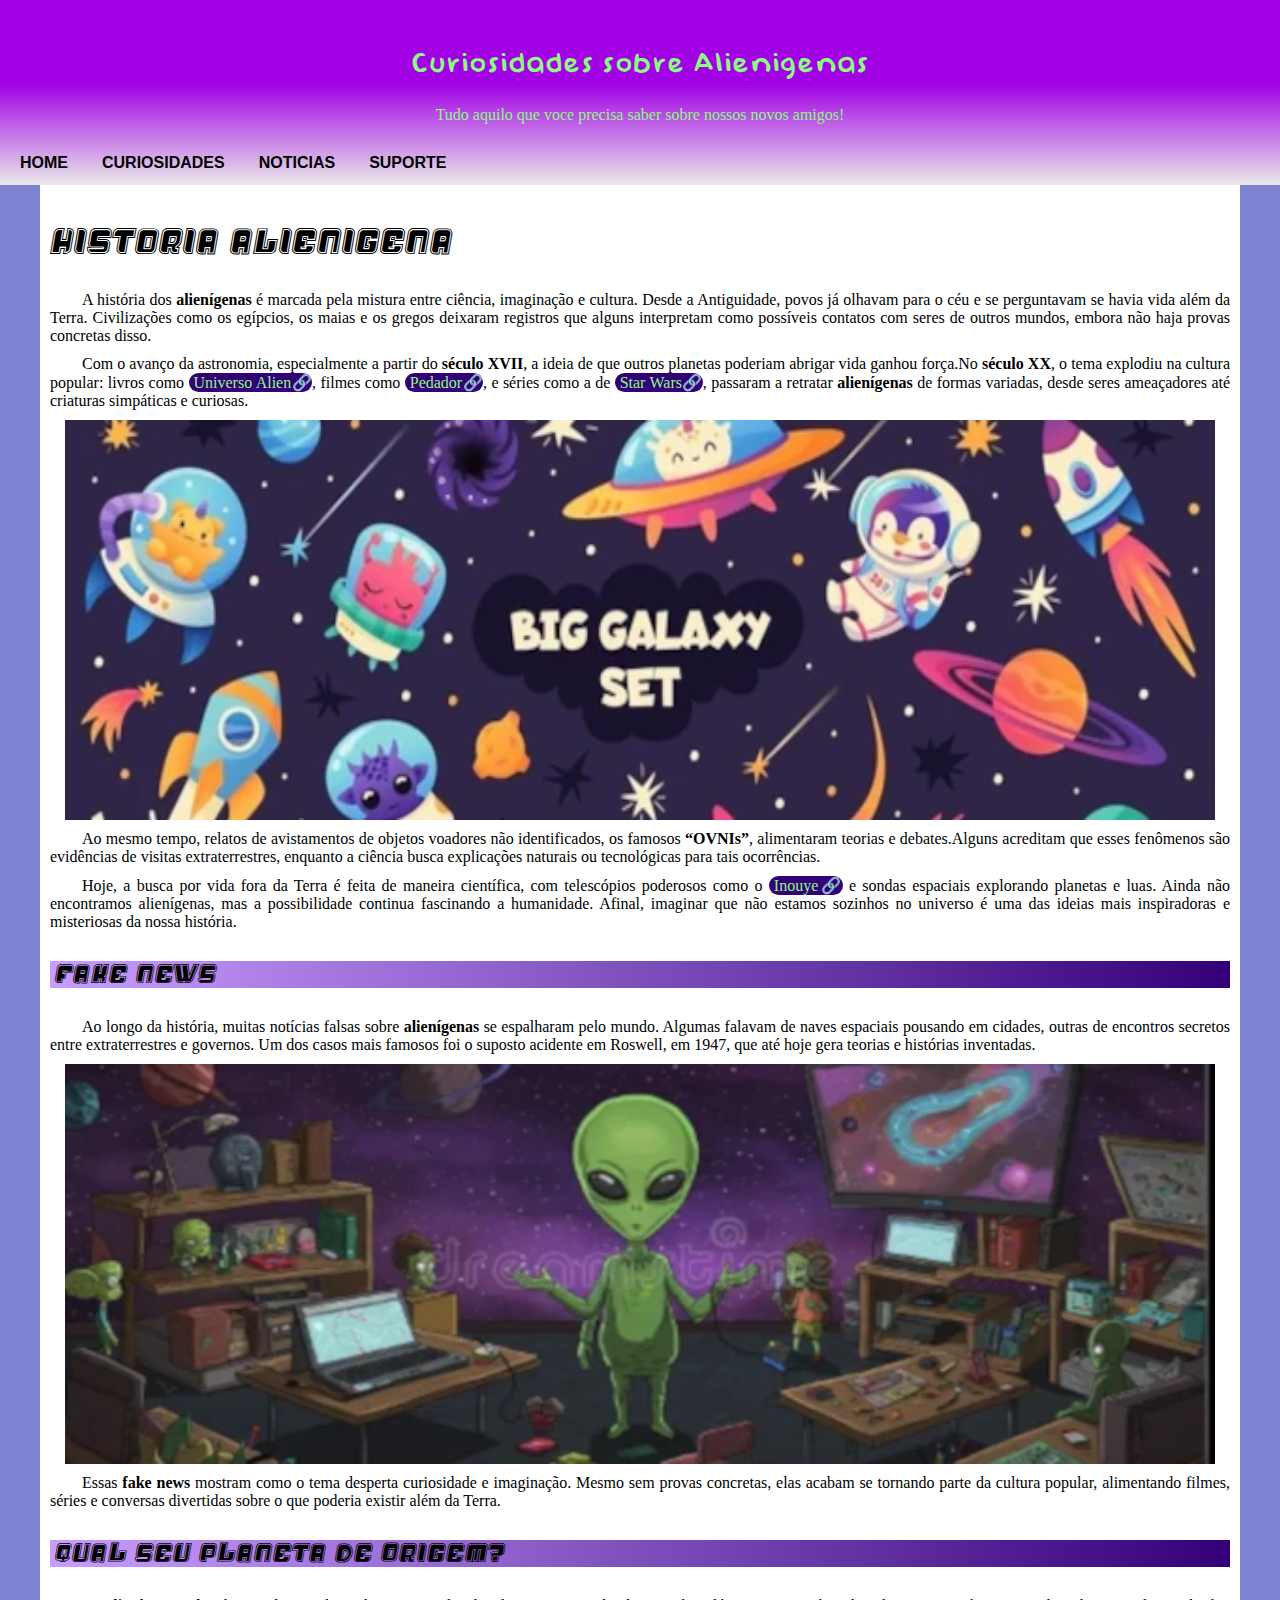
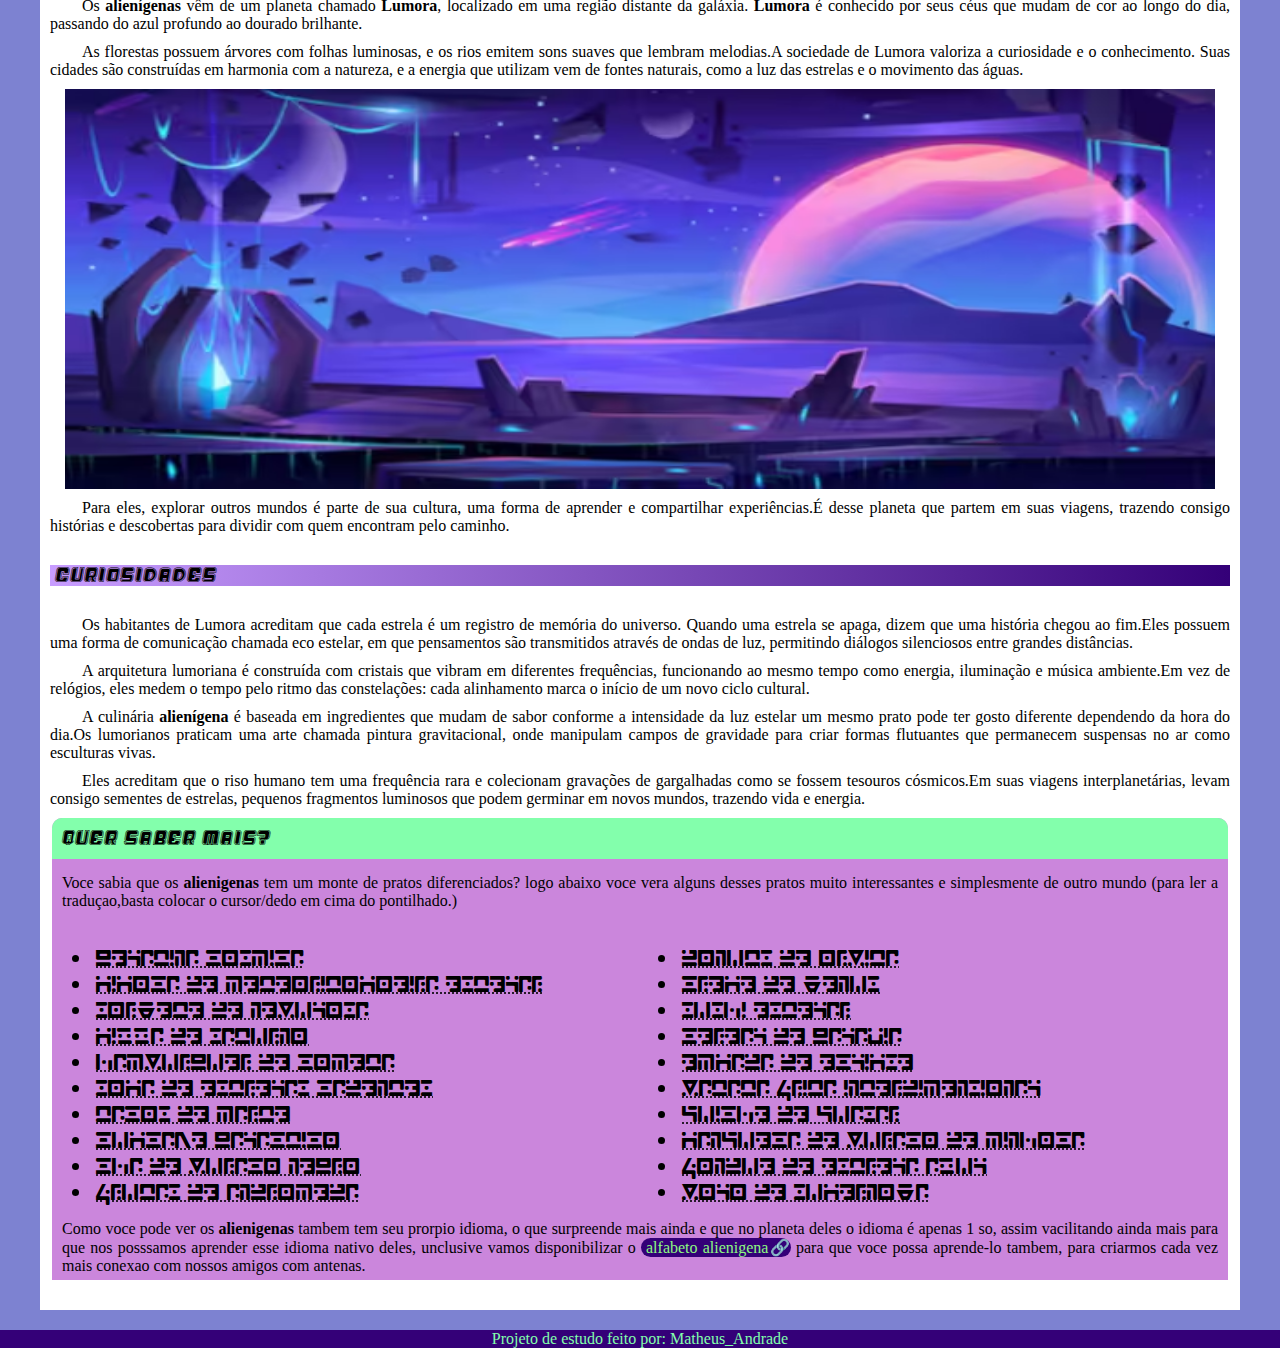
<file: exercicios/desafio-do-alien/index.html>
<!DOCTYPE html>
<html lang="pt-br">
<head>
    <meta charset="UTF-8">
    <meta name="viewport" content="width=device-width, initial-scale=1.0">
    <title> Curiosidades alienigenas</title>
    <link rel="shortcut icon" href="imagens/favicon-32x32.png" type="image/x-icon">
    <link rel="stylesheet" href="estilo/style.css"></head>
<body>
    <header>
        <h1>Curiosidades sobre Alienigenas</h1>
        <p>Tudo aquilo que voce precisa saber sobre nossos novos amigos!</p>
        <nav>
            <a href="#">HOME</a>
            <a href="#">CURIOSIDADES</a>
            <a href="#">NOTICIAS</a>
            <a href="#">SUPORTE</a>
        </nav>
    </header>
    <main>   
        <h1>HISTORIA ALIENIGENA</h1>

        <p>A história dos <strong>alienígenas</strong> é marcada pela mistura entre ciência, imaginação e cultura. Desde a Antiguidade, povos já olhavam para o céu e se perguntavam se havia vida além da Terra. Civilizações como os egípcios, os maias e os gregos deixaram registros que alguns interpretam como possíveis contatos com seres de outros mundos, embora não haja provas concretas disso.</p>

        <p>Com o avanço da astronomia, especialmente a partir do<strong> século XVII</strong>, a ideia de que outros planetas poderiam abrigar vida ganhou força.No <strong>século XX</strong>, o tema explodiu na cultura popular: livros como <a href="https://www.amazon.com.br/Universo-Alien-Extraterrestres-Existem-Cad%C3%AA/dp/8531613949/ref=sr_1_7?adgrpid=1139095878963842&dib=eyJ2IjoiMSJ9.[base64].3_il88wsY9p5DWRwAU-UOaRn3mgSOuHRnXW3K2TpqBY&dib_tag=se&hvadid=71193659646708&hvbmt=be&hvdev=c&hvlocphy=147843&hvnetw=o&hvqmt=e&hvtargid=kwd-71194221455947%3Aloc-20&hydadcr=5760_13231179&keywords=livro+alien%C3%ADgena&mcid=cd5cef64fca531b0bac187c5a7c7a584&msclkid=6b8391c43f341dddd72ff84aaa5216c8&qid=1770952041&sr=8-7" target="_blank">Universo Alien</a>, filmes como <a href="https://estacaonerd.com/predador-terras-selvagens-relembre-os-filmes-da-franquia/" target="_blank">Pedador</a>, e séries como a de <a href="https://driftdigital.com.br/noticias/tudo-sobre/star-wars.phtml">Star Wars</a>, passaram a retratar <strong>alienígenas</strong> de formas variadas, desde seres ameaçadores até criaturas simpáticas e curiosas.</p>

        <picture>
            <source media="(max-width: 600px)" srcset="imagens/biggalaxy-pequeno.webp">

            <img id="biggalaxy" src="imagens/biggalaxy-normal.webp" alt="big galaxy">
        </picture>

        <p>Ao mesmo tempo, relatos de avistamentos de objetos voadores não identificados, os famosos <strong>“OVNIs”</strong>, alimentaram teorias e debates.Alguns acreditam que esses fenômenos são evidências de visitas extraterrestres, enquanto a ciência busca explicações naturais ou tecnológicas para tais ocorrências.</p>

        <p>Hoje, a busca por vida fora da Terra é feita de maneira científica, com telescópios poderosos como o <a href="https://revistagalileu.globo.com/ciencia/espaco/noticia/2025/08/telescopio-mais-potente-do-mundo-faz-imagem-da-coroa-do-sol-mais-definida-ate-hoje.ghtml" target="_blank">Inouye</a> e sondas espaciais explorando planetas e luas. Ainda não encontramos alienígenas, mas a possibilidade continua fascinando a humanidade. Afinal, imaginar que não estamos sozinhos no universo é uma das ideias mais inspiradoras e misteriosas da nossa história.</p>

        <h2>FAKE NEWS</h2>

        <p>Ao longo da história, muitas notícias falsas sobre<strong> alienígenas</strong> se espalharam pelo mundo. Algumas falavam de naves espaciais pousando em cidades, outras de encontros secretos entre extraterrestres e governos. Um dos casos mais famosos foi o suposto acidente em Roswell, em 1947, que até hoje gera teorias e histórias inventadas.</p>

        <picture>
            <source media="(max-width: 600px)" srcset="imagens/falso-pequena.webp">

            <img src="imagens/falso-normal.webp" alt="fake">
        </picture>

        <p>Essas <strong>fake news</strong> mostram como o tema desperta curiosidade e imaginação. Mesmo sem provas concretas, elas acabam se tornando parte da cultura popular, alimentando filmes, séries e conversas divertidas sobre o que poderia existir além da Terra.</p>

        <h2>QUAL SEU PLANETA DE ORIGEM?</h2>

        <p>Os <strong>alienígenas</strong> vêm de um planeta chamado <strong>Lumora</strong>, localizado em uma região distante da galáxia. <strong>Lumora</strong> é conhecido por seus céus que mudam de cor ao longo do dia, passando do azul profundo ao dourado brilhante.</p>

        <p>As florestas possuem árvores com folhas luminosas, e os rios emitem sons suaves que lembram melodias.A sociedade de Lumora valoriza a curiosidade e o conhecimento. Suas cidades são construídas em harmonia com a natureza, e a energia que utilizam vem de fontes naturais, como a luz das estrelas e o movimento das águas. </p>

        <picture>
            <source media="(max-width: 600px)" srcset="imagens/planeta-pequeno.avif">
            
            <img src="imagens/planeta-normal.avif" alt="planeta lumora">
        </picture>

        <p>Para eles, explorar outros mundos é parte de sua cultura, uma forma de aprender e compartilhar experiências.É desse planeta que partem em suas viagens, trazendo consigo histórias e descobertas para dividir com quem encontram pelo caminho.</p>

        <h3>CURIOSIDADES</h3>
            <p>Os habitantes de Lumora acreditam que cada estrela é um registro de memória do universo. Quando uma estrela se apaga, dizem que uma história chegou ao fim.Eles possuem uma forma de comunicação chamada eco estelar, em que pensamentos são transmitidos através de ondas de luz, permitindo diálogos silenciosos entre grandes distâncias.</p>

            <p>A arquitetura lumoriana é construída com cristais que vibram em diferentes frequências, funcionando ao mesmo tempo como energia, iluminação e música ambiente.Em vez de relógios, eles medem o tempo pelo ritmo das constelações: cada alinhamento marca o início de um novo ciclo cultural.</p>

            <p>A culinária <strong>alienígena</strong> é baseada em ingredientes que mudam de sabor conforme a intensidade da luz estelar um mesmo prato pode ter gosto diferente dependendo da hora do dia.Os lumorianos praticam uma arte chamada pintura gravitacional, onde manipulam campos de gravidade para criar formas flutuantes que permanecem suspensas no ar como esculturas vivas.</p>

            <p>Eles acreditam que o riso humano tem uma frequência rara e colecionam gravações de gargalhadas como se fossem tesouros cósmicos.Em suas viagens interplanetárias, levam consigo sementes de estrelas, pequenos fragmentos luminosos que podem germinar em novos mundos, trazendo vida e energia.</p>
    <aside>
        <section>
            <h3>QUER SABER MAIS?</h3>
                <p>Voce sabia que os <strong>alienigenas</strong> tem um monte de pratos diferenciados? logo abaixo voce vera alguns desses pratos muito interessantes e simplesmente de outro mundo (para ler a traduçao,basta colocar o cursor/dedo em cima do pontilhado.)</p>
            <ul>
                <li><abbr title="Gelatina cosmica">Gelatina Cosmica</abbr></li>
                <li><abbr title="Pipoca de Meteoritopoeira estelar">Pipoca de Meteoritopoeira estelar</abbr></li>
                <li><abbr title="Sorvete de Nebulosa">Sorvete de Nebulosa</abbr></li>
                <li><abbr title="Pizza de Saturno">Pizza de Saturno</abbr></li>
                <li><abbr title="Hambúrguer de Cometa">Hamburguer de Cometa</abbr></li>
                <li><abbr title="Sopa de Estrelas Cadentes">Sopa de Estrelas Cadentes</abbr> </li>
                <li><abbr title="Tacos de Marte">Tacos de Marte</abbr></li>
                <li><abbr title="Cupcake Galáctico">Cupcake Galactico</abbr></li>
                <li><abbr title="Chá de Buraco Negro">Cha de Buraco Negro</abbr></li>
                <li><abbr title="Frutas de Andrômeda">Frutas de Andromeda</abbr></li>
                <li><abbr title="Donuts de Órbita">Donuts de Orbita</abbr></li>
                <li><abbr title="Crepe de Vênus">Crepe de Venus</abbr></li>
                <li><abbr title="Sushi Estelar">Sushi Estelar</abbr></li>
                <li><abbr title="Cereal de Galáxia">Cereal de Galaxia</abbr></li>
                <li><abbr title="Empada de Eclipse">Empada de Eclipse</abbr></li>
                <li><abbr title="Batata Frita Interdimensional">Batata Frita Interdimensional</abbr></li>
                <li><abbr title="Quiche de Quasar">Quiche de Quasar</abbr></li>
                <li><abbr title="Panqueca de Buraco de Minhoca">Panqueca de Buraco de Minhoca</abbr></li>
                <li><abbr title="Fondue de Estrela Azul">Fondue de Estrela Azul</abbr></li>
                <li><abbr title="Bolo de Supernova">Bolo de Supernova</abbr></li>
            </ul>
            <p>Como voce pode ver os <strong>alienigenas</strong> tambem tem seu prorpio idioma, o que surpreende mais ainda e que no planeta deles o idioma é apenas 1 so, assim vacilitando ainda mais para que nos posssamos aprender esse idioma nativo deles, unclusive vamos disponibilizar o <a href="https://www.dafont.com/pt/stray.font" target="_blank">alfabeto alienigena</a> para que voce possa aprende-lo tambem, para criarmos cada vez mais conexao com nossos amigos com antenas.</p>
        </section>
    </aside>
    </main>
    <footer>
        <p>Projeto de estudo feito por: Matheus_Andrade</p>
    </footer>
</body>
</html>
</file>
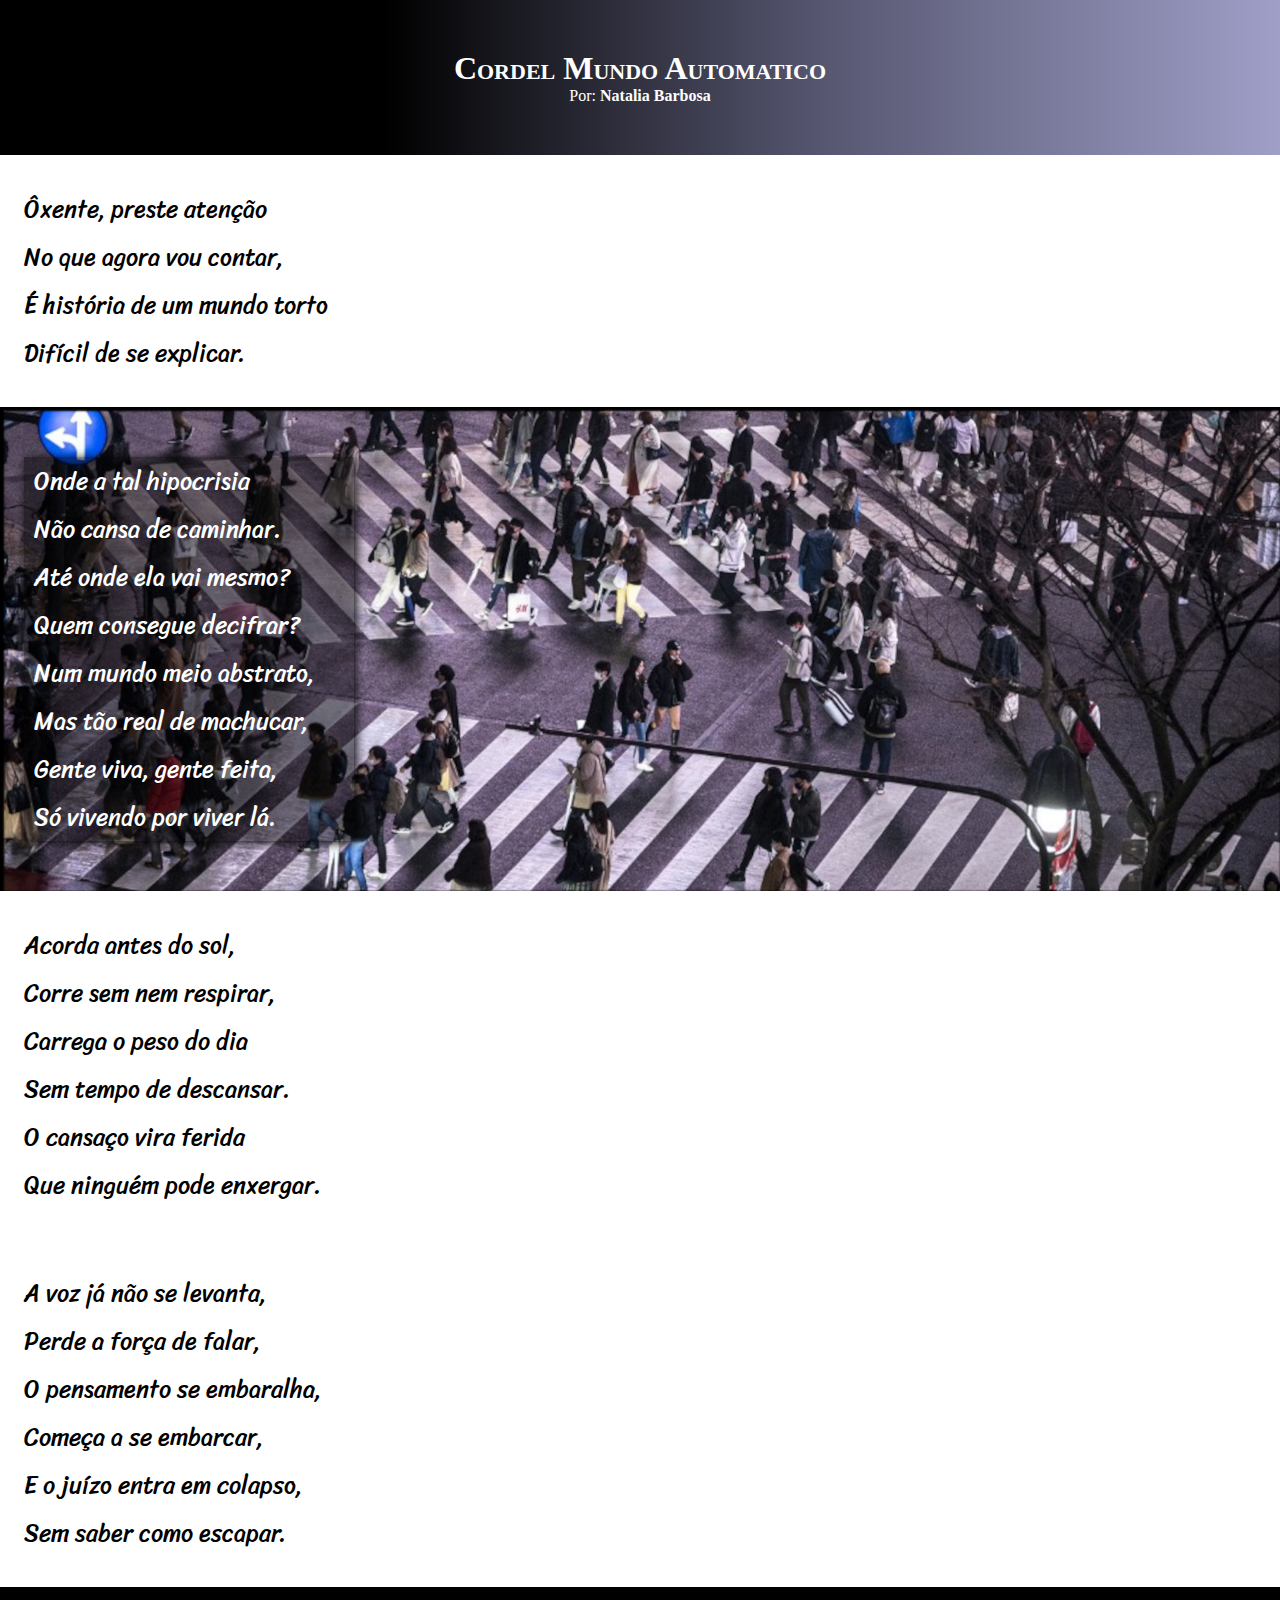
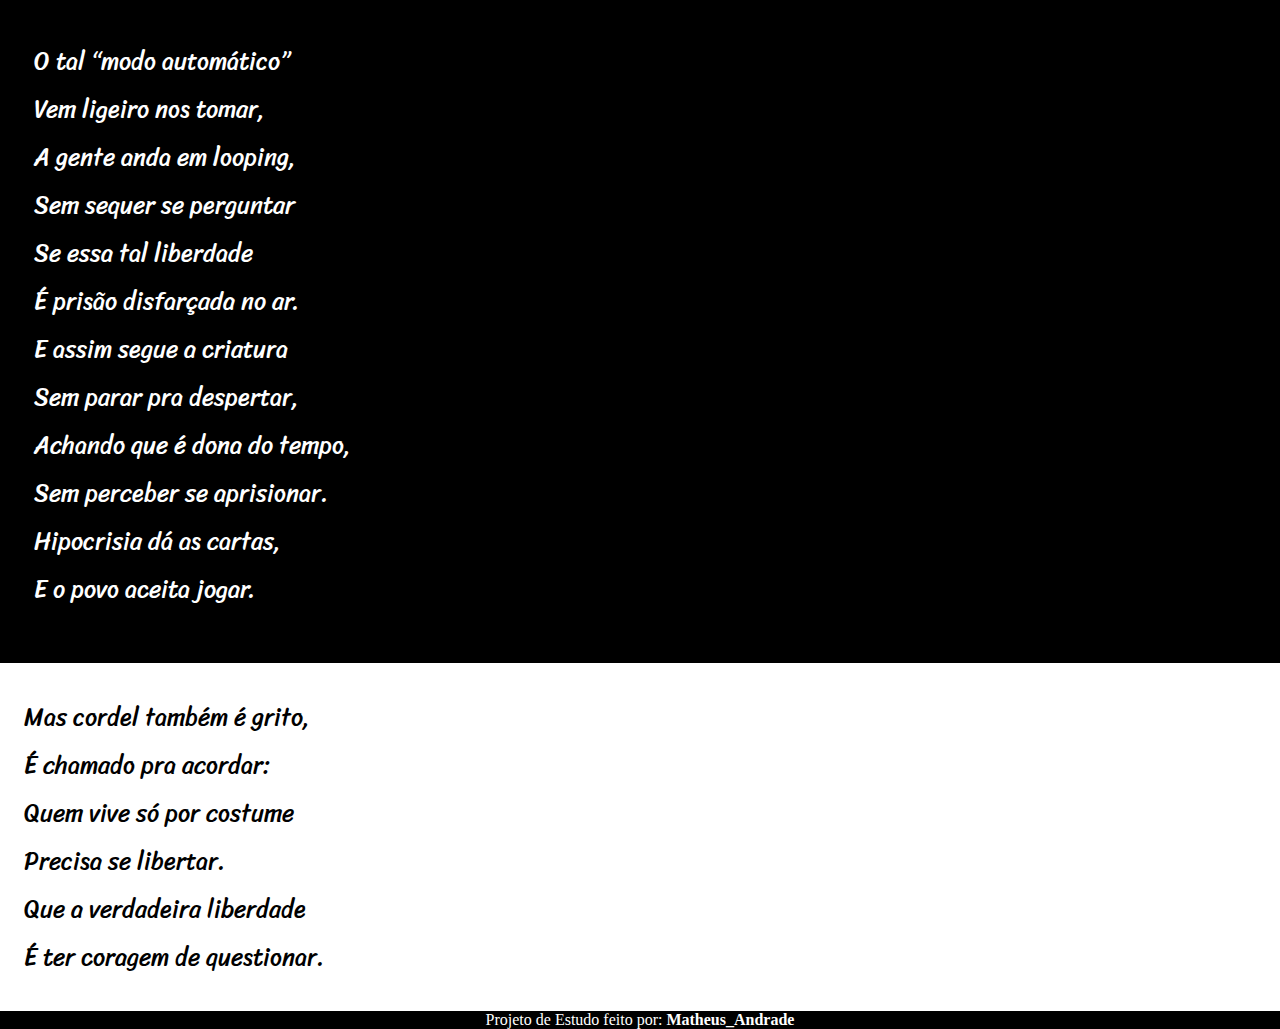
<file: projetos.html-css/desafio-do-cordel-do-mundo-automatico/index.html>
<!DOCTYPE html>
<html lang="pt-br">
<head>
    <meta charset="UTF-8">
    <meta name="viewport" content="width=device-width, initial-scale=1.0">
    <title>Cordel Mundo Automatico</title>
    <link rel="stylesheet" href="Estilo/style.css">
</head>
<body>
    <header>
        <h1>Cordel Mundo Automatico</h1>
        <p>Por:<a href="https://www.instagram.com/nbarbosa7.lima?igsh=MXhmbTBkZGp2bDRobg==" target="_blank"> Natalia Barbosa</a></p>
    </header>
        <section class="normal">
            <p>
                Ôxente, preste atenção <br>
                No que agora vou contar, <br>
                É história de um mundo torto <br>
                Difícil de se explicar. <br>
            </p>
        </section>
        <section class="imagem" id="img01">
            <p>
                Onde a tal hipocrisia <br>
                Não cansa de caminhar. <br>
                Até onde ela vai mesmo? <br>
                Quem consegue decifrar? <br>
                Num mundo meio abstrato, <br>
                Mas tão real de machucar, <br>
                Gente viva, gente feita, <br>
                Só vivendo por viver lá. <br>
            </p>
        </section>
        <section class="normal">
            <p>
                Acorda antes do sol, <br>
                Corre sem nem respirar, <br>
                Carrega o peso do dia <br>
                Sem tempo de descansar. <br>
                O cansaço vira ferida <br>
                Que ninguém pode enxergar.
            </p>
        </section>
        <section class="normal">
            <p>
                A voz já não se levanta, <br>
                Perde a força de falar, <br>
                O pensamento se embaralha, <br>
                Começa a se embarcar, <br>
                E o juízo entra em colapso, <br>
                Sem saber como escapar.
            </p>
        </section>
        <section class="imagem" id="img02">
            <p>
                O tal “modo automático” <br>
                Vem ligeiro nos tomar, <br>
                A gente anda em looping,  <br>
                Sem sequer se perguntar <br>
                Se essa tal liberdade <br>
                É prisão disfarçada no ar. <br>
                E assim segue a criatura <br>
                Sem parar pra despertar, <br>
                Achando que é dona do tempo, <br>
                Sem perceber se aprisionar. <br>
                Hipocrisia dá as cartas, <br>
                E o povo aceita jogar. <br>
            </p>
        </section >
            <section class="normal">
                <p>
                    Mas cordel também é grito, <br>
                    É chamado pra acordar: <br>
                    Quem vive só por costume <br>
                    Precisa se libertar. <br>
                    Que a verdadeira liberdade <br>
                    É ter coragem de questionar. <br>
                </p>
            </section>
            <footer>
                <p>Projeto de Estudo feito por: <strong>Matheus_Andrade</strong></p>
            </footer>
</body>
</html>
</file>
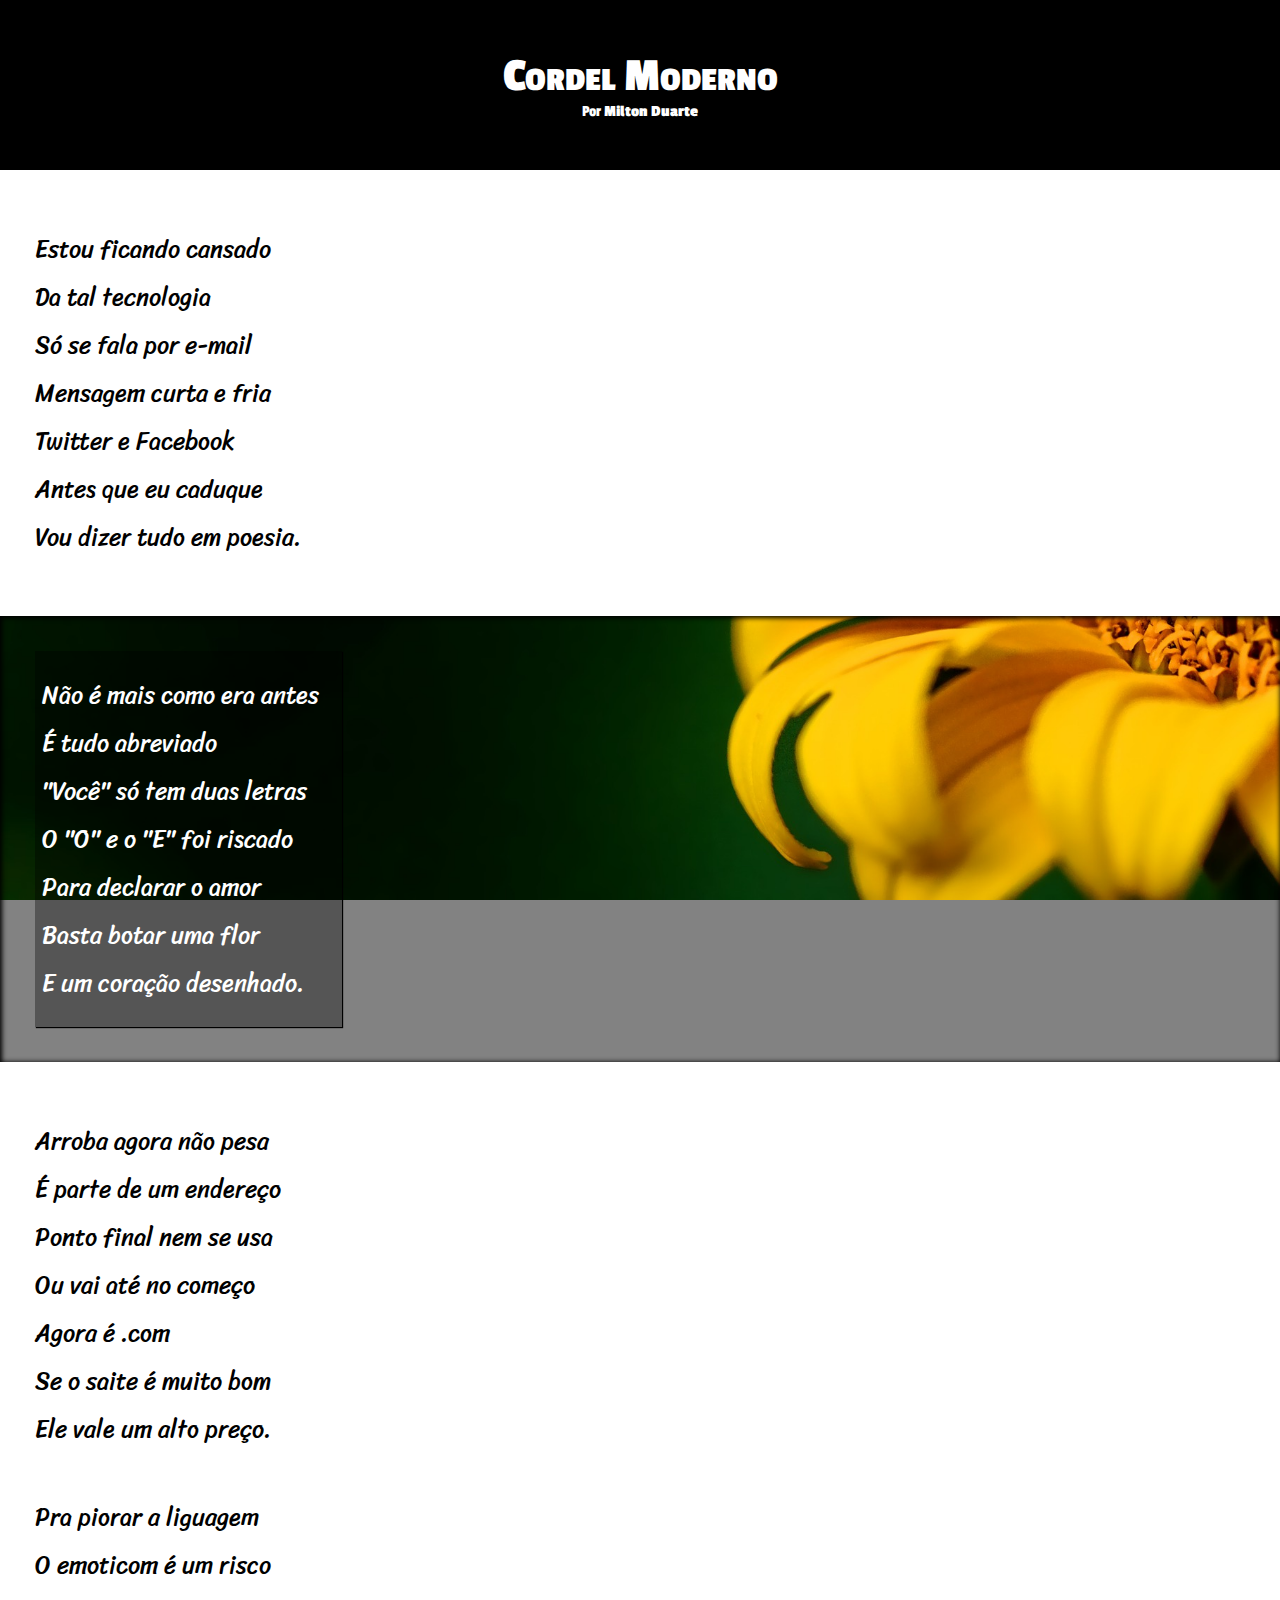
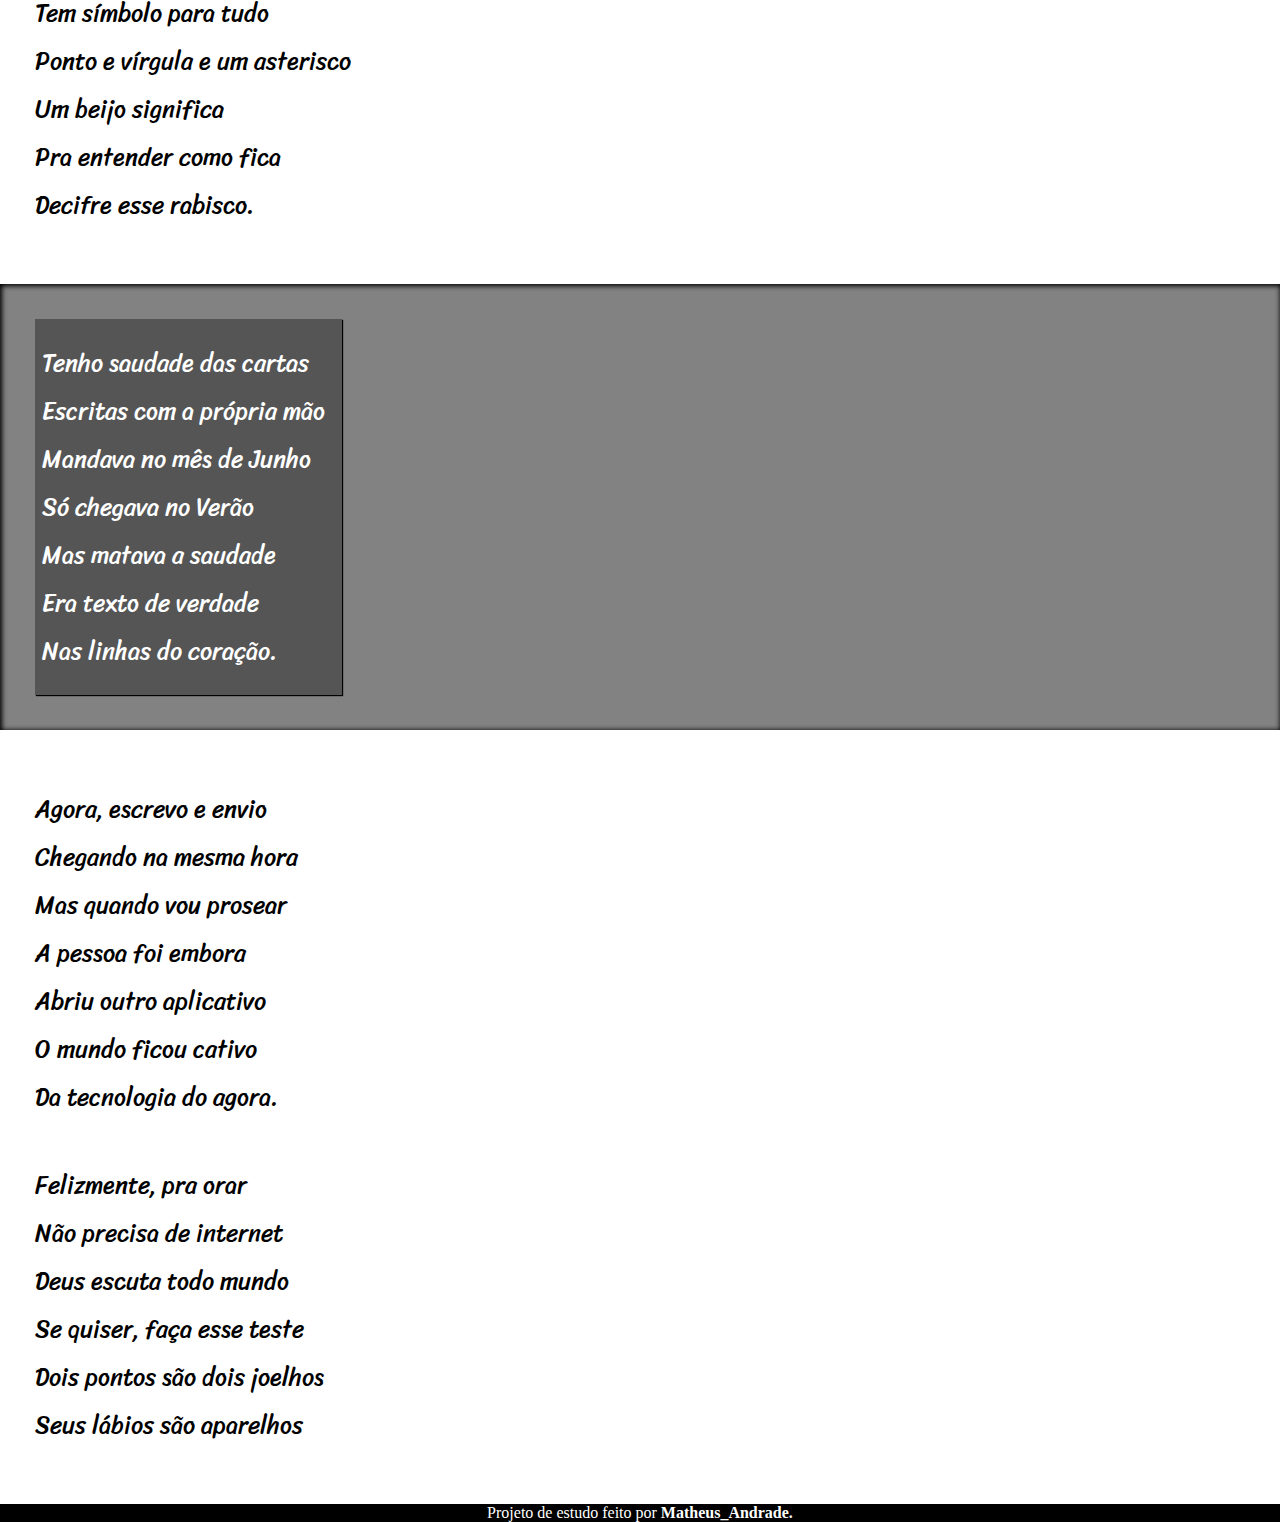
<file: projetos.html-css/desafio-do-cordel/index.html>
<!DOCTYPE html>
<html lang="pt-br">
<head>
    <meta charset="UTF-8">
    <meta name="viewport" content="width=device-width, initial-scale=1.0">
    <title>Cordel Moderno</title>
    <link rel="stylesheet" href="Estilo/style.css">
</head>
<body>
    <header>
        <h1>Cordel Moderno</h1>
        <p>Por <a href="https://www.recantodasletras.com.br/poesias/3186743" target="_blank">Milton Duarte</a></p>
    </header>
    <section class="normal">
        <p>
            Estou ficando cansado <br>
            Da tal tecnologia <br>
            Só se fala por e-mail <br>
            Mensagem curta e fria <br>
            Twitter e Facebook <br>
            Antes que eu caduque <br>
            Vou dizer tudo em poesia. <br>
        </p>
    </section>
    <section class="imagem" id="img01">
            <p>
                Não é mais como era antes <br>
                É tudo abreviado <br>
                "Você" só tem duas letras <br>
                O "O" e o "E" foi riscado <br>
                Para declarar o amor <br>
                Basta botar uma flor <br>
                E um coração desenhado. <br>
            </p>
    </section>
    <section class="normal">
            <p>
                Arroba agora não pesa <br>
                É parte de um endereço <br>
                Ponto final nem se usa <br>
                Ou vai até no começo <br>
                Agora é .com <br>
                Se o saite é muito bom <br>
                Ele vale um alto preço. <br>
            </p>
            <p>
                Pra piorar a liguagem <br>
                O emoticom é um risco <br>
                Tem símbolo para tudo <br>
                Ponto e vírgula e um asterisco <br>
                Um beijo significa <br>
                Pra entender como fica <br>
                Decifre esse rabisco. <br>
            </p>
    </section>
    <section class="imagem" id="img02">
        <p>
            Tenho saudade das cartas <br>
            Escritas com a própria mão <br>
            Mandava no mês de Junho <br>
            Só chegava no Verão <br>
            Mas matava a saudade <br>
            Era texto de verdade <br>
            Nas linhas do coração. <br>
        </p>
    </section>
    <section class="normal">
            <p>
                Agora, escrevo e envio <br>
                Chegando na mesma hora <br>
                Mas quando vou prosear <br>
                A pessoa foi embora <br>
                Abriu outro aplicativo <br>
                O mundo ficou cativo <br>
                Da tecnologia do agora. <br>
            </p>
            <p>
                Felizmente, pra orar <br>
                Não precisa de internet <br>
                Deus escuta todo mundo <br>
                Se quiser, faça esse teste <br>
                Dois pontos são dois joelhos <br>
                Seus lábios são aparelhos <br>
            </p>
    </section>
    <footer>
        <p>Projeto de estudo feito por <strong>Matheus_Andrade.</strong></p>
    </footer>
</body>
</html>
</file>
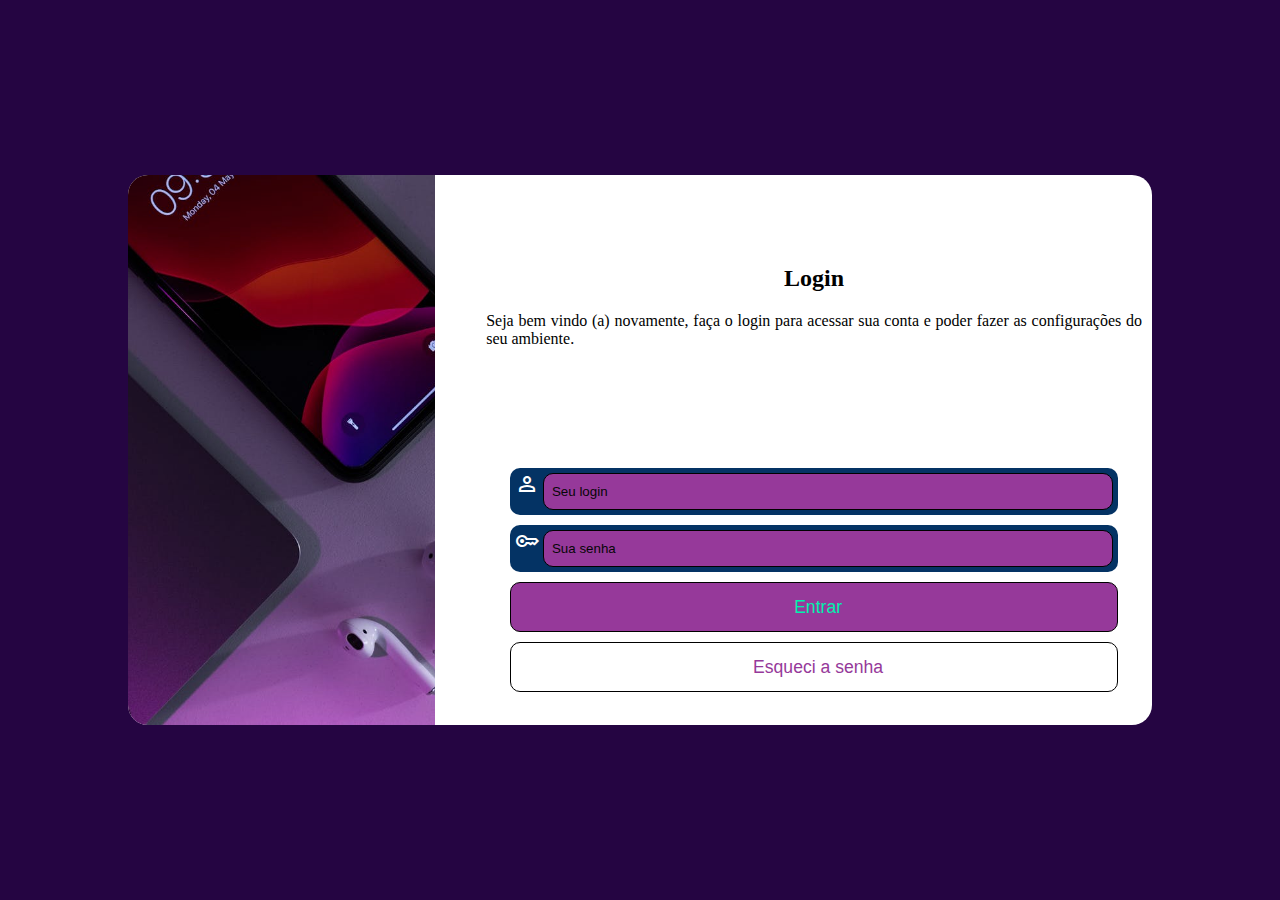
<file: projetos.html-css/desafio-login/index.html>
<!DOCTYPE html>
<html lang="pt-br">
<head>
    <meta charset="UTF-8">
    <meta name="viewport" content="width=device-width, initial-scale=1.0">
    <title>tela de login</title>
    <link rel="stylesheet" href="estilos/mobile.css">
    <link rel="stylesheet" href="estilos/media-queries.css">
    <link href="https://fonts.googleapis.com/css2?family=Material+Symbols+Outlined" rel="stylesheet" />
</head>
<body>
    <main>
        <div id="foto">

        </div>
        <section id="apresentaçao">
            <h2>Login</h2>
            <p>Seja bem vindo (a) novamente, faça o login para acessar sua conta e poder fazer as configurações do seu ambiente.</p>
        </section>
        <section id="formulario">
            <div id="form01">
                <form action="cadastro.js" method="post" autocomplete="on">
                    <label for="login"><span class="material-symbols-outlined">person</span></label>
                    <input type="text" name="" id="login" placeholder="Seu login" minlength="5" maxlength="30" autocomplete="username" required> <br>
            </div>
                <div id="form02">
                    <label for="senha"><span class="material-symbols-outlined">key</span></label>
                    <input type="password" name="" id="senha" placeholder="Sua senha" minlength="5" maxlength="12" autocomplete="current-password" required>
                </div>
                <div id="form03">
                    <input class="log" type="submit" value="Entrar">
                    <input id="recuperaçao" class="log" type="submit" value="Esqueci a senha"> 
                </div>
            </form>
        </section>
    </main>
</body>
</html>
</file>
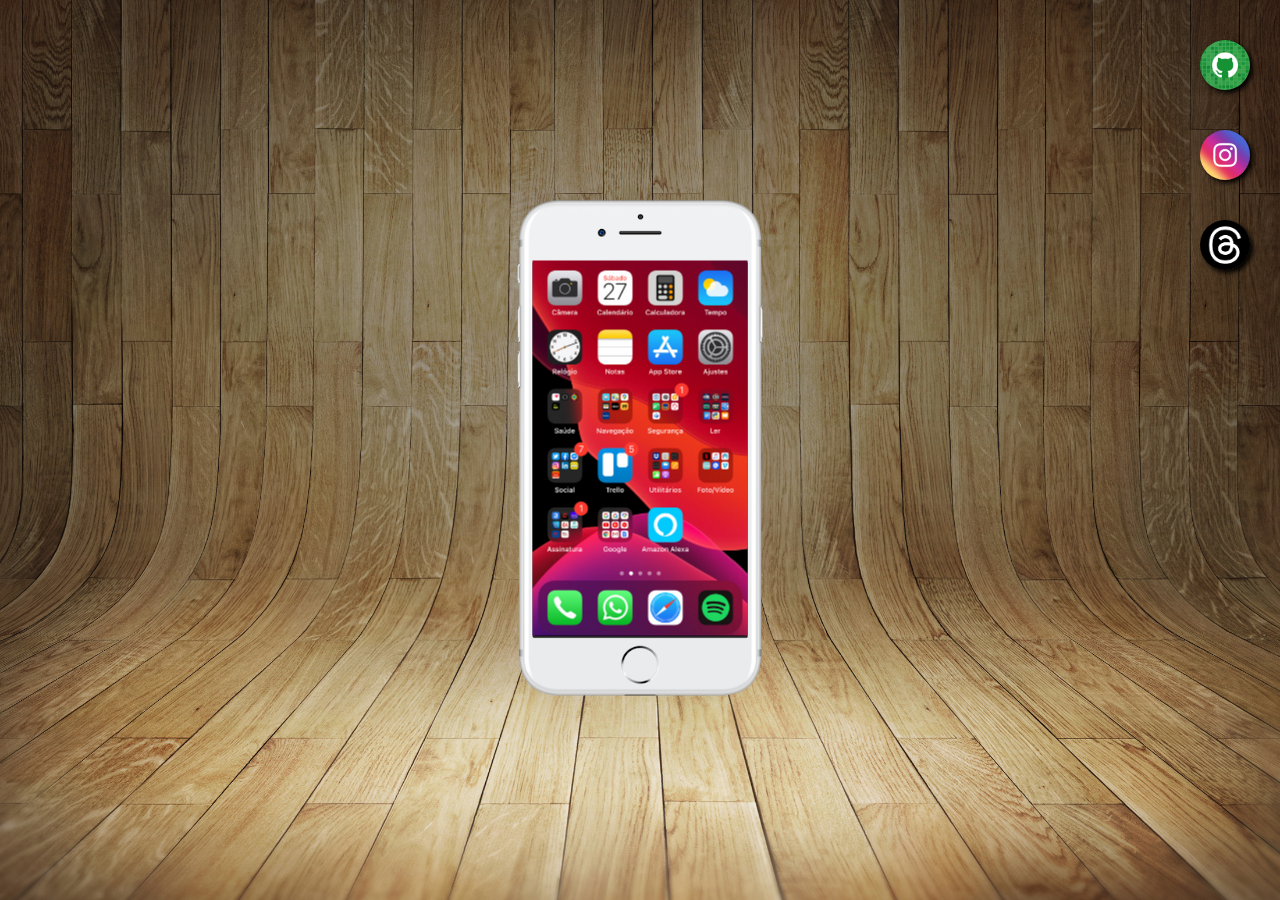
<file: projetos.html-css/desafio-social/index.html>
<!DOCTYPE html>
<html lang="pt-br">
<head>
    <meta charset="UTF-8">
    <meta name="viewport" content="width=device-width, initial-scale=1.0">
    <title>desafio social</title>
    <link rel="shortcut icon" href="favicon.ico" type="image/x-icon">
    <link rel="stylesheet" href="estilo/style.css">
</head>
<body>
    <main>
        <nav>
            <a href="github.html" target="ligar"><img class="logo" src="imagens/logo-github.jpg" alt="github"></a>
            <a href="instagram.html" target="ligar"><img class="logo" src="imagens/logo-instagram.jpg" alt="instagram"></a>
            <a href="threads.html" target="ligar"><img class="logo" src="imagens/logo-threads.webp" alt="threads"></a>
        </nav>
        <section id="telefone">
            <img src="imagens/frame-iphone.png" alt="iphone">
        </section>
        <section id="tela">
            <iframe src="home.html" sandbox="sandbox" name="ligar" frameborder="0"></iframe>
        </section>
    </main>
</body>
</html>
</file>
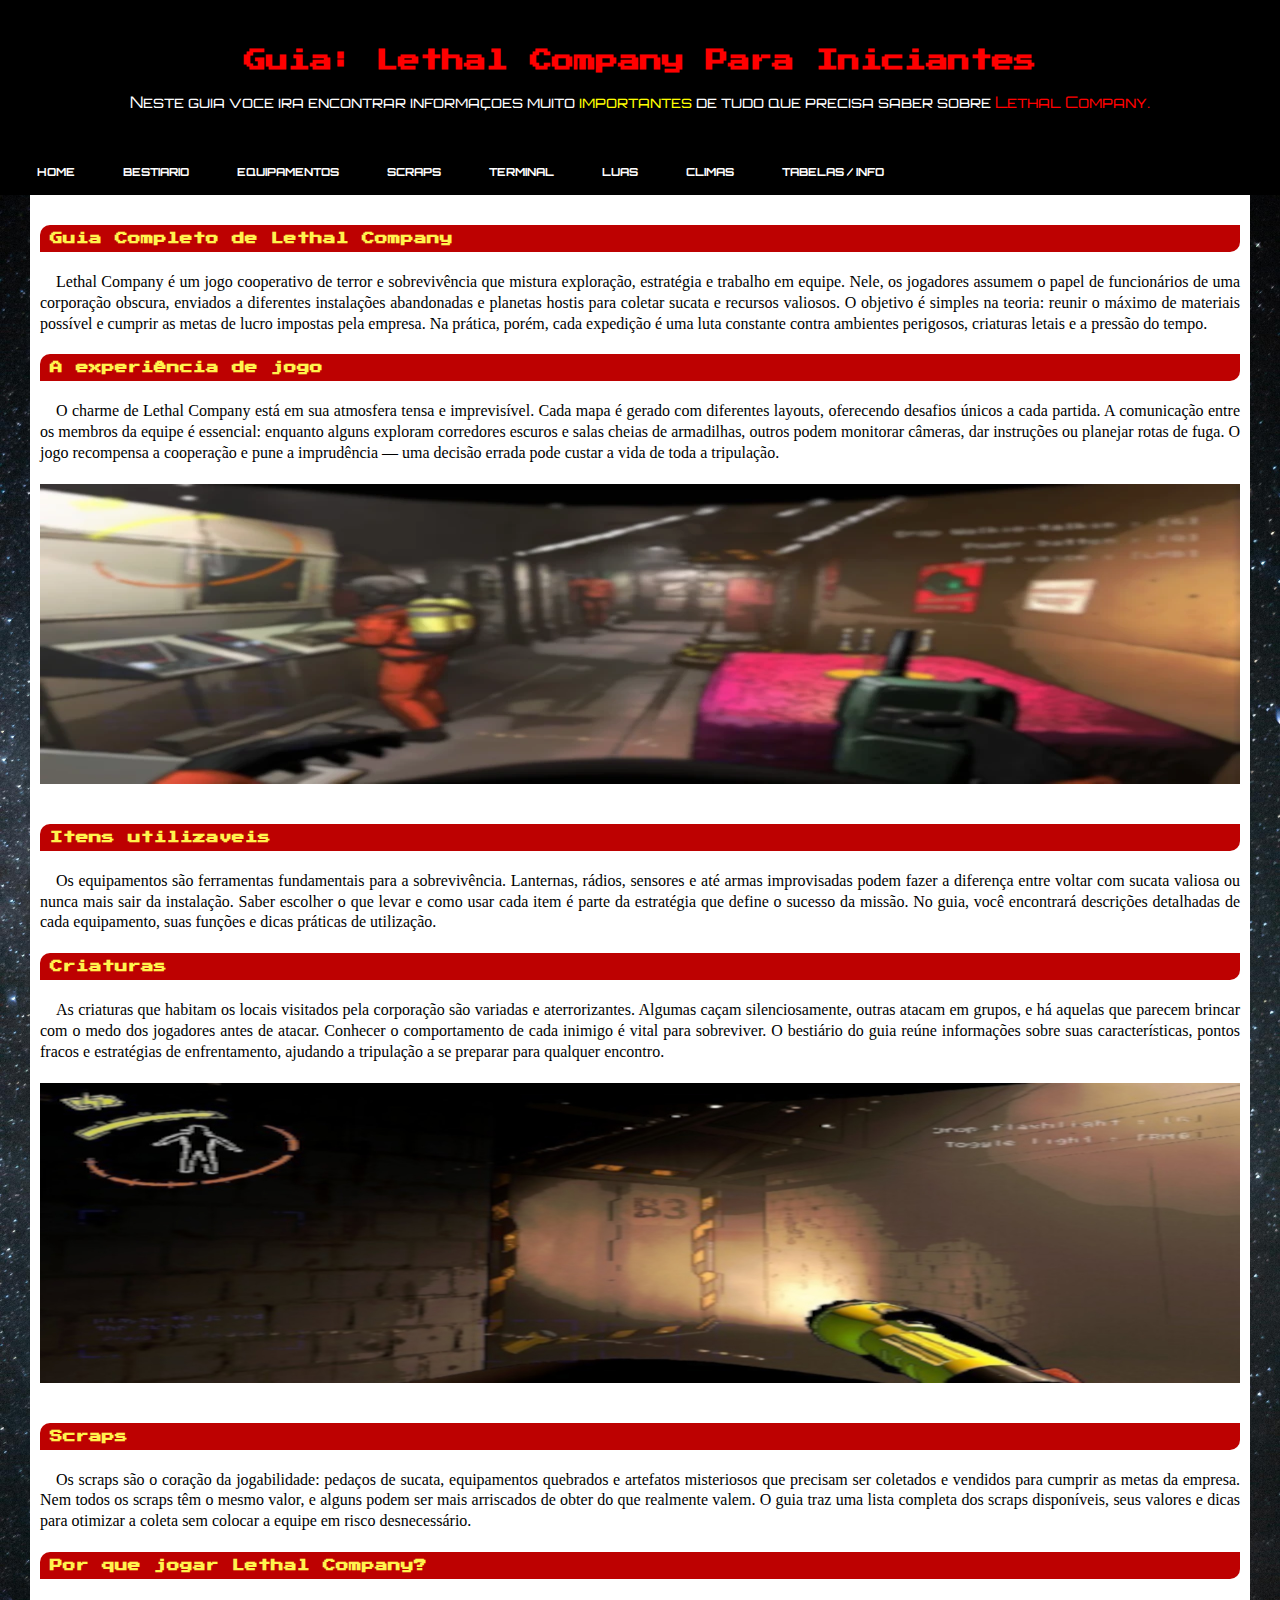
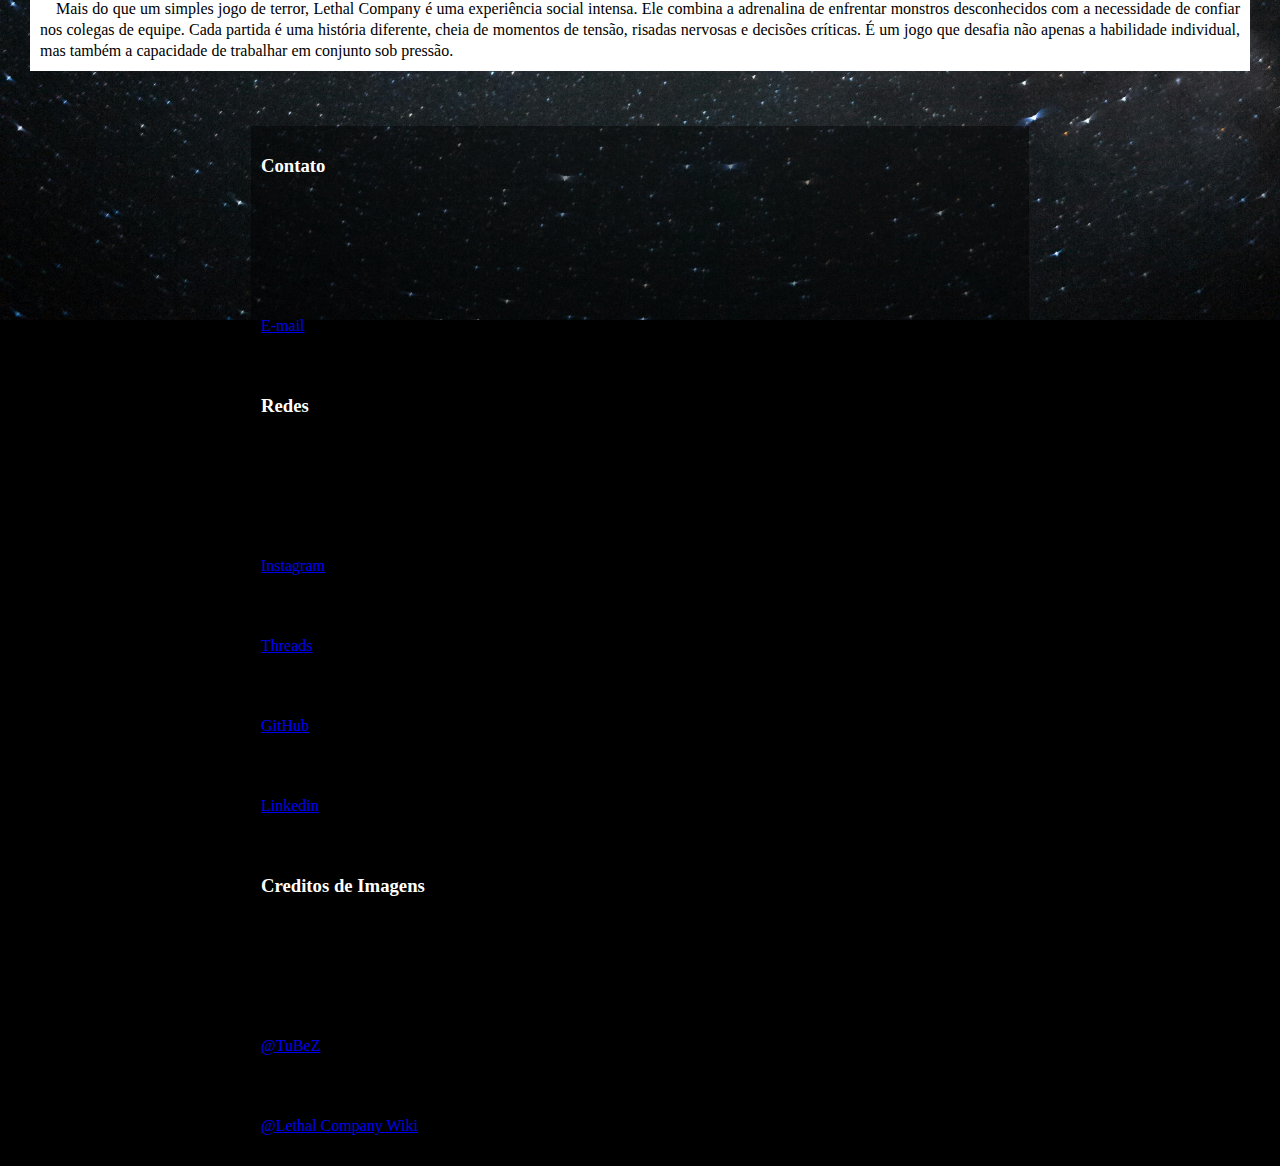
<file: projetos.html-css/guia-lethal-company/index.html>
<!DOCTYPE html>
<html lang="pt-br">
<head>
    <meta charset="UTF-8">
    <meta name="viewport"  content="width=device-width, initial-scale=1.0">
    <title>Guia Lethal Compant: Informaçoes sobre Scraps, Monstros, Equiepamentos, Luas, Climas etc...</title>
    <link rel="stylesheet" href="estilo/style.css">
    <link rel="shortcut icon" href="imagens/imagens-home/favicon-original.png" type="image/x-icon">
</head>
<body>
    <header>
        <h1>Guia: Lethal Company Para Iniciantes</h1>
        <p>Neste guia voce ira encontrar informaçoes muito <mark class="marc01">importantes</mark> de tudo que precisa saber sobre <mark class="marc02">Lethal Company.</mark></p>
        <nav>
            <a href="index.html" target="_self">HOME</a>
            <a href="bestiario.html" target="_self">BESTIARIO</a>
            <a href="equipamentos.html" target="_self">EQUIPAMENTOS</a>
            <a href="scraps.html" target="_self">SCRAPS</a>
            <a href="terminal.html">TERMINAL</a>
            <a href="luas.html">LUAS</a>
            <a href="climas.html">CLIMAS</a>
            <a href="tabelasinfo.html">TABELAS / INFO</a>
        </nav>
    </header>
    <main>
        <section>
            <h2>Guia Completo de Lethal Company</h2>
            <p>Lethal Company é um jogo cooperativo de terror e sobrevivência que mistura exploração, estratégia e trabalho em equipe. Nele, os jogadores assumem o papel de funcionários de uma corporação obscura, enviados a diferentes instalações abandonadas e planetas hostis para coletar sucata e recursos valiosos. O objetivo é simples na teoria: reunir o máximo de materiais possível e cumprir as metas de lucro impostas pela empresa. Na prática, porém, cada expedição é uma luta constante contra ambientes perigosos, criaturas letais e a pressão do tempo.</p>
        </section>
        <section>
            <h2>A experiência de jogo</h2>
            <p>O charme de Lethal Company está em sua atmosfera tensa e imprevisível. Cada mapa é gerado com diferentes layouts, oferecendo desafios únicos a cada partida. A comunicação entre os membros da equipe é essencial: enquanto alguns exploram corredores escuros e salas cheias de armadilhas, outros podem monitorar câmeras, dar instruções ou planejar rotas de fuga. O jogo recompensa a cooperação e pune a imprudência — uma decisão errada pode custar a vida de toda a tripulação.</p>
        </section>
            <picture>
                <source media="(max-width: 492px)"srcset="imagens/imagens-home/pequena-home01.webp" type="image/webp">
                
                <img class="photo01" src="imagens/imagens-home/grande-home01.webp" alt="imagem01">
            </picture>

        <section>
            <h2>Itens utilizaveis</h2>

            <p>Os equipamentos são ferramentas fundamentais para a sobrevivência. Lanternas, rádios, sensores e até armas improvisadas podem fazer a diferença entre voltar com sucata valiosa ou nunca mais sair da instalação. Saber escolher o que levar e como usar cada item é parte da estratégia que define o sucesso da missão. No guia, você encontrará descrições detalhadas de cada equipamento, suas funções e dicas práticas de utilização.</p>
        </section>
        <section>
            <h2>Criaturas</h2>
            <p>As criaturas que habitam os locais visitados pela corporação são variadas e aterrorizantes. Algumas caçam silenciosamente, outras atacam em grupos, e há aquelas que parecem brincar com o medo dos jogadores antes de atacar. Conhecer o comportamento de cada inimigo é vital para sobreviver. O bestiário do guia reúne informações sobre suas características, pontos fracos e estratégias de enfrentamento, ajudando a tripulação a se preparar para qualquer encontro.</p>
        </section>
        <picture>
            <source media="(max-width: 492px)" srcset="imagens/imagens-home/pequena-home02.jpg" type="image/webp">

            <img class="photo02" src="imagens/imagens-home/grande-home02.jpg" alt="imagem02">
        </picture>
        <section>
            <h2>Scraps</h2>
            <p>Os scraps são o coração da jogabilidade: pedaços de sucata, equipamentos quebrados e artefatos misteriosos que precisam ser coletados e vendidos para cumprir as metas da empresa. Nem todos os scraps têm o mesmo valor, e alguns podem ser mais arriscados de obter do que realmente valem. O guia traz uma lista completa dos scraps disponíveis, seus valores e dicas para otimizar a coleta sem colocar a equipe em risco desnecessário.</p>
        </section>
        <section>
            <h2>Por que jogar Lethal Company?</h2>
            <p>Mais do que um simples jogo de terror, Lethal Company é uma experiência social intensa. Ele combina a adrenalina de enfrentar monstros desconhecidos com a necessidade de confiar nos colegas de equipe. Cada partida é uma história diferente, cheia de momentos de tensão, risadas nervosas e decisões críticas. É um jogo que desafia não apenas a habilidade individual, mas também a capacidade de trabalhar em conjunto sob pressão.</p>
        </section>
    </main>
    <footer>
        <div class="footer-container">
            <div>
                <h3>Contato</h3> <br>
                <p><a href="#" target="_blank">E-mail</a></p>
            </div>
            <div>
                <h3>Redes</h3> <br>
                <p><a href="https://www.instagram.com/cappuccino_caramelizado?igsh=cjN0Y2w0bndqbzln" target="_blank">Instagram</a> </p>
                <p><a href="https://www.threads.com/@cappuccino_caramelizado" target="_blank">Threads</a></p>
                <p><a href="https://github.com/Matheus-Andrade-Hub" target="_blank">GitHub</a> </p>
                <p><a href="https://www.linkedin.com/in/matheus-andrade-2159b0208?utm_source=share&utm_campaign=share_via&utm_content=profile&utm_medium=android_app" target="_blank">Linkedin</a> </p>
            </div>
            <div>
                <h3>Creditos de Imagens</h3> <br>
                <p><a href="https://steamcommunity.com/sharedfiles/filedetails/?l=spanish&id=3080004446" target="_blank">@TuBeZ</a></p>
                <p><a href="https://lethal-company.fandom.com/wiki/Lethal_Company_Wiki" target="_blank">@Lethal Company Wiki</a></p>
            </div>
        </div>
    </footer>
</body>
</html>
</file>
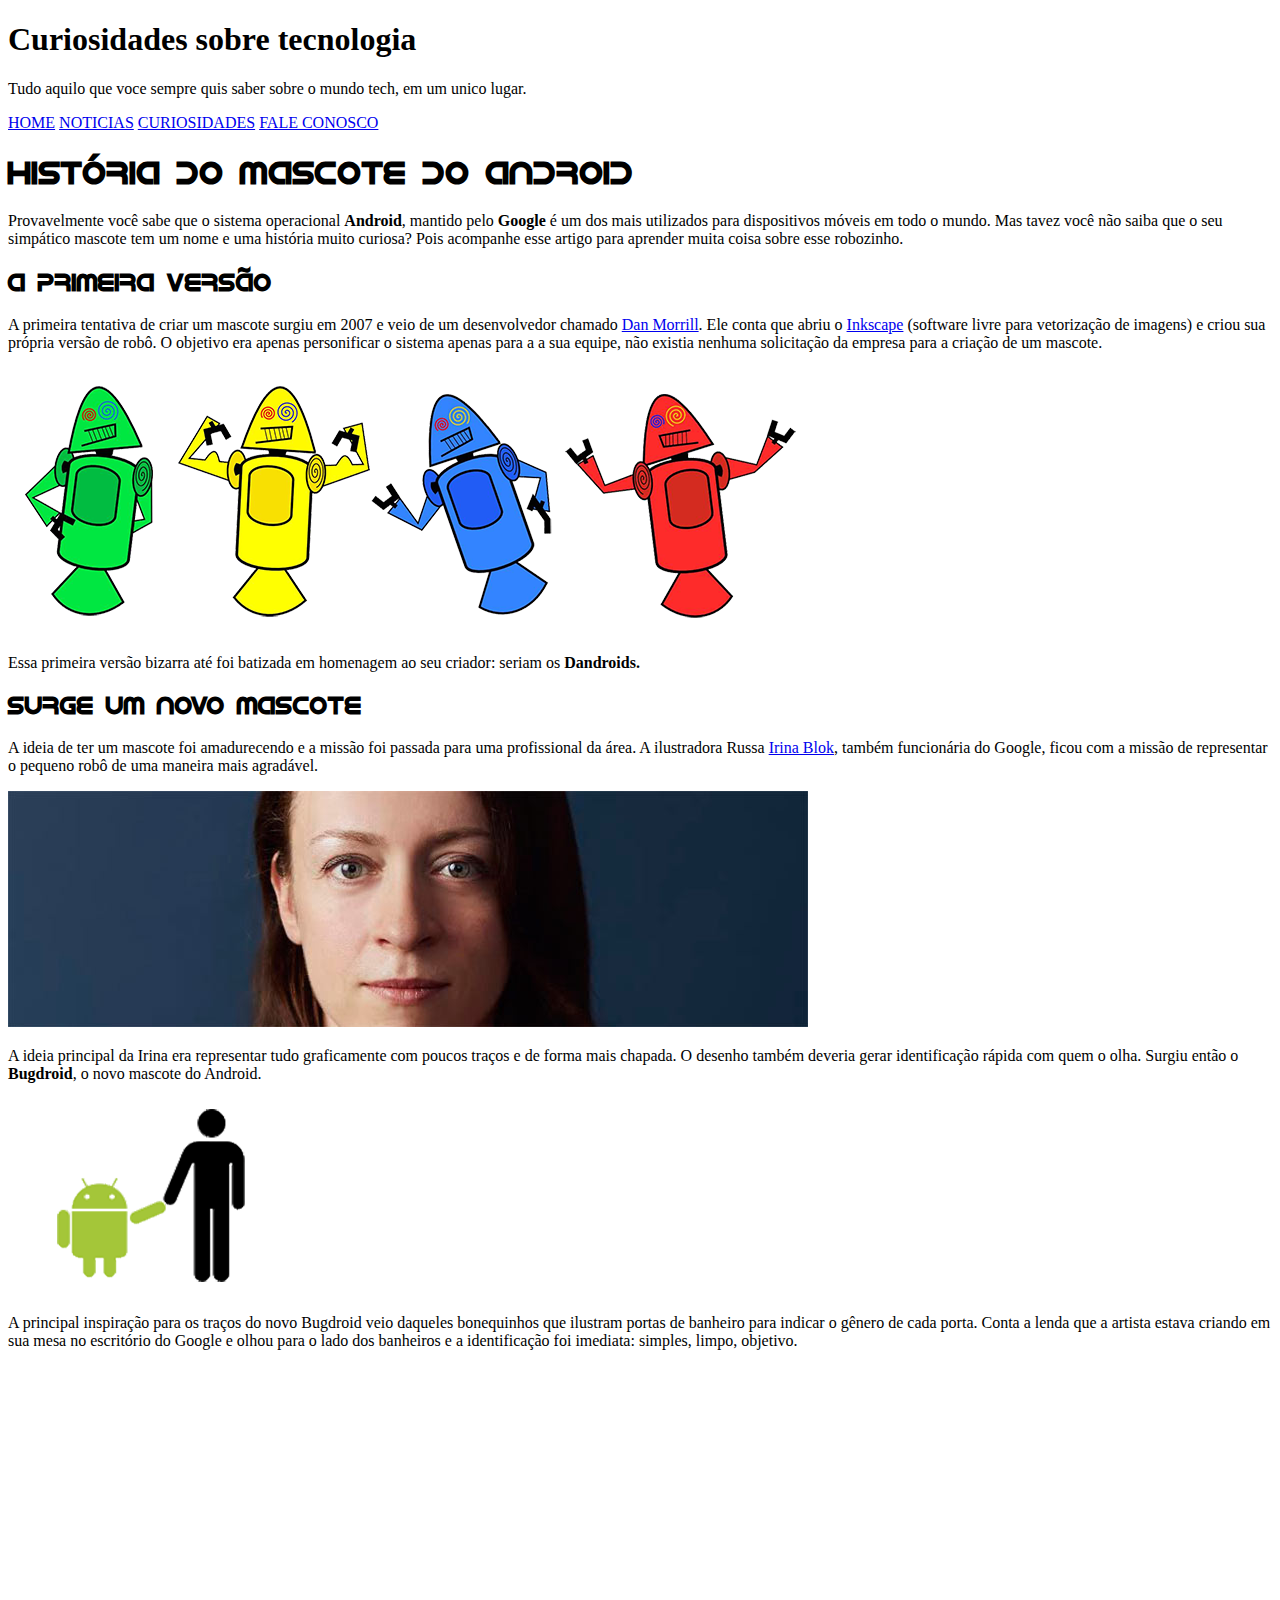
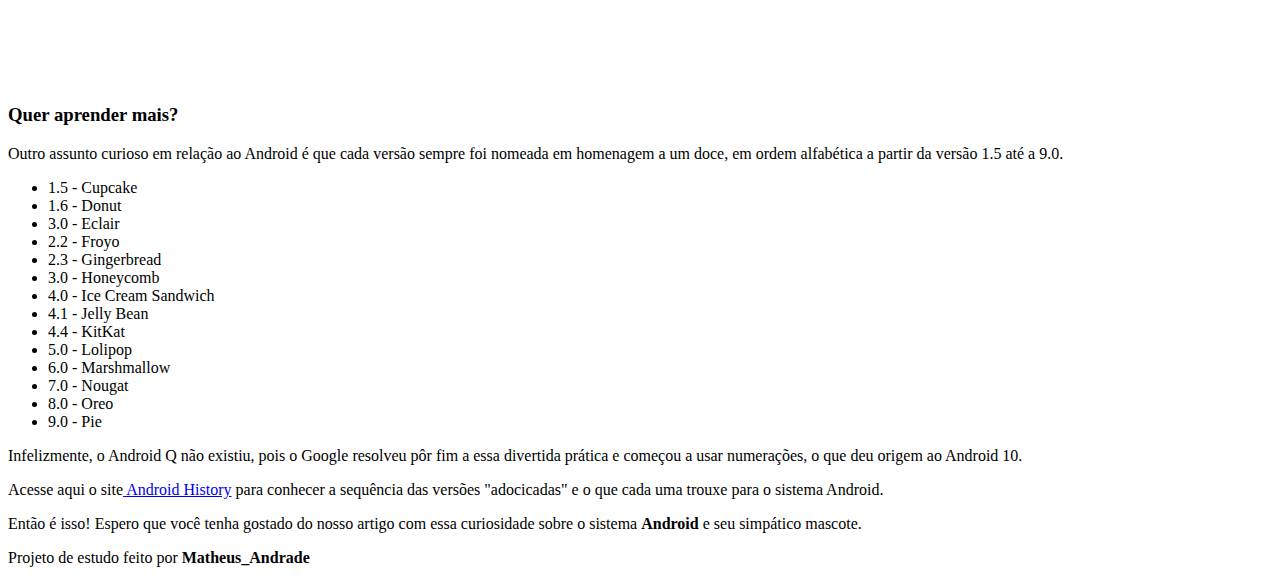
<file: exercicios/desafio-do-android/android.html>
<!DOCTYPE html>
<html lang="pt-br">
<head>
    <meta charset="UTF-8">
    <meta name="viewport" content="width=device-width, initial-scale=1.0">
    <title>como surgiu o mascote do android</title>
    <link rel="shortcut icon" href="imagens/favicon.ico" type="image/x-icon">
    <link rel="stylesheet" href="estilo/style.css">
</head>
<body>
    <header>
        <h1>Curiosidades sobre tecnologia</h1>
        <p>Tudo aquilo que voce sempre quis saber sobre o mundo tech, em um unico lugar.</p>
        <nav>
            <a href="#">HOME</a>
            <a href="#">NOTICIAS</a>
            <a href="#">CURIOSIDADES</a>
            <a href="#">FALE CONOSCO</a>
        </nav>
    </header>
    <main>
        <h1>História do Mascote do Android</h1>

        <p>Provavelmente você sabe que o sistema operacional <strong>Android</strong>, mantido pelo<strong> Google</strong> é um dos mais utilizados para dispositivos móveis em todo o mundo. Mas tavez você não saiba que o seu simpático mascote tem um nome e uma história muito curiosa? Pois acompanhe esse artigo para aprender muita coisa sobre esse robozinho.</p>

        <h2>A primeira versão</h2>

        <p>A primeira tentativa de criar um mascote surgiu em 2007 e veio de um desenvolvedor chamado <a href="https://gd.eurisko.com.br/2013/01/05/os-primeiros-mascotes-originais-do-android/#google_vignette" target="_blank"> Dan Morrill</a>. Ele conta que abriu o <a href="https://inkscape.org/pt-br/" target="_blank">Inkscape</a> (software livre para vetorização de imagens) e criou sua própria versão de robô. O objetivo era apenas personificar o sistema apenas para a a sua equipe, não existia nenhuma solicitação da empresa para a criação de um mascote.</p>

        <picture>
            <source media="(max-width: 600px )" srcset="imagens/dan-droids-pq.png">

            <img src="imagens/dan-droids.png" alt="dandroids">
        </picture>

        <p>Essa primeira versão bizarra até foi batizada em homenagem ao seu criador: seriam os <strong>Dandroids.</strong></p>

        <h2>Surge um novo mascote</h2>

        <p>A ideia de ter um mascote foi amadurecendo e a missão foi passada para uma  profissional da área. A ilustradora Russa <a href="https://www.irinablok.com/" target="_blank">Irina Blok</a>, também funcionária do Google, ficou com a missão de representar o pequeno robô de uma maneira mais agradável.</p>

        <picture>
            <source media="(max-width: 600px)" srcset="imagens/irina-blok-pq.jpg">

            <img src="imagens/irina-blok.jpg" alt="Irina Blok">
        </picture>

        <p>A ideia principal da Irina era representar tudo graficamente com poucos traços e de forma mais chapada. O desenho também deveria gerar identificação rápida com quem o olha. Surgiu então o <strong>Bugdroid</strong>, o novo mascote do Android.</p>

        <picture>
            <source media="(max-width: 600px)" srcset="imagens/bugdroid.png">

            <img id="bugdroid" src="imagens/bugdroid.png" alt="Bugdroid">
        </picture>

        <p>A principal inspiração para os traços do novo Bugdroid veio daqueles bonequinhos que ilustram portas de banheiro para indicar o gênero de cada porta. Conta a lenda que a artista estava criando em sua mesa no escritório do Google e olhou para o lado dos banheiros e a identificação foi imediata: simples, limpo, objetivo.</p>

        <div class="video">
            <iframe width="560" height="315" src="https://www.youtube.com/embed/l2UDgpLz20M?si=8wGBxp9zPixOfxQp" title="YouTube video player" frameborder="0" allow="accelerometer; autoplay; clipboard-write; encrypted-media; gyroscope; picture-in-picture; web-share" referrerpolicy="strict-origin-when-cross-origin" allowfullscreen></iframe>
        </div>
    
        <aside>
            <h3> Quer aprender mais? </h3>
            <p>Outro assunto curioso em relação ao Android é que cada versão sempre foi nomeada em homenagem a um doce, em ordem alfabética a partir da versão 1.5 até a 9.0.</p>

            <ul>
                <li>1.5 - Cupcake</li>
                <li>1.6 - Donut</li>
                <li>3.0 - Eclair</li>
                <li>2.2 - Froyo</li>
                <li>2.3 - Gingerbread</li>
                <li>3.0 - Honeycomb</li>
                <li>4.0 - Ice Cream Sandwich</li>
                <li>4.1 - Jelly Bean</li>
                <li>4.4 - KitKat</li>
                <li>5.0 - Lolipop</li>
                <li>6.0 - Marshmallow</li>
                <li>7.0 - Nougat</li>
                <li>8.0 - Oreo</li>
                <li>9.0 - Pie</li>
            </ul>

            <p>Infelizmente, o Android Q não existiu, pois o Google resolveu pôr fim a essa divertida prática e começou a usar numerações, o que deu origem ao Android 10.</p>
            
            <p>
                <p id="lista">Acesse aqui o site<a href="https://www.androidauthority.com/history-android-os-name-789433/" target="_blank"> Android History</a> para conhecer a sequência das versões "adocicadas" e o que cada uma trouxe para o sistema Android.</p>
        </aside>
            </p>
            <p>Então é isso! Espero que você tenha gostado do nosso artigo com essa curiosidade sobre o sistema <strong>Android</strong> e seu simpático mascote.</p>
            
    </main>
    <footer>
        <p>Projeto de estudo feito por <strong>Matheus_Andrade</strong></p>
    </footer>
</body>
</html>
</file>
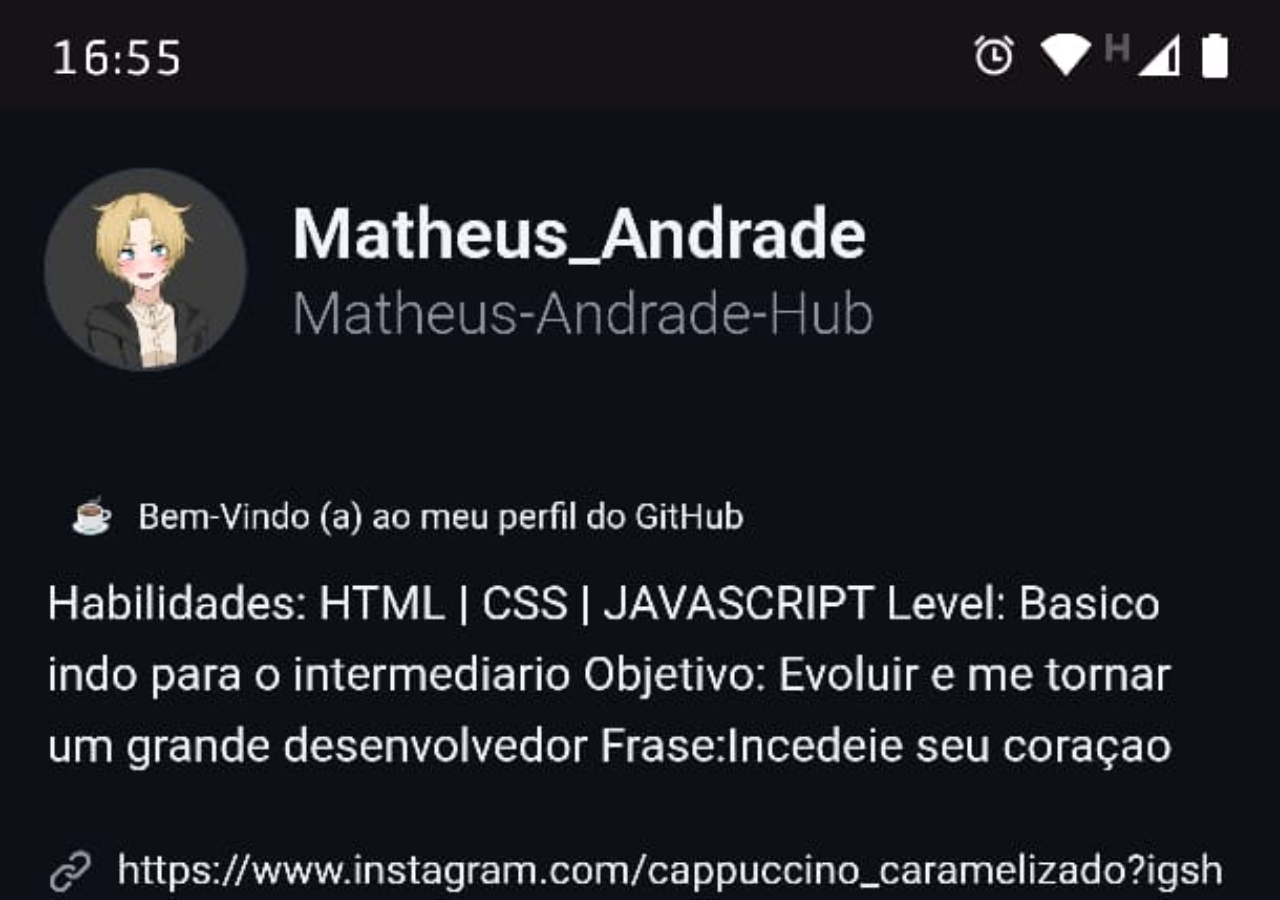
<file: projetos.html-css/desafio-social/github.html>
<!DOCTYPE html>
<html lang="pt-br">
<head>
    <meta charset="UTF-8">
    <meta name="viewport" content="width=device-width, initial-scale=1.0">
    <title></title>
    <style>
        body {
        background-image: url(imagens/tela-github.jpeg);
        background-attachment: fixed;
        background-repeat: no-repeat;
        background-size: cover;
        }
    </style>
</head>
<body>
    
</body>
</html>
</file>
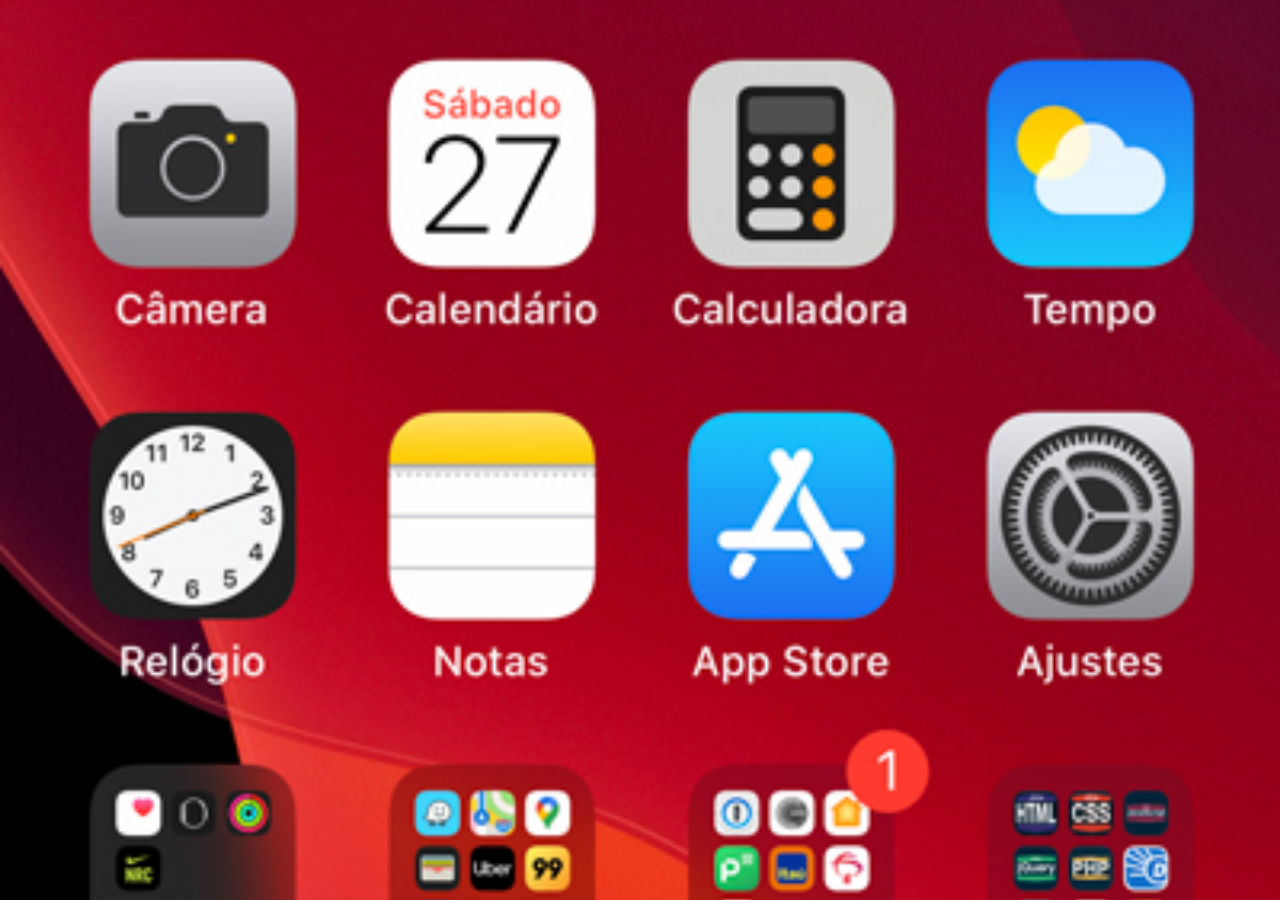
<file: projetos.html-css/desafio-social/home.html>
<!DOCTYPE html>
<html lang="pt-br">
<head>
    <meta charset="UTF-8">
    <meta name="viewport" content="width=device-width, initial-scale=1.0">
    <title></title>
    <style>
        body {
            background-image: url(imagens/tela-home.jpg);
            background-attachment: fixed;
            background-repeat: no-repeat;
            background-size: cover;
        }
    </style>
</head>
<body>
    
</body>
</html>
</file>
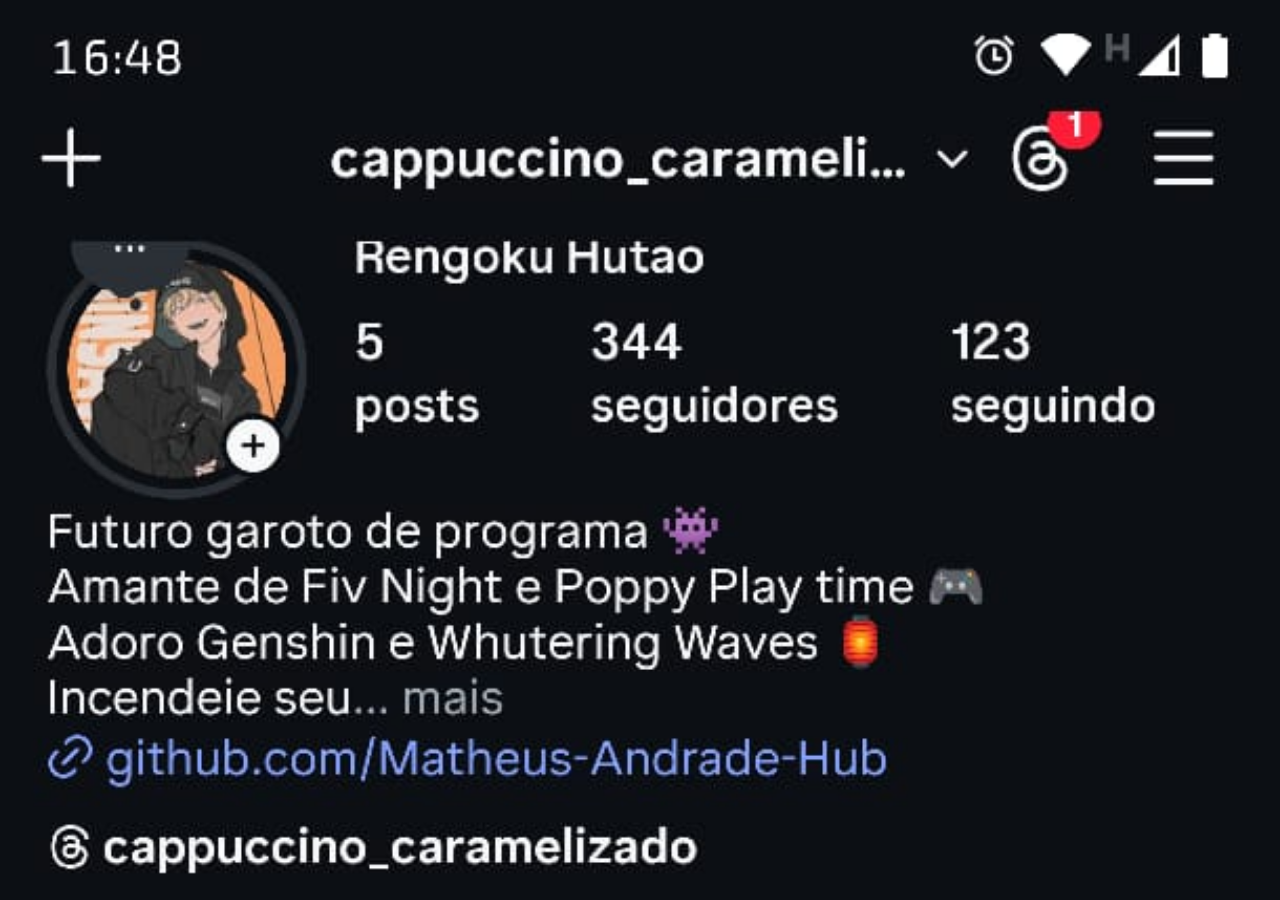
<file: projetos.html-css/desafio-social/instagram.html>
<!DOCTYPE html>
<html lang="pt-br">
<head>
    <meta charset="UTF-8">
    <meta name="viewport" content="width=device-width, initial-scale=1.0">
    <title></title>
    <style>
        body {
        background-image: url(imagens/foto-instagram.jpeg);
        background-attachment: fixed;
        background-repeat: no-repeat;
        background-size: cover;
        }
    </style>
</head>
<body>
    
</body>
</html>
</file>
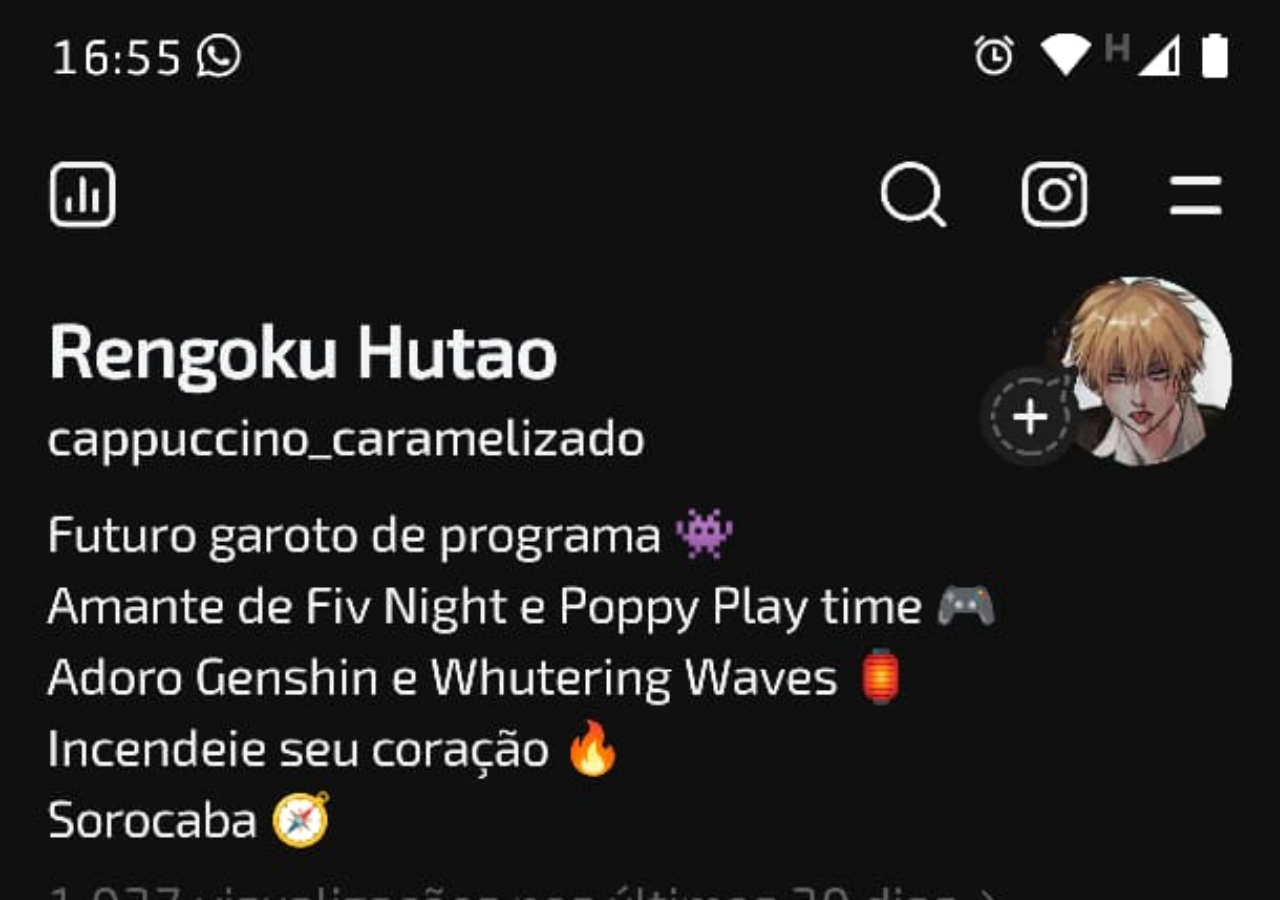
<file: projetos.html-css/desafio-social/threads.html>
<!DOCTYPE html>
<html lang="pt-br">
<head>
    <meta charset="UTF-8">
    <meta name="viewport" content="width=device-width, initial-scale=1.0">
    <title></title>
    <style>
        body {
        background-image: url(imagens/tela-threads.jpeg);
        background-attachment: fixed;
        background-repeat: no-repeat;
        background-size: cover;
        }
    </style>
</head>
<body>
    
</body>
</html>
</file>
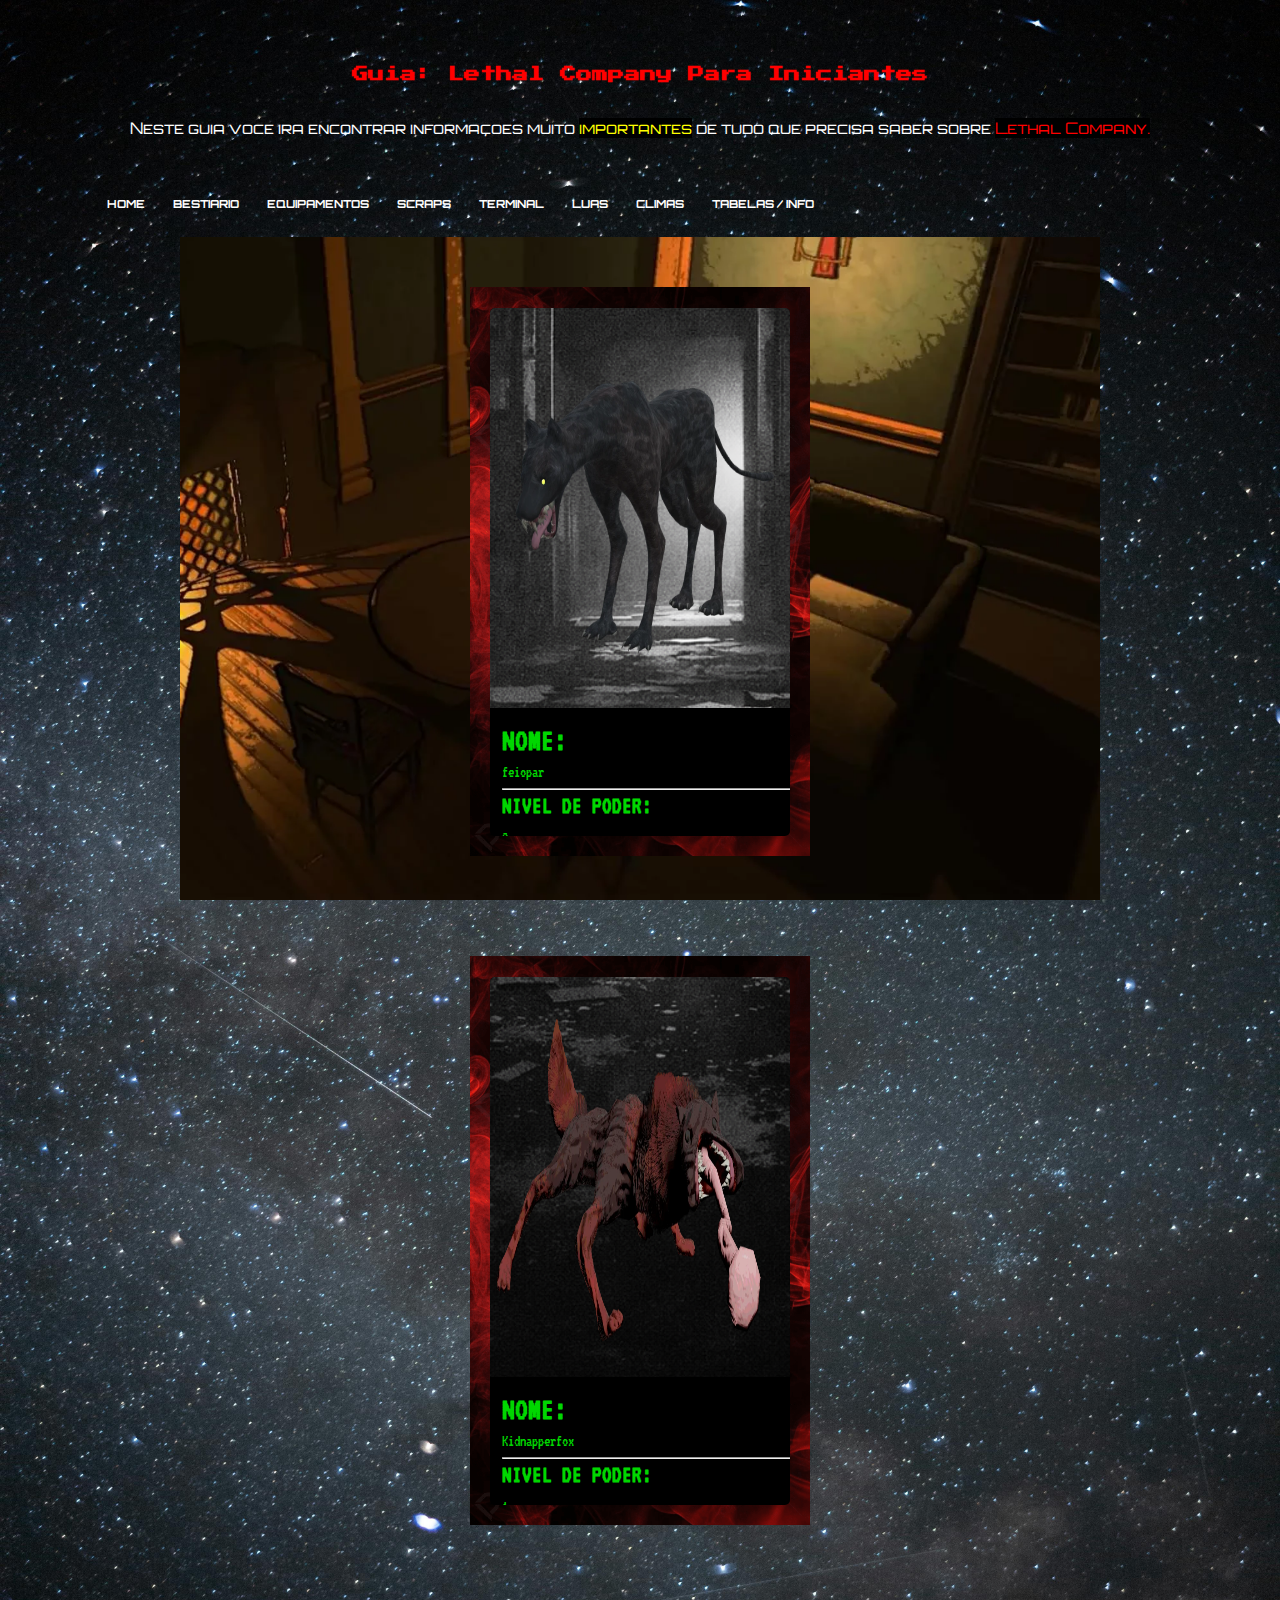
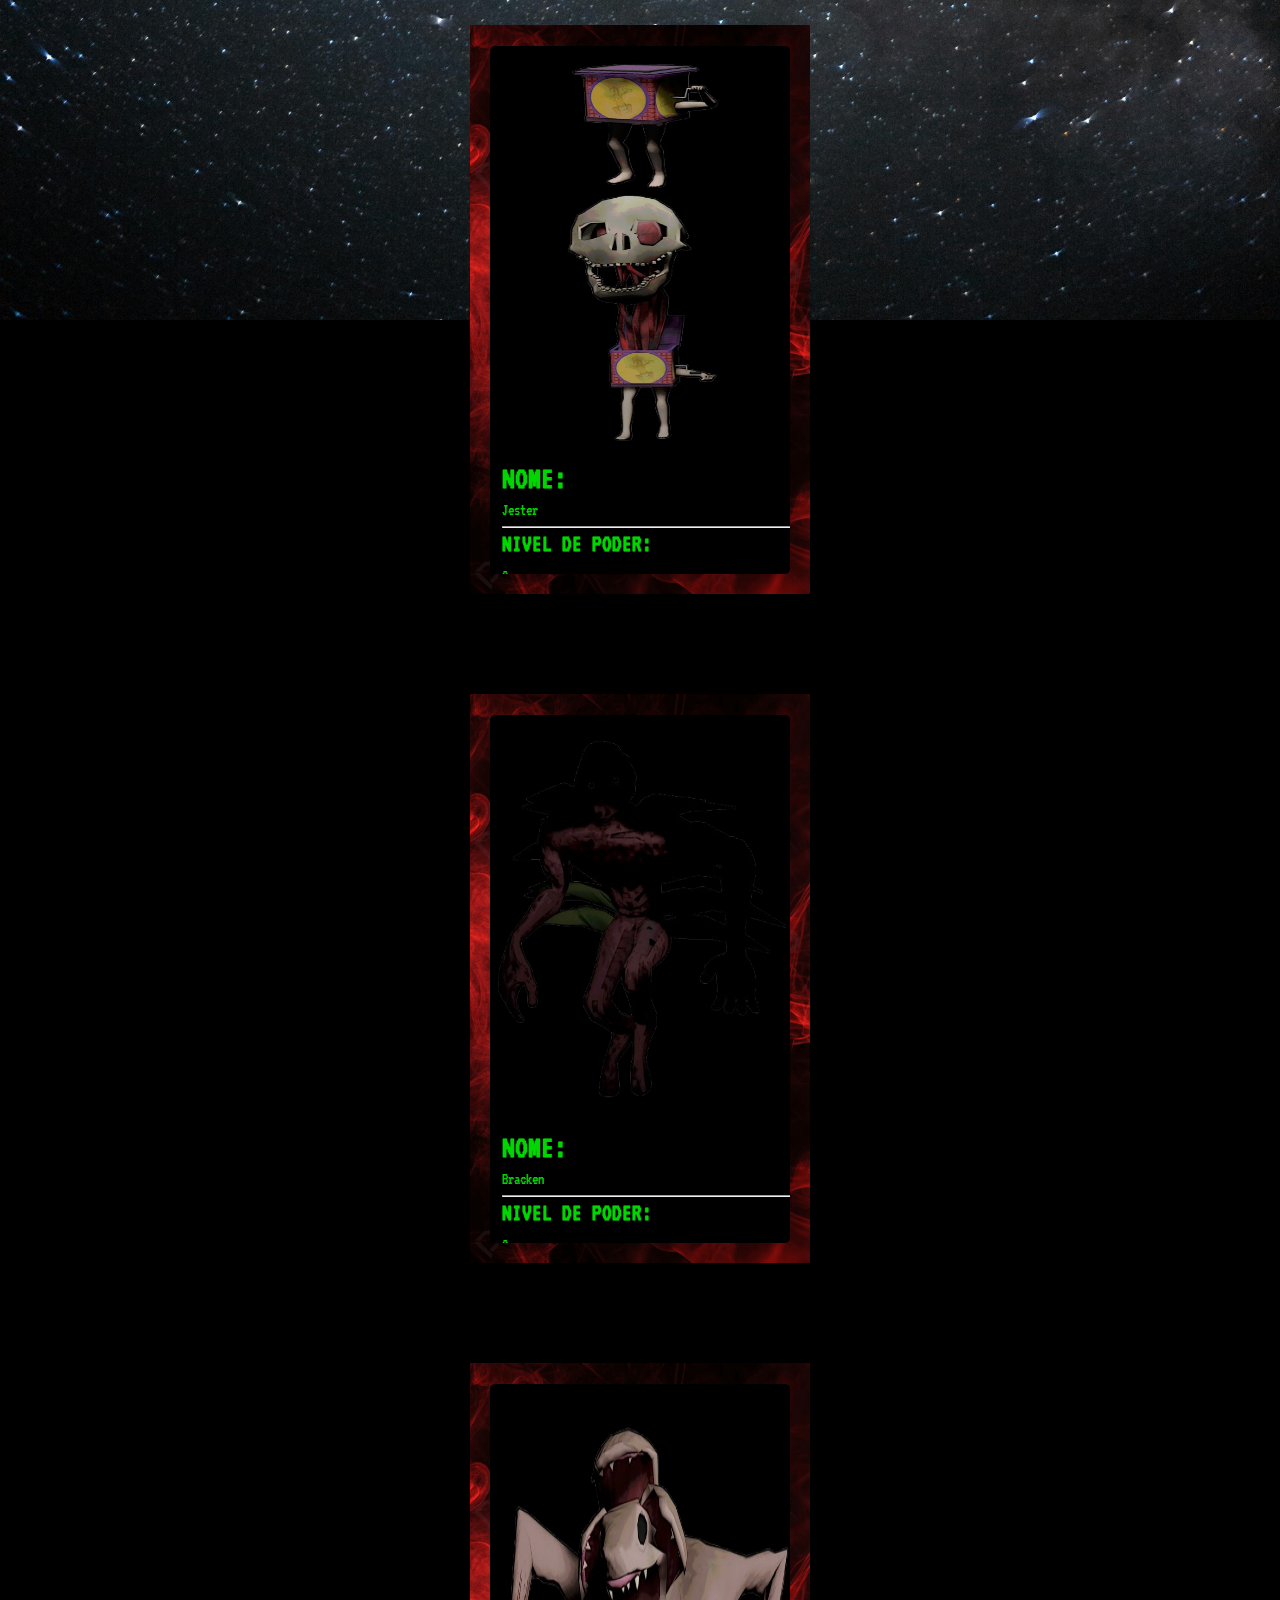
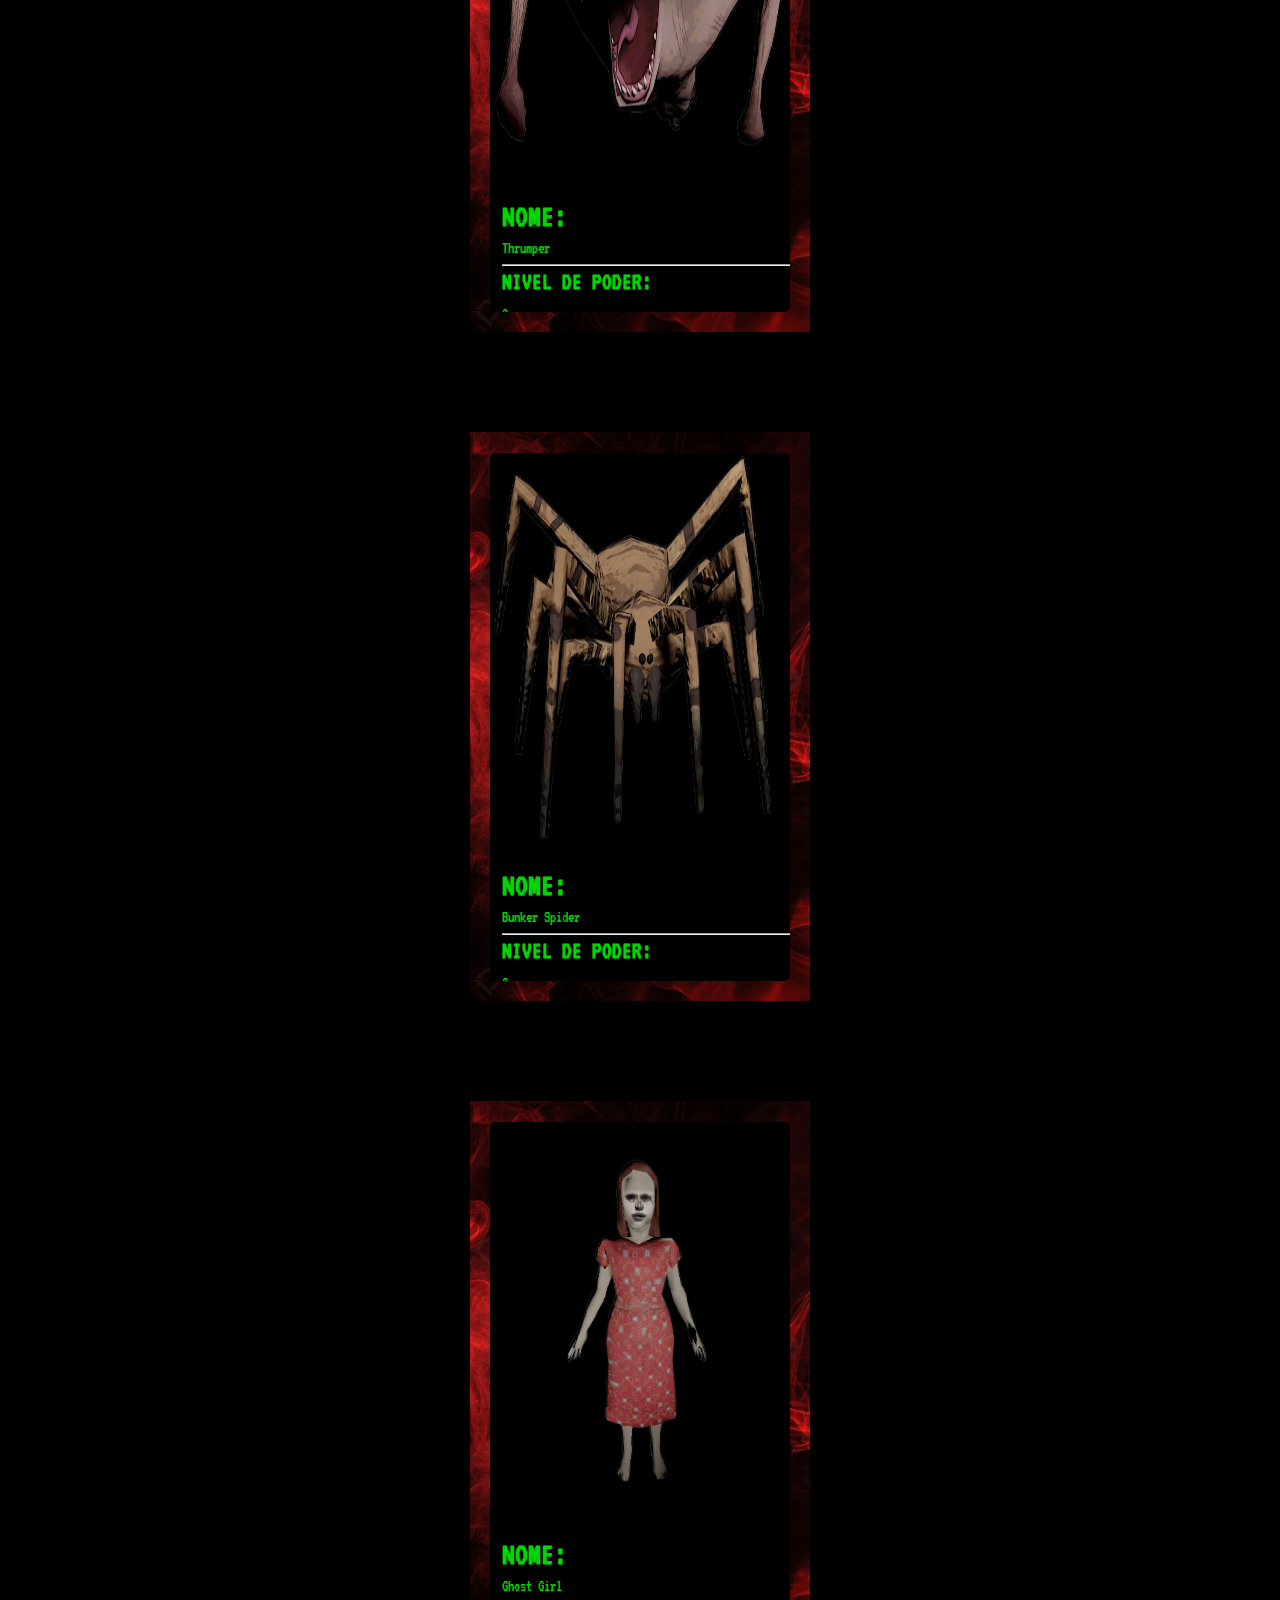
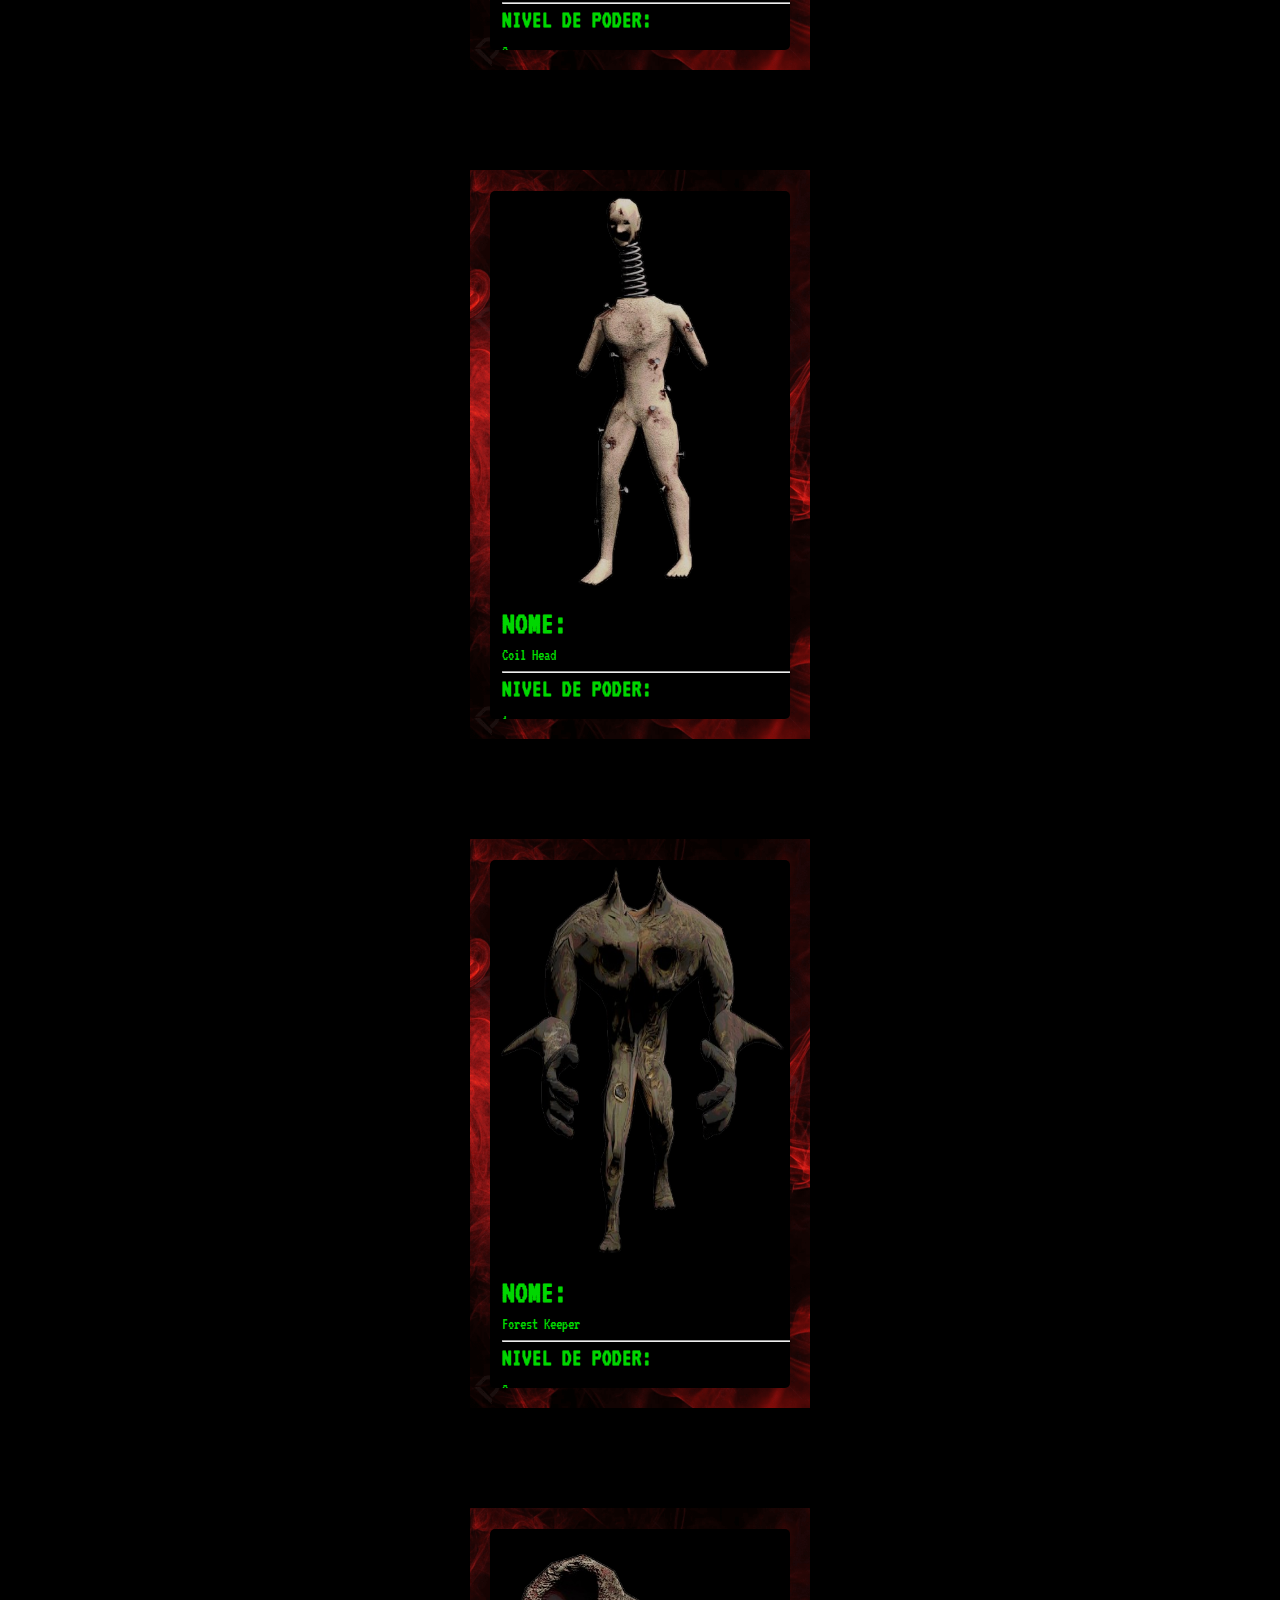
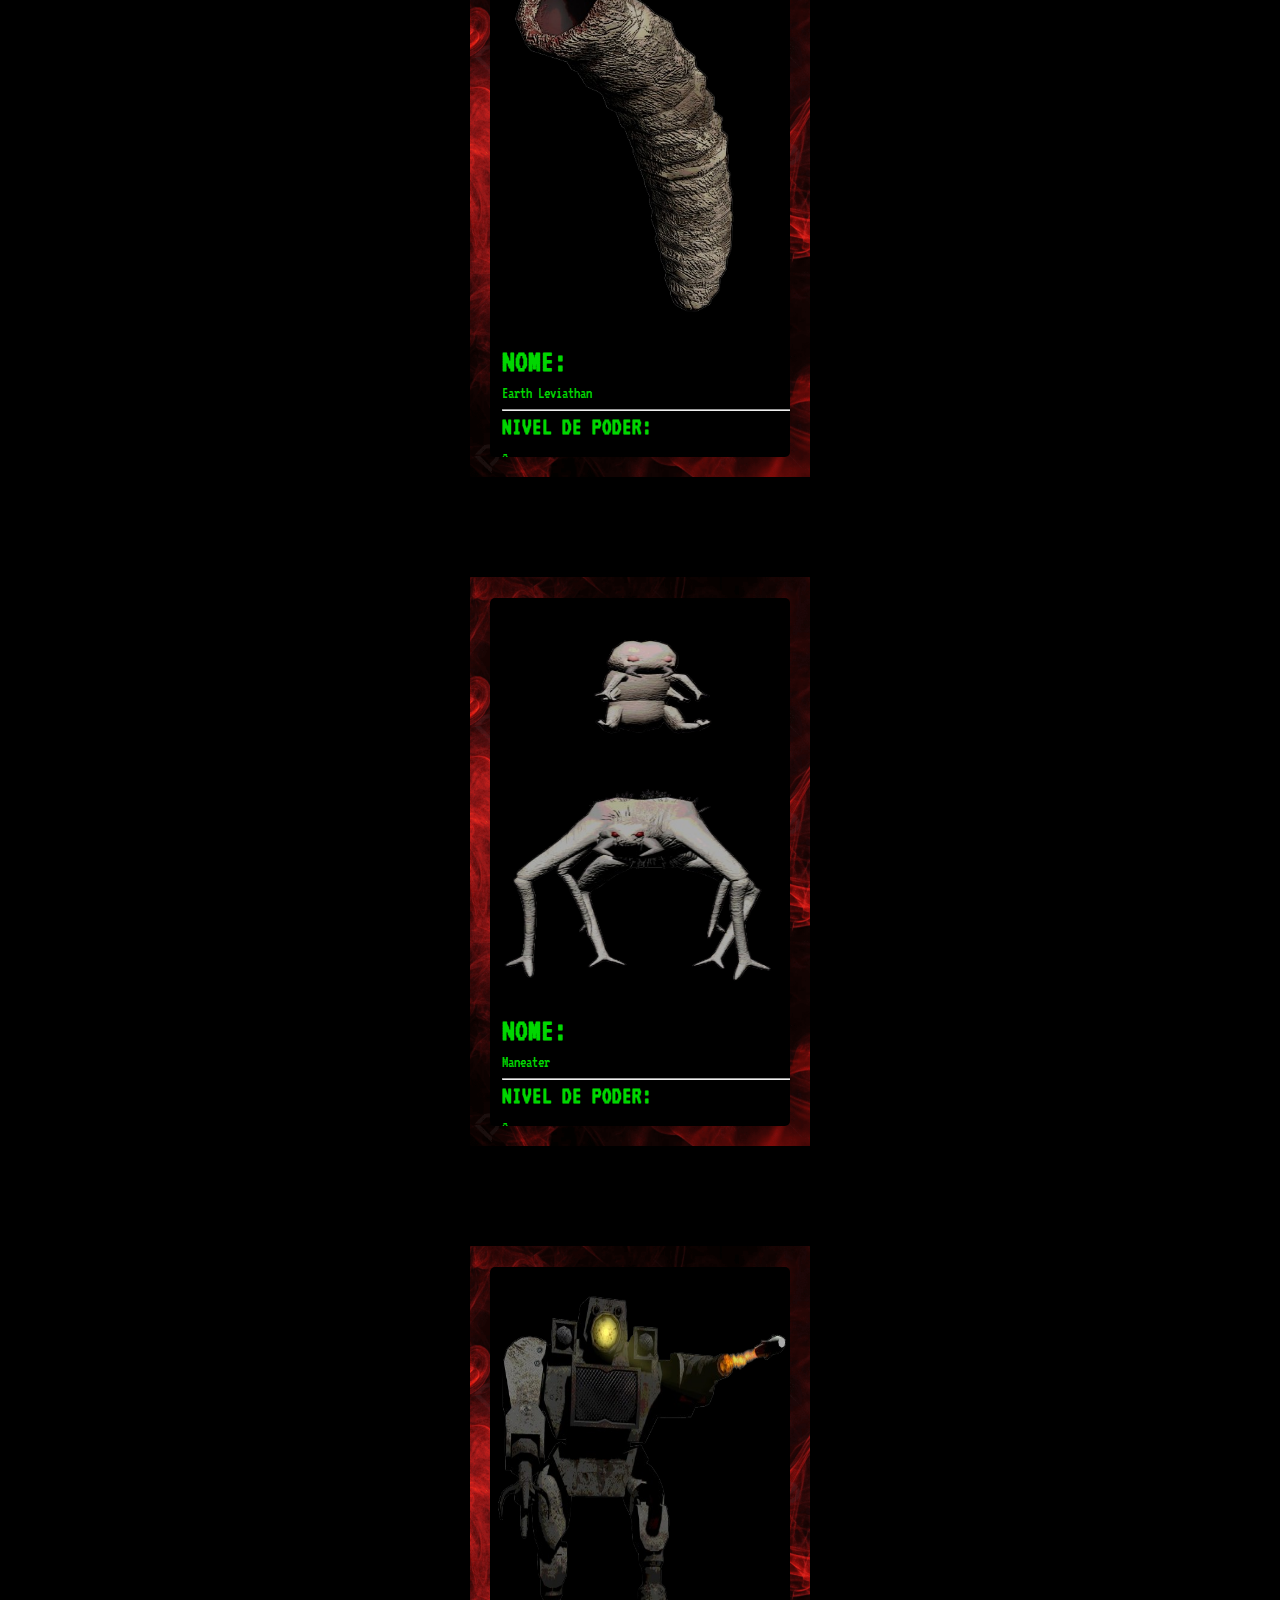
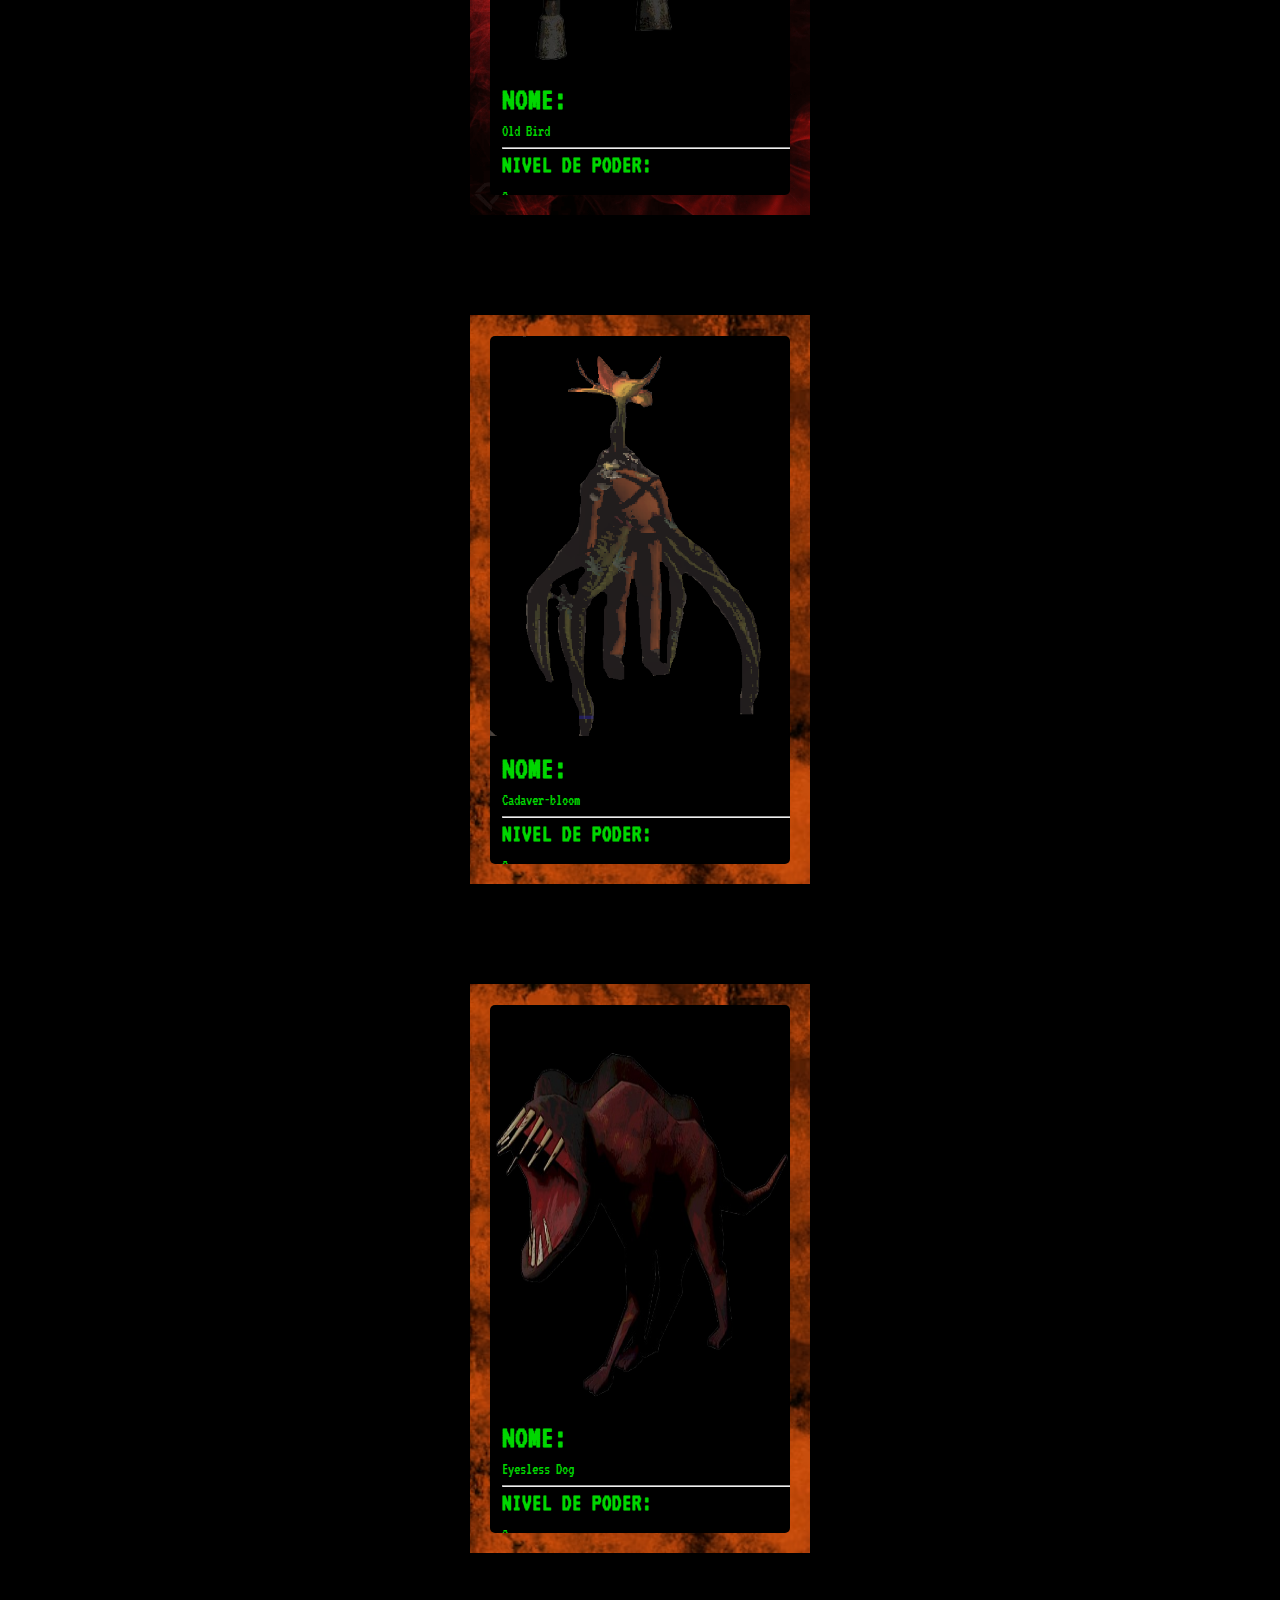
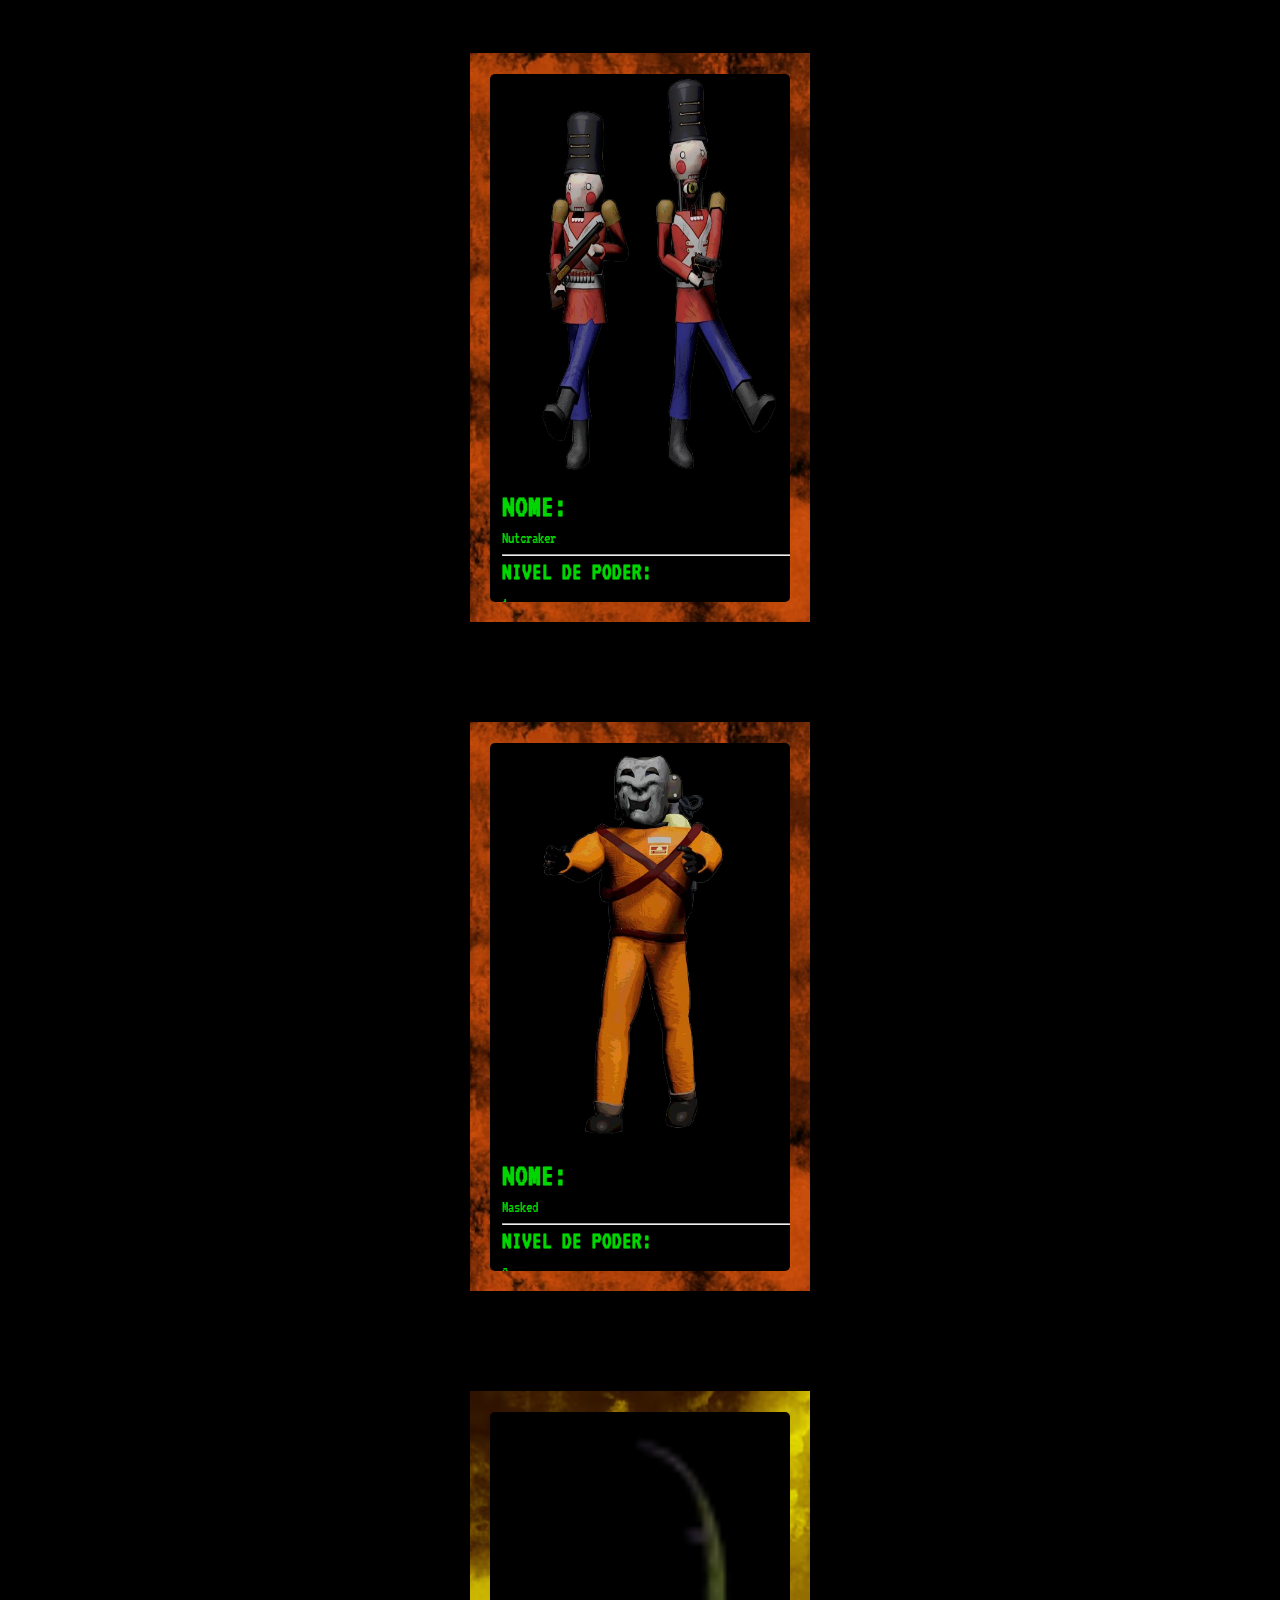
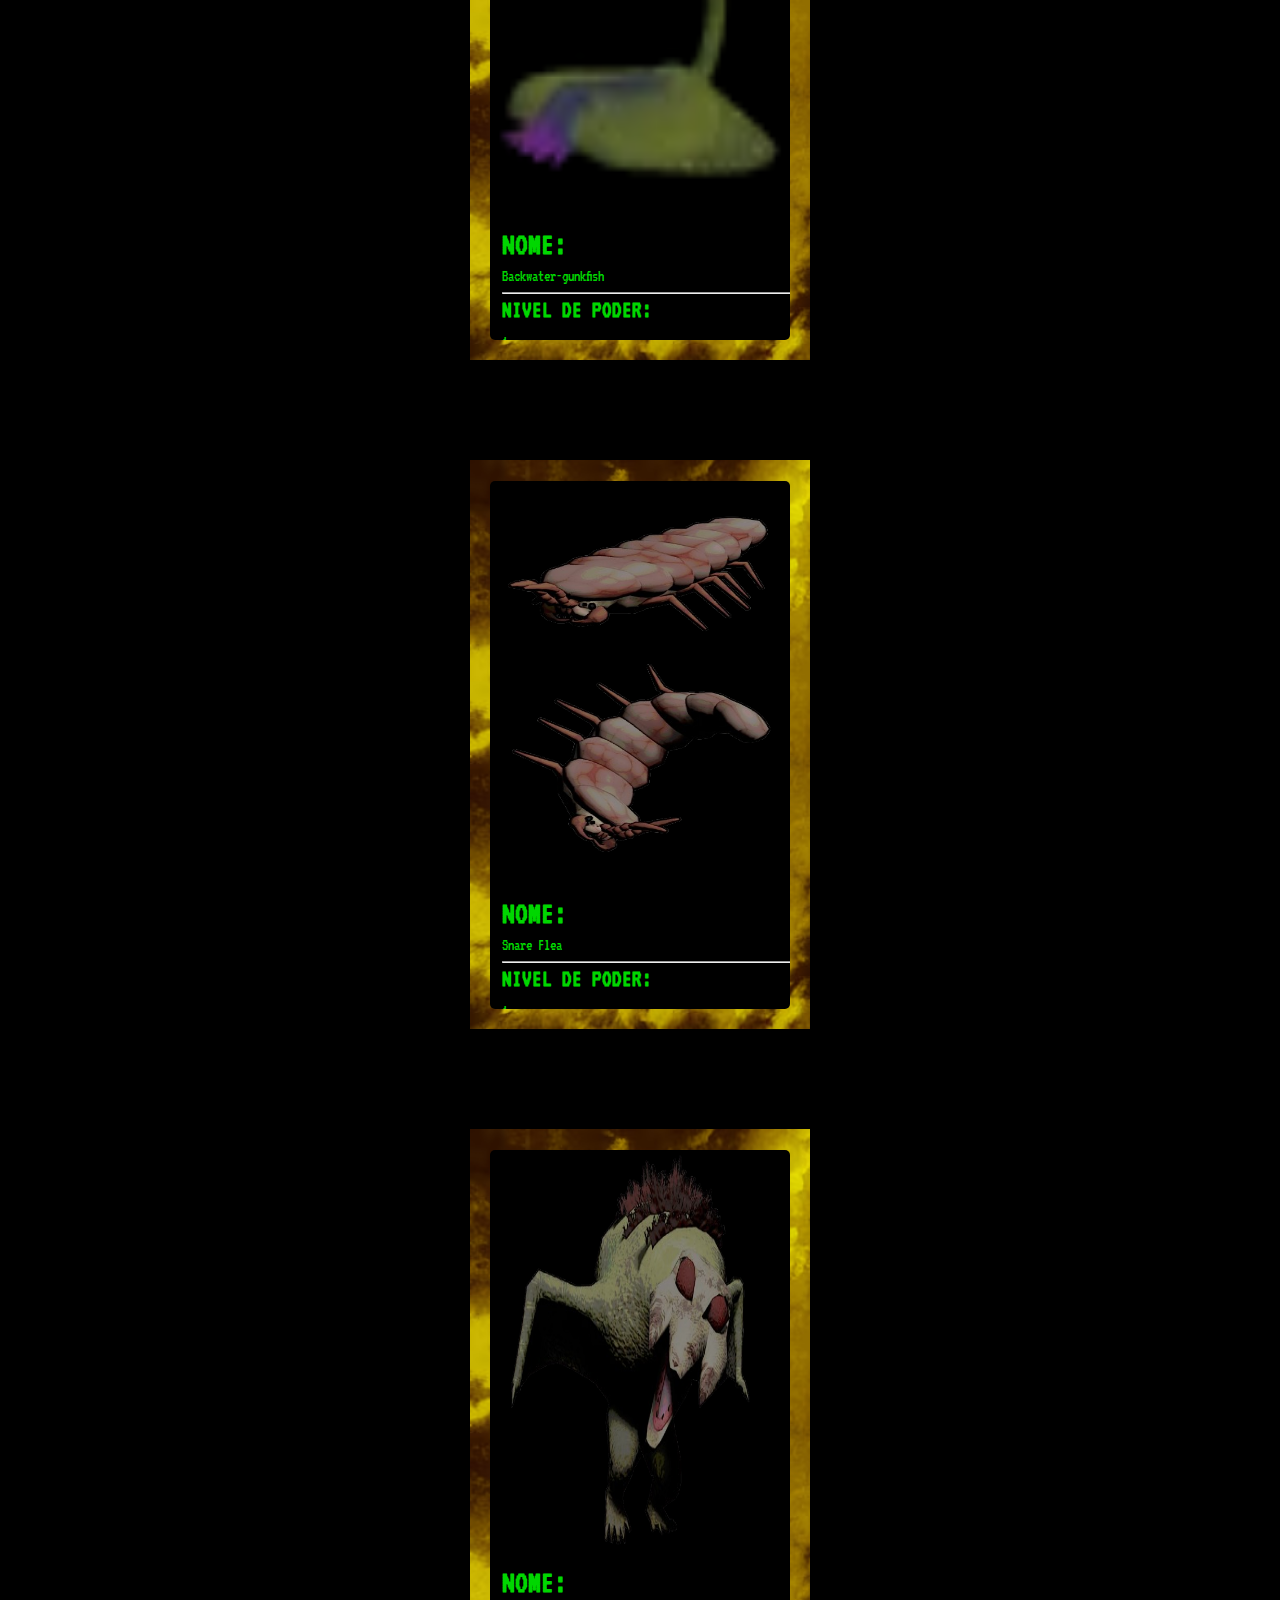
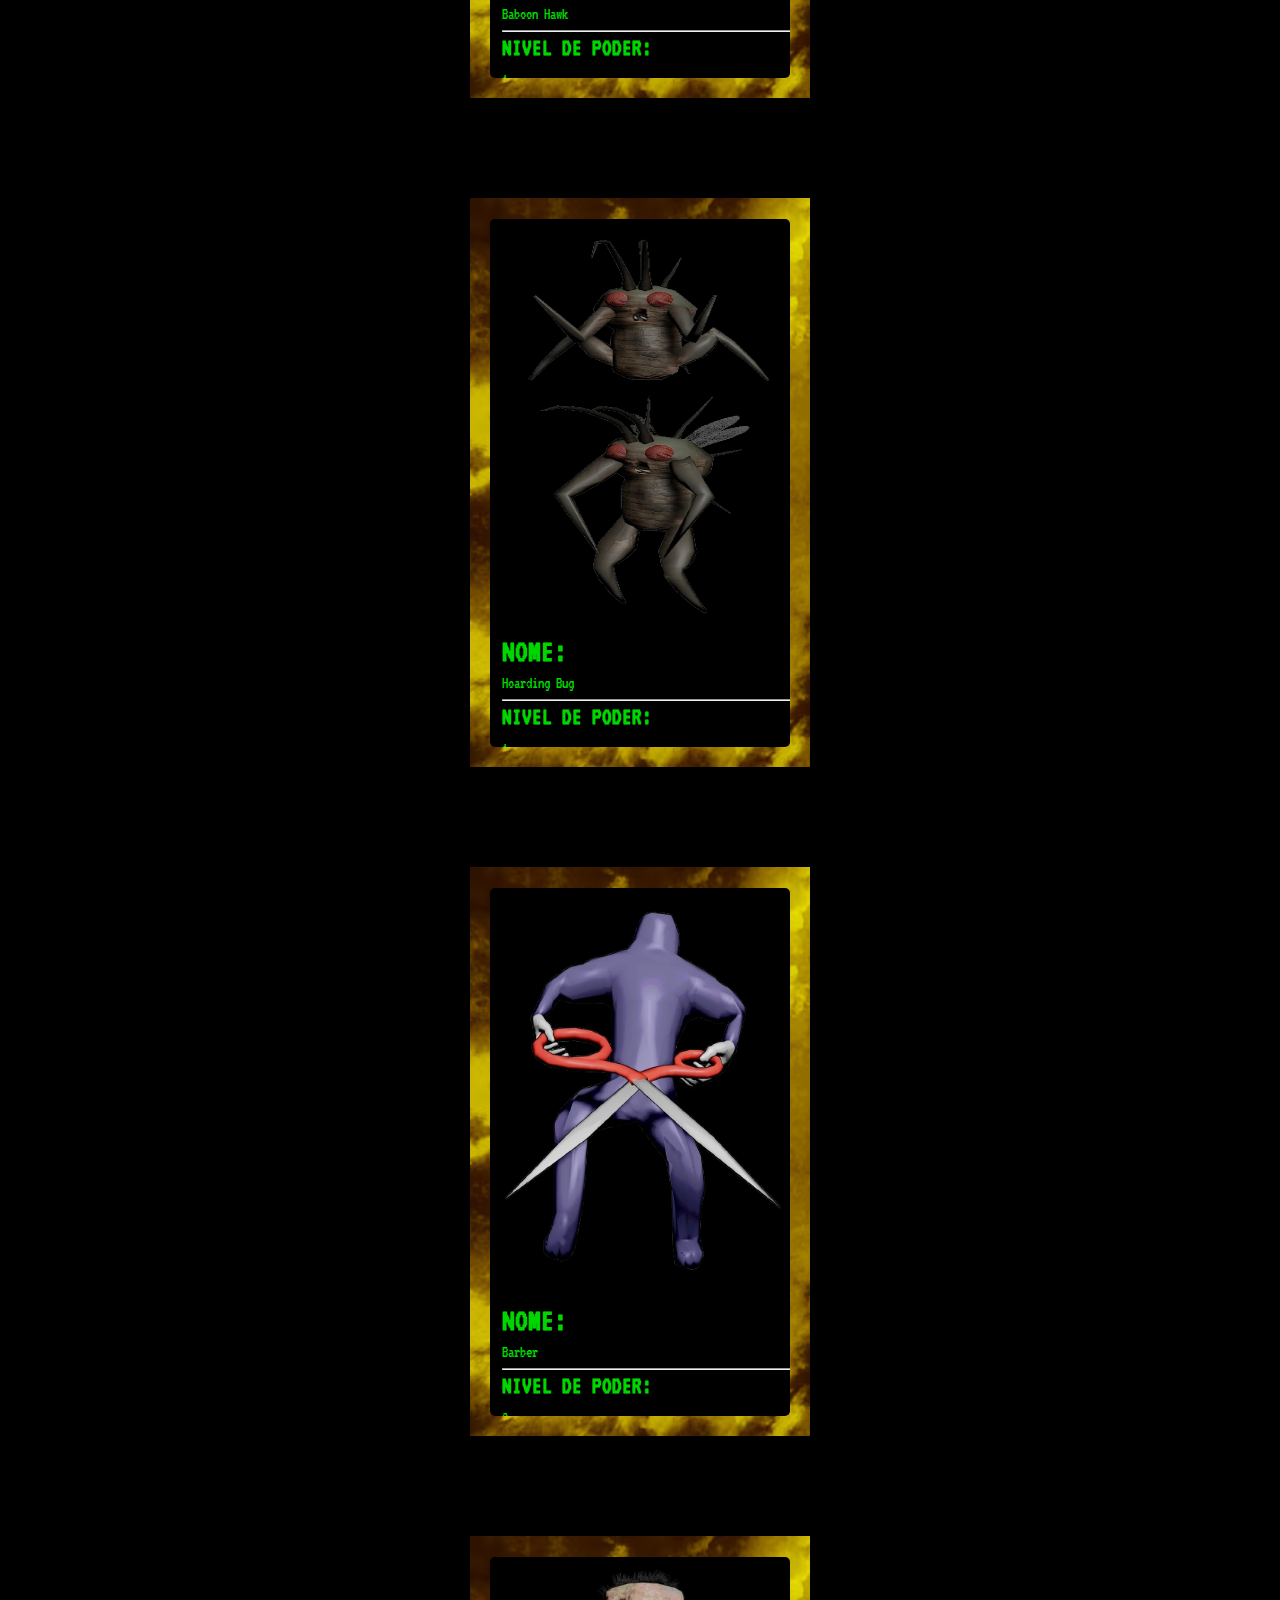
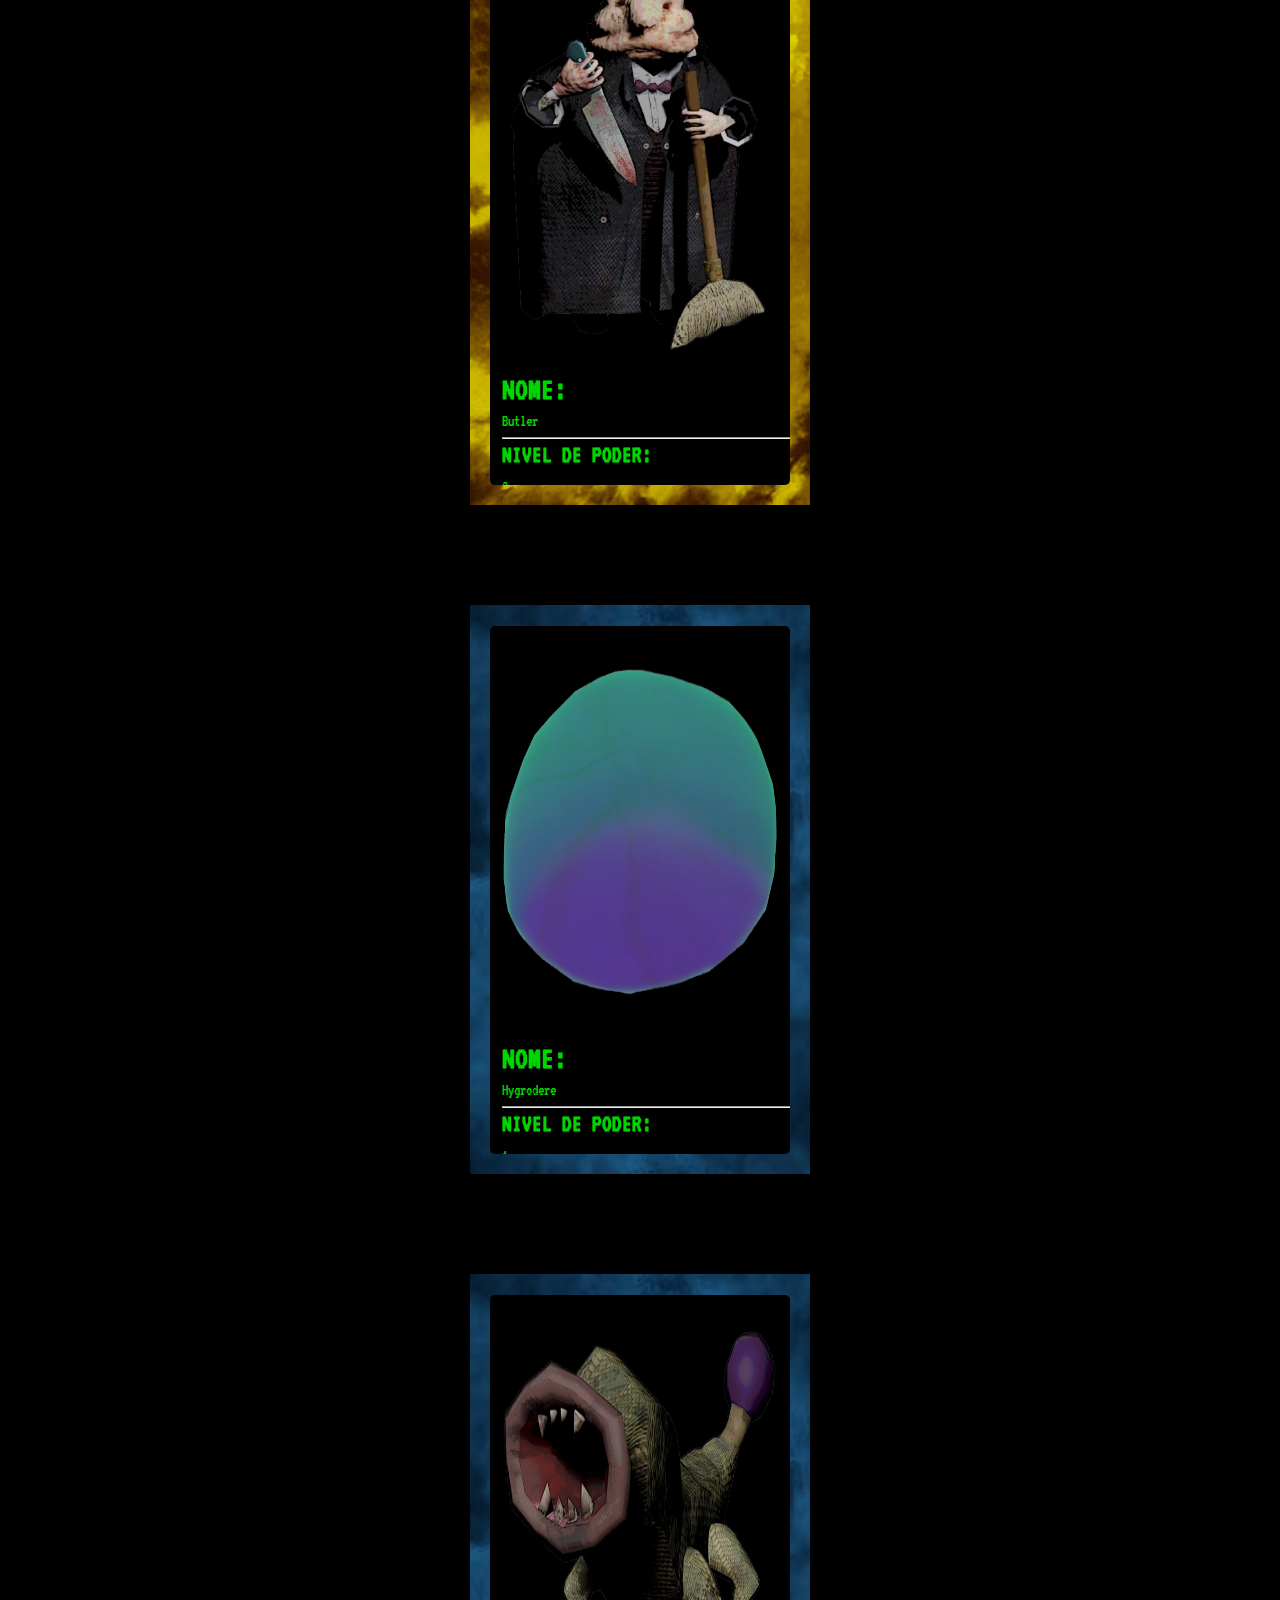
<file: projetos.html-css/guia-lethal-company/bestiario.html>
<!DOCTYPE html>
<html lang="pt-br">
<head>
    <meta charset="UTF-8">
    <meta name="viewport" content="width=device-width, initial-scale=1.0">
    <title>guia lethal company</title>
    <link rel="stylesheet" href="estiloepage02/style.css">
    <link rel="shortcut icon" href="imagens/imagens-home/favicon-original.png" type="image/x-icon">
</head>
<body>
    <header>
        <h1>Guia: Lethal Company Para Iniciantes</h1>
        <p>Neste guia voce ira encontrar informaçoes muito <mark class="marc01">importantes</mark> de tudo que precisa saber sobre <mark class="marc02">Lethal Company.</mark></p>
        <nav>
            <a href="index.html" target="_self">HOME</a>
            <a href="bestiario.html" target="_self">BESTIARIO</a>
            <a href="equipamentos.html" target="_self">EQUIPAMENTOS</a>
            <a href="scraps.html" target="_self">SCRAPS</a>
            <a href="#">TERMINAL</a>
            <a href="#">LUAS</a>
            <a href="#">CLIMAS</a>
            <a href="#">TABELAS / INFO</a>
        </nav>
    </header>
    <main>
    <div class="borda-vermelha">
            <div class="card">
                <img src="imagens/bestiario/feiopar.webp"alt="feiopar">
                <div class="card-container">
                    <h1>NOME:</h1>
                    <p>feiopar</p><hr>
                    <h2>NIVEL DE PODER:</h2>
                    <p>2</p> <hr>
                    <h2>HITS PARA MATAR:</h2>
                    <p>4</p><hr>
                    <h2>DANO PARA TE MATAR:</h2>
                    <p>Instancias perigosas de dano.</p><hr>
                    <h2>TEMPO DE STUN</h2>
                    <p>2.25s</p><hr>
                    <h2>RANKING: S</h2>
                </div>
            </div>
        </div>

        <div class="borda-vermelha">
        <div class="card">
            <img src="imagens/bestiario/kidnapperfox.webp"alt="feiopar">
            <div class="card-container">
                <h1>NOME:</h1>
                <p>Kidnapperfox</p><hr>
                <h2>NIVEL DE PODER:</h2>
                <p>1</p> <hr>
                <h2>HITS PARA MATAR:</h2>
                <p>7</p><hr>
                <h2>DANO PARA TE MATAR:</h2>
                <p>Hitkill</p><hr>
                <h2>TEMPO DE STUN</h2>
                <p>3.38s</p><hr>
                <h2>RANKING: S</h2>
            </div>
        </div>
    </div>

        <div class="borda-vermelha">
            <div class="card">
                <img src="imagens/bestiario/jaster.png"alt="jester">
                <div class="card-container">
                    <h1>NOME:</h1>
                    <p>Jester</p><hr>
                    <h2>NIVEL DE PODER:</h2>
                    <p>3</p> <hr>
                    <h2>HITS PARA MATAR:</h2>
                    <p>Imortal</p><hr>
                    <h2>DANO PARA TE MATAR:</h2>
                    <p>Hitkill</p><hr>
                    <h2>TEMPO DE STUN</h2>
                    <p>4.5s</p><hr>
                    <h2>RANKING: S</h2>
                </div>
            </div>
        </div>

        <div class="borda-vermelha">
            <div class="card">
            <img src="imagens/bestiario/bracken.png"alt="bracken">
            <div class="card-container">
                <h1>NOME:</h1>
                <p>Bracken</p> <hr>
                <h2>NIVEL DE PODER:</h2>
                <p>3</p> <hr>
                <h2>HITS PARA MATAR:</h2>
                <p>5</p><hr>
                <h2>DANO PARA TE MATAR:</h2>
                <p>Hitkill</p><hr>
                <h2>TEMPO DE STUN</h2>
                <p>1.9s</p><hr>
                <h2>RANKING: S</h2>
            </div>
            </div>
        </div>

    <div class="borda-vermelha">
        <div class="card">
                <img src="imagens/bestiario/trump.png"alt="thrumper">
                <div class="card-container">
                    <h1>NOME:</h1>
                    <p>Thrumper</p> <hr>
                    <h2>NIVEL DE PODER:</h2>
                    <p>3</p> <hr>
                    <h2>HITS PARA MATAR:</h2>
                    <p>4</p><hr>
                    <h2>DANO PARA TE MATAR:</h2>
                    <p>3-4</p><hr>
                    <h2>TEMPO DE STUN</h2>
                    <p>7.5s</p><hr>
                    <h2>RANKING: S</h2>
                </div>
            </div>
    </div>

            <div class="borda-vermelha">
        <div class="card">
                <img src="imagens/bestiario/aranha.png"alt="bunker-spider">
                <div class="card-container">
                    <h1>NOME:</h1>
                    <p>Bunker Spider</p> <hr>
                    <h2>NIVEL DE PODER:</h2>
                    <p>3</p> <hr>
                    <h2>HITS PARA MATAR:</h2>
                    <p>5</p><hr>
                    <h2>DANO PARA TE MATAR:</h2>
                    <p>2-3</p><hr>
                    <h2>TEMPO DE STUN</h2>
                    <p>7.5s</p><hr>
                    <h2>RANKING: S</h2>
                </div>
            </div>
    </div>

        <div class="borda-vermelha">
            <div class="card">
                <img src="imagens/bestiario/ghost-girl.png"alt="ghost-girl">
                <div class="card-container">
                    <h1>NOME:</h1>
                    <p> Ghost Girl</p> <hr>
                    <h2>NIVEL DE PODER:</h2>
                    <p>2</p> <hr>
                    <h2>HITS PARA MATAR:</h2>
                    <p>Imortal</p><hr>
                    <h2>DANO PARA TE MATAR:</h2>
                    <p>Hitkill</p><hr>
                    <h2>TEMPO DE STUN</h2>
                    <p>0s</p><hr>
                    <h2>RANKING: S</h2>
                </div>
            </div>
        </div>

        <div class="borda-vermelha">
            <div class="card">
                <img src="imagens/bestiario/manequim.png"alt="coil-head">
                <div class="card-container">
                    <h1>NOME:</h1>
                    <p>Coil Head</p> <hr>
                    <h2>NIVEL DE PODER:</h2>
                    <p>1</p> <hr>
                    <h2>HITS PARA MATAR:</h2>
                    <p>Imortal</p><hr>
                    <h2>DANO PARA TE MATAR:</h2>
                    <p>Hitkill</p><hr>
                    <h2>TEMPO DE STUN</h2>
                    <p>24s</p><hr>
                    <h2>RANKING: S</h2>
                </div>
            </div>
        </div>

        <div class="borda-vermelha">
            <div class="card">
                <img src="imagens/bestiario/gigante.png"alt="forest-keeper">
                <div class="card-container">
                    <h1>NOME:</h1>
                    <p>Forest Keeper</p> <hr>
                    <h2>NIVEL DE PODER:</h2>
                    <p>3</p> <hr>
                    <h2>HITS PARA MATAR:</h2>
                    <p>30</p><hr>
                    <h2>DANO PARA TE MATAR:</h2>
                    <p>Hitkill</p><hr>
                    <h2>TEMPO DE STUN</h2>
                    <p>5s</p><hr>
                    <h2>RANKING: S</h2>
                </div>
            </div>
        </div>

        <div class="borda-vermelha">
            <div class="card">
                <img src="imagens/bestiario/leviatan.png"alt="eart-leviathan">
                <div class="card-container">
                    <h1>NOME:</h1>
                    <p>Earth Leviathan</p> <hr>
                    <h2>NIVEL DE PODER:</h2>
                    <p>2</p> <hr>
                    <h2>HITS PARA MATAR:</h2>
                    <p>Imortal</p><hr>
                    <h2>DANO PARA TE MATAR:</h2>
                    <p>Hitkill</p><hr>
                    <h2>TEMPO DE STUN</h2>
                    <p>0s</p><hr>
                    <h2>RANKING: S</h2>
                </div>
            </div>
        </div>

        <div class="borda-vermelha">
            <div class="card">
                <img src="imagens/bestiario/tomie.png"alt="maneater">
                <div class="card-container">
                    <h1>NOME:</h1>
                    <p>Maneater</p><hr>
                    <h2>NIVEL DE PODER:</h2>
                    <p>2</p> <hr>
                    <h2>HITS PARA MATAR:</h2>
                    <p>bebe: 2-4 / Adulto: 30 hits</p><hr>
                    <h2>DANO PARA TE MATAR:</h2>
                    <p>Hitkill</p><hr>
                    <h2>TEMPO DE STUN</h2>
                    <p>bebe: 2s / adulto: 3-4</p><hr>
                    <h2>RANKING: S</h2>
                </div>
            </div>
        </div>

        <div class="borda-vermelha">
            <div class="card">
                <img src="imagens/bestiario/robo.png"alt="old-bird">
                <div class="card-container">
                    <h1>NOME:</h1>
                    <p>Old Bird</p> <hr>
                    <h2>NIVEL DE PODER:</h2>
                    <p>3</p> <hr>
                    <h2>HITS PARA MATAR:</h2>
                    <p>20 Hits</p><hr>
                    <h2>DANO PARA TE MATAR:</h2>
                    <p>Hitkill - 2 hits</p><hr>
                    <h2>TEMPO DE STUN</h2>
                    <p>3s</p><hr>
                    <h2>RANKING: S</h2>
                </div>
            </div>
        </div>

        <div class="borda-laranja">
            <div class="card">
                <img src="imagens/bestiario/cadaver-bloom.webp"alt="eayesless-dog">
                <div class="card-container">
                    <h1>NOME:</h1>
                    <p>Cadaver-bloom</p> <hr>
                    <h2>NIVEL DE PODER:</h2>
                    <p>3</p> <hr>
                    <h2>HITS PARA MATAR:</h2>
                    <p>4</p><hr>
                    <h2>DANO PARA TE MATAR:</h2>
                    <p>4</p><hr>
                    <h2>TEMPO DE STUN</h2>
                    <p>0.44s</p><hr>
                    <h2>RANKING: A</h2>
                </div>
            </div>
        </div> 

        <div class="borda-laranja">
            <div class="card">
                <img src="imagens/bestiario/snapcat.png"alt="eayesless-dog">
                <div class="card-container">
                    <h1>NOME:</h1>
                    <p>Eyesless Dog</p> <hr>
                    <h2>NIVEL DE PODER:</h2>
                    <p>2</p> <hr>
                    <h2>HITS PARA MATAR:</h2>
                    <p>12</p><hr>
                    <h2>DANO PARA TE MATAR:</h2>
                    <p>Hitkill</p><hr>
                    <h2>TEMPO DE STUN</h2>
                    <p>2-3s</p><hr>
                    <h2>RANKING: A</h2>
                </div>
            </div>
        </div> 

        <div class="borda-laranja">
            <div class="card">
                <img src="imagens/bestiario/nutcracker.png"alt="nutcracker">
                <div class="card-container">
                    <h1>NOME:</h1>
                    <p>Nutcraker</p> <hr>
                    <h2>NIVEL DE PODER:</h2>
                    <p>1</p> <hr>
                    <h2>HITS PARA MATAR:</h2>
                    <p>5</p><hr>
                    <h2>DANO PARA TE MATAR:</h2>
                    <p>Hitkill</p><hr>
                    <h2>TEMPO DE STUN</h2>
                    <p>3.8s</p><hr>
                    <h2>RANKING: A</h2>
                </div>
            </div>
        </div>

        <div class="borda-laranja">
            <div class="card">
                <img src="imagens/bestiario/mimico.png"alt="masked">
                <div class="card-container">
                    <h1>NOME:</h1>
                    <p>Masked</p> <hr>
                    <h2>NIVEL DE PODER:</h2>
                    <p>2</p> <hr>
                    <h2>HITS PARA MATAR:</h2>
                    <p>4</p><hr>
                    <h2>DANO PARA TE MATAR:</h2>
                    <p>Hitkill</p><hr>
                    <h2>TEMPO DE STUN</h2>
                    <p>5.6s</p><hr>
                    <h2>RANKING: A</h2>
                </div>
            </div>
        </div>

        <div class="borda-amarela">
        <div class="card">
            <img src="imagens/bestiario/backwater-gunkfish.webp"alt="backwater-gunkfish">
            <div class="card-container">
                <h1>NOME:</h1>
                <p>Backwater-gunkfish</p><hr>
                <h2>NIVEL DE PODER:</h2>
                <p>1</p> <hr>
                <h2>HITS PARA MATAR:</h2>
                <p>4</p><hr>
                <h2>DANO PARA TE MATAR:</h2>
                <p>0</p><hr>
                <h2>TEMPO DE STUN</h2>
                <p>7.5s</p><hr>
                <h2>RANKING: B</h2>
            </div>
        </div>
    </div>

        <div class="borda-amarela">
            <div class="card">
                <img src="imagens/bestiario/snarflee.png"alt="snare-flea">
                <div class="card-container">
                    <h1>NOME:</h1>
                    <p>Snare Flea</p><hr>
                    <h2>NIVEL DE PODER:</h2>
                    <p>1</p> <hr>
                    <h2>HITS PARA MATAR:</h2>
                    <p>3</p><hr>
                    <h2>DANO PARA TE MATAR:</h2>
                    <p>Pequenas instancias de dano ate matar o jogador no multiplayer. / varias instancias de dano ate o jogador ficar com 1 de HP no modo Solo.</p><hr>
                    <h2>TEMPO DE STUN</h2>
                    <p>22.5s</p><hr>
                    <h2>RANKING: B</h2>
                </div>
            </div>
        </div>

        <div class="borda-amarela">
            <div class="card">
                <img src="imagens/bestiario/morto-de-fome.png"alt="baboon-hawk">
                <div class="card-container">
                    <h1>NOME:</h1>
                    <p>Baboon Hawk</p><hr>
                    <h2>NIVEL DE PODER:</h2>
                    <p>1</p> <hr>
                    <h2>HITS PARA MATAR:</h2>
                    <p>6-7</p><hr>
                    <h2>DANO PARA TE MATAR:</h2>
                    <p>3-4</p><hr>
                    <h2>TEMPO DE STUN</h2>
                    <p>4-5s</p><hr>
                    <h2>RANKING: B</h2>
                </div>
            </div>
        </div>

        <div class="borda-amarela">
            <div class="card">
                <img src="imagens/bestiario/yupi.png"alt="hoarding-bug">
                <div class="card-container">
                    <h1>NOME:</h1>
                    <p>Hoarding Bug</p> <hr>
                    <h2>NIVEL DE PODER:</h2>
                    <p>1</p> <hr>
                    <h2>HITS PARA MATAR:</h2>
                    <p>3</p><hr>
                    <h2>DANO PARA TE MATAR:</h2>
                    <p>4-5</p><hr>
                    <h2>TEMPO DE STUN</h2>
                    <p>3.8s</p><hr>
                    <h2>RANKING: B</h2>
                </div>
            </div>
        </div>

        <div class="borda-amarela">
            <div class="card">
                <img src="imagens/bestiario/barbeiro.png"alt="barber">
                <div class="card-container">
                    <h1>NOME:</h1>
                    <p>Barber</p> <hr>
                    <h2>NIVEL DE PODER:</h2>
                    <p>2</p> <hr>
                    <h2>HITS PARA MATAR:</h2>
                    <p>10-12</p><hr>
                    <h2>DANO PARA TE MATAR:</h2>
                    <p>Hitkill</p><hr>
                    <h2>TEMPO DE STUN</h2>
                    <p>2-3s</p><hr>
                    <h2>RANKING: B</h2>
                </div>
            </div>
        </div>

        <div class="borda-amarela">
            <div class="card">
                <img src="imagens/bestiario/mordomo.png"alt="butler">
                <div class="card-container">
                    <h1>NOME:</h1>
                    <p>Butler</p> <hr>
                    <h2>NIVEL DE PODER:</h2>
                    <p>2</p> <hr>
                    <h2>HITS PARA MATAR:</h2>
                    <p>8-10</p><hr>
                    <h2>DANO PARA TE MATAR:</h2>
                    <p>Instancias de dano.</p><hr>
                    <h2>TEMPO DE STUN</h2>
                    <p>2-3s</p><hr>
                    <h2>RANKING: B</h2>
                </div>
            </div>
        </div>

        <div class="borda-azul">
            <div class="card">
                <img src="imagens/bestiario/slime.png"alt="hygrodere">
                <div class="card-container">
                    <h1>NOME:</h1>
                    <p>Hygrodere</p> <hr>
                    <h2>NIVEL DE PODER:</h2>
                    <p>1</p> <hr>
                    <h2>HITS PARA MATAR:</h2>
                    <p>6-8</p><hr>
                    <h2>DANO PARA TE MATAR:</h2>
                    <p>Instancias de dano (Muito letais)</p><hr>
                    <h2>TEMPO DE STUN</h2>
                    <p>1-2s</p><hr>
                    <h3>RANKING: C</h3>
                </div>
            </div>
        </div>

        <div class="borda-azul">
            <div class="card">
                <img src="imagens/bestiario/bob-esponja.png"alt="spore-lizard">
                <div class="card-container">
                    <h1>NOME:</h1>
                    <p>Spore Lizard</p><hr>
                    <h2>NIVEL DE PODER:</h2>
                    <p>1</p> <hr>
                    <h2>HITS PARA MATAR:</h2>
                    <p>Imortal</p><hr>
                    <h2>DANO PARA TE MATAR:</h2>
                    <p>Nao letal.</p><hr>
                    <h2>TEMPO DE STUN</h2>
                    <p>4.5s</p><hr>
                    <h2>RANKING: C</h2>
                </div>
            </div>
        </div>

        <div class="borda-azul">
            <div class="card">
                <img src="imagens/bestiario/colmeias.png"alt="circuit-been">
                <div class="card-container">
                    <h1>NOME:</h1>
                    <p>Circuit Been</p> <hr>
                    <h2>NIVEL DE PODER:</h2>
                    <p>0</p> <hr>
                    <h2>HITS PARA MATAR:</h2>
                    <p>Nao matavel</p><hr>
                    <h2>DANO PARA TE MATAR:</h2>
                    <p>Instancias pequenas de dano.</p><hr>
                    <h2>TEMPO DE STUN</h2>
                    <p>0s</p><hr>
                    <h2>RANKING: C</h2>
                </div>
            </div>
        </div>

        <div class="borda-azul">
            <div class="card">
                <img src="imagens/bestiario/mant-coil.png"alt="manticoils">
                <div class="card-container">
                    <h1>NOME:</h1>
                    <p>Manticoils</p> <hr>
                    <h2>NIVEL DE PODER:</h2>
                    <p>0</p> <hr>
                    <h2>HITS PARA MATAR:</h2>
                    <p>1</p><hr>
                    <h2>DANO PARA TE MATAR:</h2>
                    <p>0</p><hr>
                    <h2>TEMPO DE STUN</h2>
                    <p>0s</p><hr>
                    <h2>RANKING: C</h2>
                </div>
            </div>
        </div>

        <div class="borda-azul">
            <div class="card">
                <img src="imagens/bestiario/moscas-do-mordomo.png"alt="butler-bess">
                <div class="card-container">
                    <h1>NOME:</h1>
                    <p>Butler Bees</p> <hr>
                    <h2>NIVEL DE PODER:</h2>
                    <p>1</p> <hr>
                    <h2>HITS PARA MATAR:</h2>
                    <p>3-5</p><hr>
                    <h2>DANO PARA TE MATAR:</h2>
                    <p>Instancias de dano.</p><hr>
                    <h2>TEMPO DE STUN</h2>
                    <p>1-2s</p><hr>
                    <h2>RANKING: C</h2>
                </div>
            </div>
        </div>

        <div class="borda-cinza">
            <div class="card">
                <img src="imagens/bestiario/romaning.png"alt="roamaning-locusts">
                <div class="card-container">
                    <h1>NOME:</h1>
                    <p>Roamaning Locusts</p> <hr>
                    <h2>NIVEL DE PODER:</h2>
                    <p>0</p> <hr>
                    <h2>HITS PARA MATAR:</h2>
                    <p>Imortal</p><hr>
                    <h2>DANO PARA TE MATAR:</h2>
                    <p>0</p><hr>
                    <h2>TEMPO DE STUN</h2>
                    <p>0s</p><hr>
                    <h2>RANKING: C</h2>
                </div>
            </div>
        </div> 
    </main>
    <footer>
        <div class="footer-container">
            <div>
                <h3>Contato</h3> <br>
                <p><a href="" target="_blank">E-mail </a></p>
            </div>
            <div>
                <h3>Redes</h3> <br>
                <p><a href="https://www.instagram.com/cappuccino_caramelizado?igsh=cjN0Y2w0bndqbzln" target="_blank">Instagram</a></p>
                <p><a href="https://www.threads.com/@cappuccino_caramelizado" target="_blank">Threads</a></p>
                <p><a href="https://github.com/Matheus-Andrade-Hub" target="_blank">GitHub</a> </p>
                <p><a href="https://www.linkedin.com/in/matheus-andrade-2159b0208?utm_source=share&utm_campaign=share_via&utm_content=profile&utm_medium=android_app" target="_blank">Linkedin</a> </p>
            </div>
            <div>
                <h3>Creditos de Imagens</h3> <br>
                <p><a href="https://steamcommunity.com/sharedfiles/filedetails/?l=spanish&id=3080004446" target="_blank">@TuBeZ</a></p>
                <p><a href="https://lethal-company.fandom.com/wiki/Lethal_Company_Wiki" target="_blank">@Lethal Company Wiki</a></p>
            </div>
        </div>
    </footer>
</body>
</html>
</file>
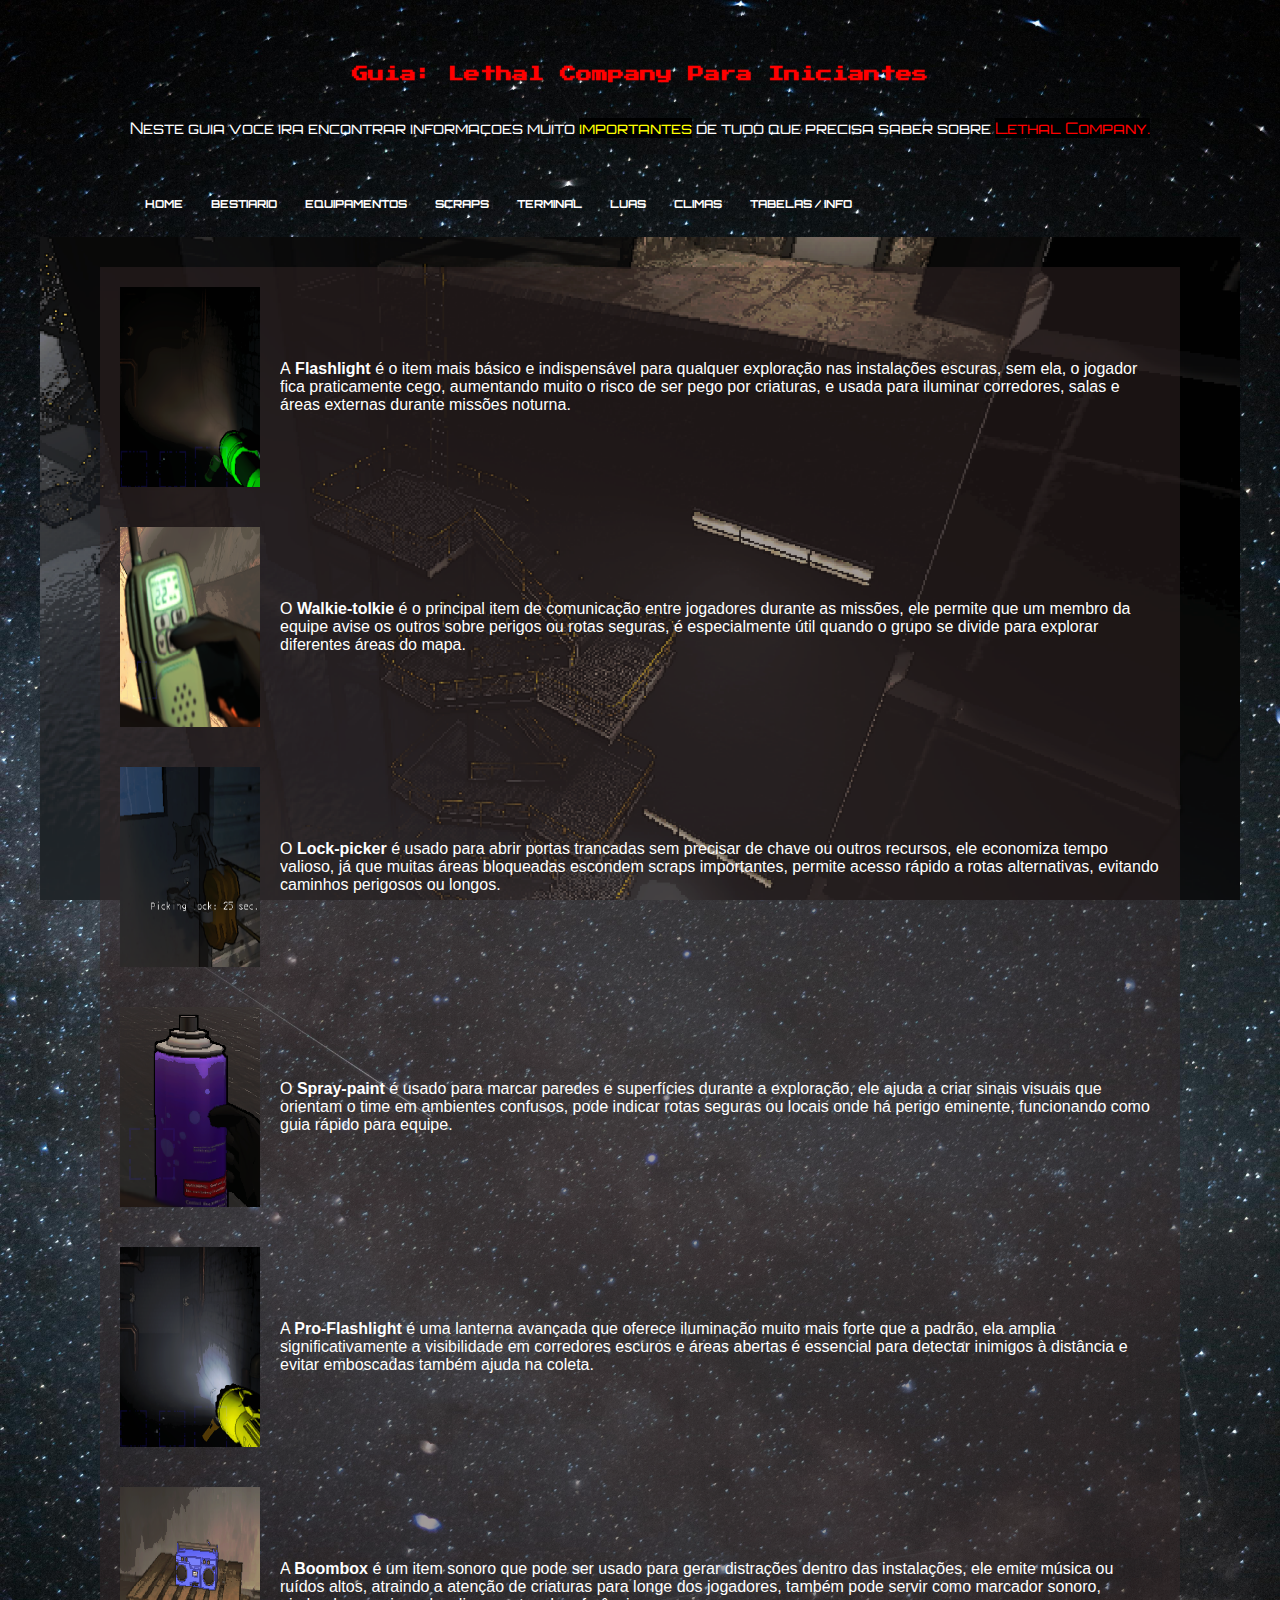
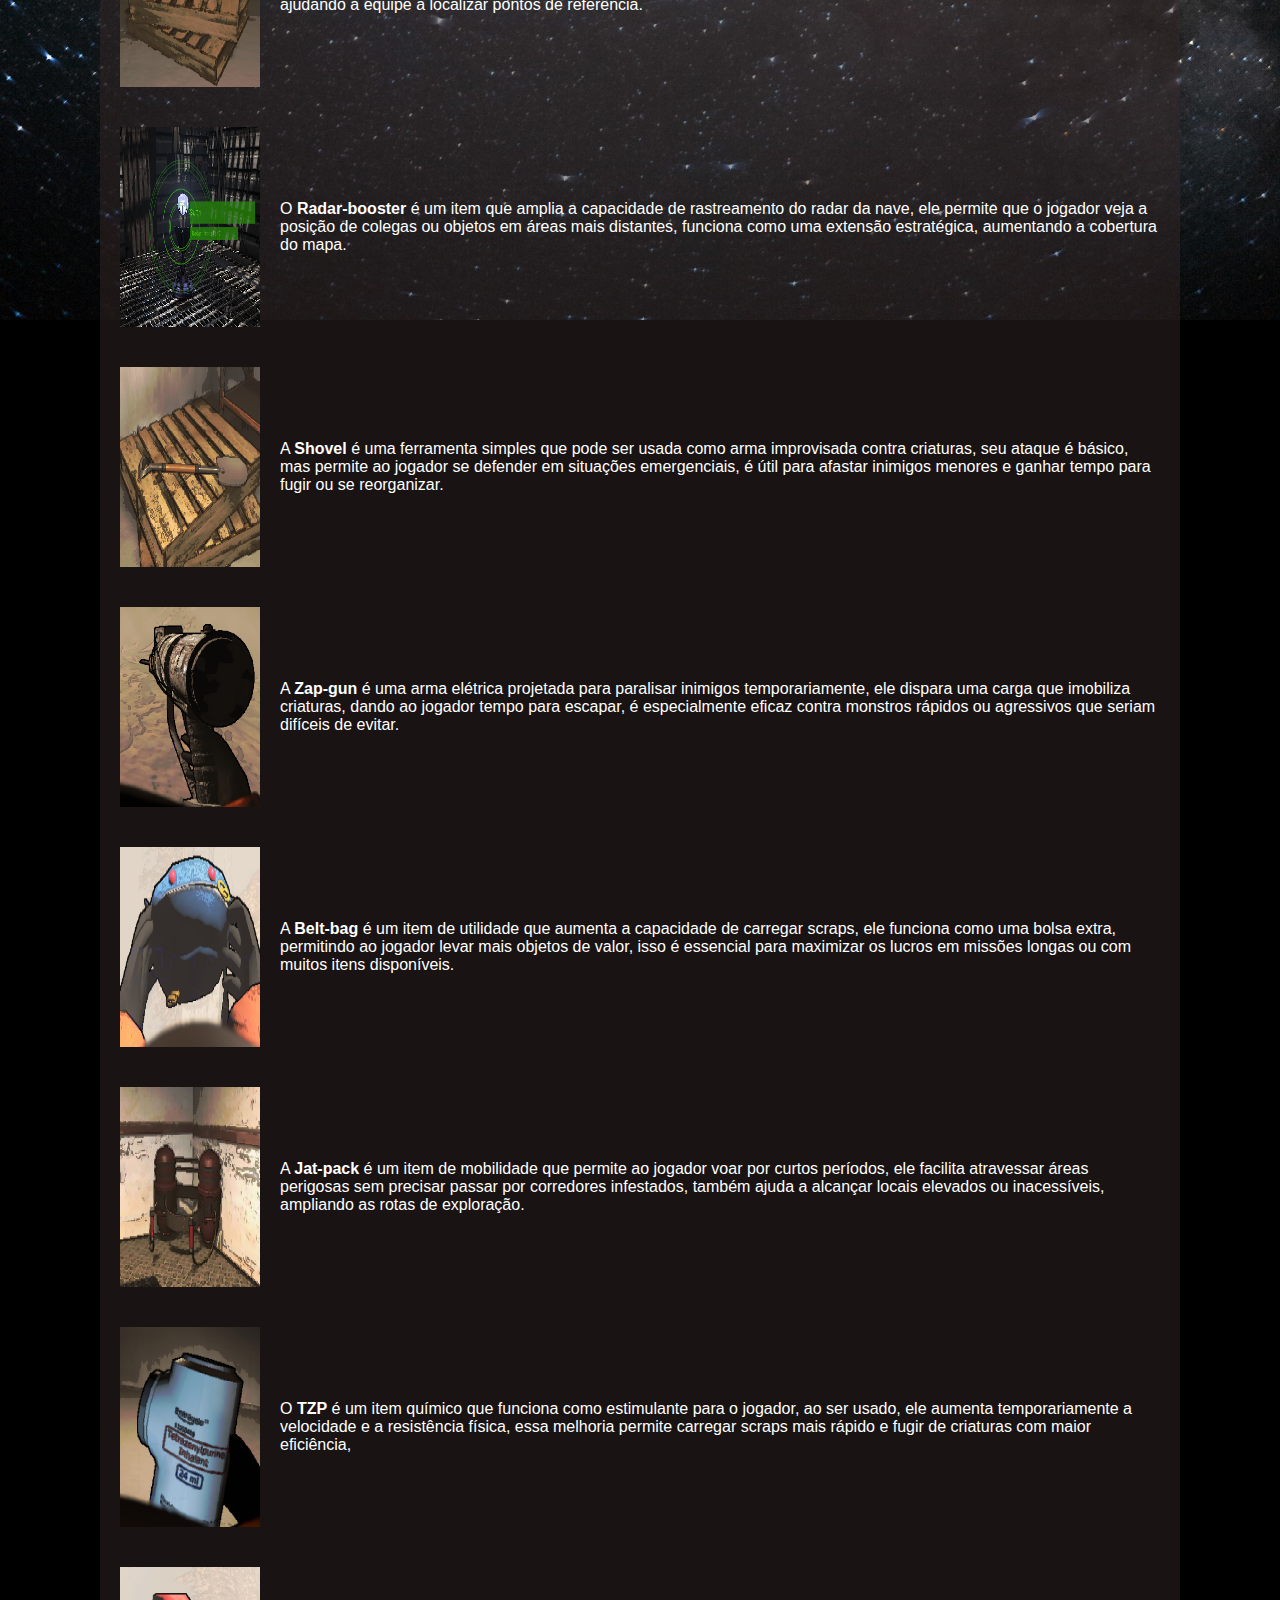
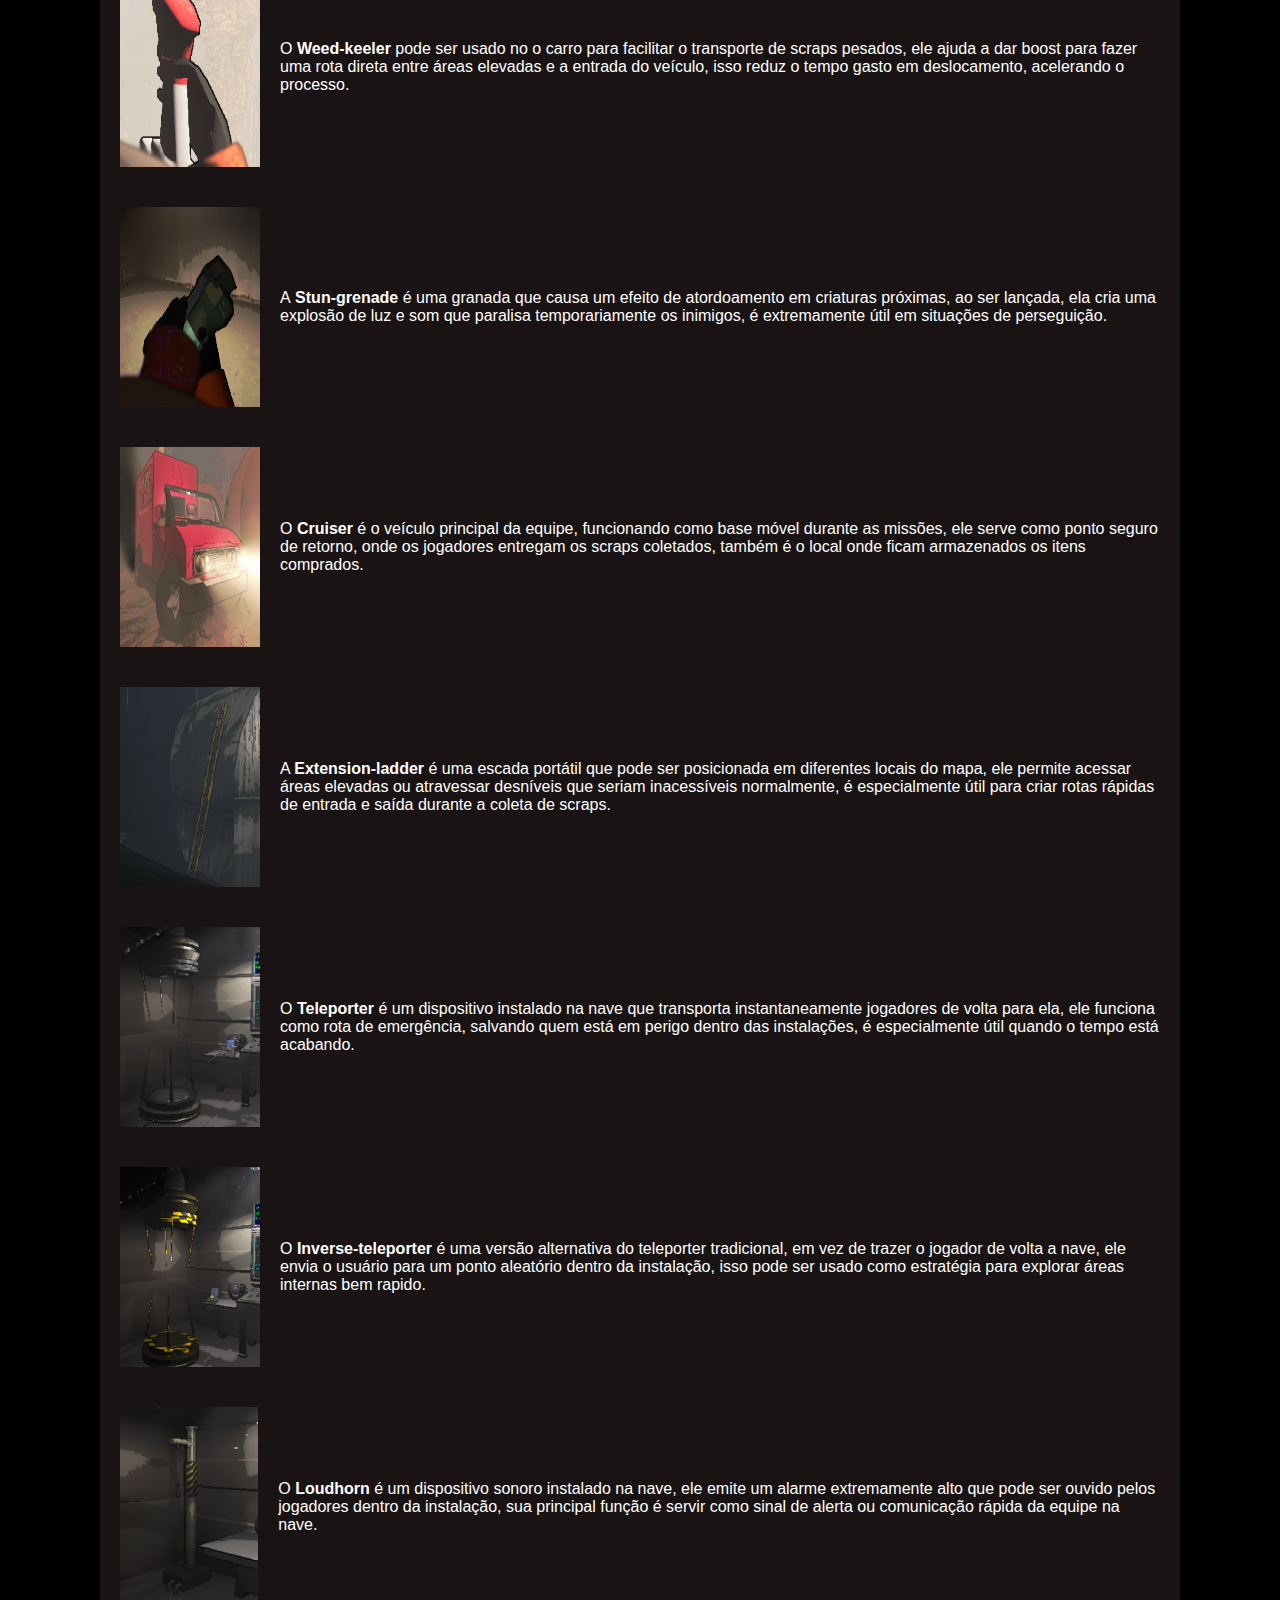
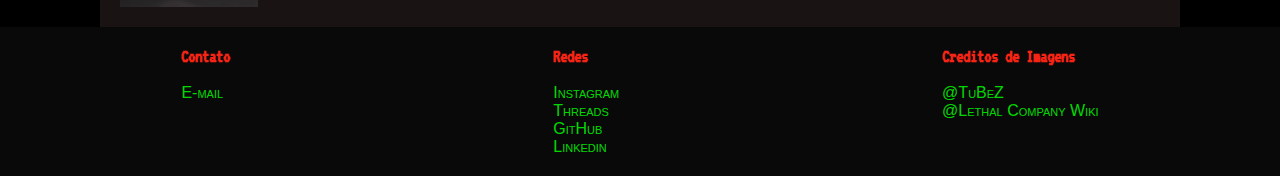
<file: projetos.html-css/guia-lethal-company/equipamentos.html>
<!DOCTYPE html>
<html lang="pt-br">
<head>
<meta charset="UTF-8">
        <meta name="viewport" content="width=device-width, initial-scale=1.0">
        <title>guia lethal company</title>
        <link rel="stylesheet" href="estiloepage03/style.css">
        <link rel="shortcut icon" href="imagens/imagens-home/favicon-original.png" type="image/x-icon">
</head>
<body>
        <header>
                <h1>Guia: Lethal Company Para Iniciantes</h1>
                <p>Neste guia voce ira encontrar informaçoes muito <mark class="marc01">importantes</mark> de tudo que precisa saber sobre <mark class="marc02">Lethal Company.</mark></p>
                <nav>
                <a href="index.html" target="_self">HOME</a>
                <a href="bestiario.html" target="_self">BESTIARIO</a>
                <a href="equipamentos.html" target="_self">EQUIPAMENTOS</a>
                <a href="scraps.html" target="_self">SCRAPS</a>
                <a href="#">TERMINAL</a>
                <a href="#">LUAS</a>
                <a href="#">CLIMAS</a>
                <a href="#">TABELAS / INFO</a>
                </nav>
        </header>
<main>
        <div class="fundo">
        <div class="imagem">
                <img src="imagens/equipamentos/flashlight.png" alt="flashlight">
                <div class="card-container">
                        <p>A<strong> Flashlight </strong>é o item mais básico e indispensável para qualquer exploração nas instalações escuras,
                        sem ela, o jogador fica praticamente cego, aumentando muito o risco de ser pego por criaturas,
                        e usada para iluminar corredores, salas e áreas externas durante missões noturna.</p>
                </div>
        </div>
        </div>

        <div class="fundo">
                <div class="imagem">
                        <img src="imagens/equipamentos/waki-tolkie.png" alt="waki-tolkie">
                        <div class="card-container">
                                <p>O <strong>Walkie-tolkie</strong> é o principal item de comunicação entre jogadores durante as missões,
                                ele permite que um membro da equipe avise os outros sobre perigos ou rotas seguras,
                                é especialmente útil quando o grupo se divide para explorar diferentes áreas do mapa.
                                </p>
                        </div>
                </div>
        </div>

        <div class="fundo">
                <div class="imagem">
                        <img src="imagens/equipamentos/lock-picker.png" alt="lock-picker">
                        <div class="card-container">
                                <p>O <strong>Lock-picker</strong> é usado para abrir portas trancadas sem precisar de chave ou outros recursos,
                                ele economiza tempo valioso, já que muitas áreas bloqueadas escondem scraps importantes,
                                permite acesso rápido a rotas alternativas, evitando caminhos perigosos ou longos.</p>
                        </div>
                </div>
        </div>

        <div class="fundo">
                <div class="imagem">
                        <img src="imagens/equipamentos/spray-paint.png" alt="spray-paint">
                        <div class="card-container">
                                <p>O <strong>Spray-paint</strong> é usado para marcar paredes e superfícies durante a exploração,
                                ele ajuda a criar sinais visuais que orientam o time em ambientes confusos,
                                pode indicar rotas seguras ou locais onde há perigo eminente, funcionando como guia rápido para equipe.</p>
                        </div>
                </div>
        </div>

        <div class="fundo">
                <div class="imagem">
                        <img src="imagens/equipamentos/pro-flashlight.png" alt="pro-flashlight">
                        <div class="card-container">
                                <p>A <strong>Pro-Flashlight</strong> é uma lanterna avançada que oferece iluminação muito mais forte que a padrão,
                                ela amplia significativamente a visibilidade em corredores escuros e áreas abertas
                                é essencial para detectar inimigos à distância e evitar emboscadas
                                também ajuda na coleta.</p>
                        </div>
                </div>
        </div>

        <div class="fundo">
                <div class="imagem">
                        <img src="imagens/equipamentos/boombox.png" alt="boombox">
                        <div class="card-container">
                                <p>A <strong>Boombox</strong> é um item sonoro que pode ser usado para gerar distrações dentro das instalações,
                                ele emite música ou ruídos altos, atraindo a atenção de criaturas para longe dos jogadores,
                                também pode servir como marcador sonoro, ajudando a equipe a localizar pontos de referência.
                                </p>
                        </div>
                </div>
        </div>

        <div class="fundo">
                <div class="imagem">
                        <img src="imagens/equipamentos/radar-booster.png" alt="radar-booster">
                        <div class="card-container">
                                <p>O <strong>Radar-booster</strong> é um item que amplia a capacidade de rastreamento do radar da nave,
                                ele permite que o jogador veja a posição de colegas ou objetos em áreas mais distantes,
                                funciona como uma extensão estratégica, aumentando a cobertura do mapa.</p>
                        </div>
                </div>
        </div>

        <div class="fundo">
                <div class="imagem">
                        <img src="imagens/equipamentos/shovel.png" alt="shovel">
                        <div class="card-container">
                                <p>A <strong>Shovel </strong>é uma ferramenta simples que pode ser usada como arma improvisada contra criaturas,
                                seu ataque é básico, mas permite ao jogador se defender em situações emergenciais,
                                é útil para afastar inimigos menores e ganhar tempo para fugir ou se reorganizar.</p>
                        </div>
                </div>
        </div>

        <div class="fundo">
                <div class="imagem">
                        <img src="imagens/equipamentos/zap-gun.png" alt="zap-gun">
                        <div class="card-container">
                                <p>A <strong>Zap-gun</strong> é uma arma elétrica projetada para paralisar inimigos temporariamente,
                                ele dispara uma carga que imobiliza criaturas, dando ao jogador tempo para escapar,
                                é especialmente eficaz contra monstros rápidos ou agressivos que seriam difíceis de evitar.</p>
                        </div>
                </div>
        </div>

        <div class="fundo">
                <div class="imagem">
                        <img src="imagens/equipamentos/belt-bag.PNG" alt="belt-bag">
                        <div class="card-container">
                                <p>A <strong>Belt-bag</strong> é um item de utilidade que aumenta a capacidade de carregar scraps,
                                ele funciona como uma bolsa extra, permitindo ao jogador levar mais objetos de valor,
                                isso é essencial para maximizar os lucros em missões longas ou com muitos itens disponíveis.</p>
                        </div>
                </div>
        </div>

        <div class="fundo">
                <div class="imagem">
                        <img src="imagens/equipamentos/jat-pack.png" alt="jat-pack">
                        <div class="card-container">
                                <p>A <strong>Jat-pack</strong> é um item de mobilidade que permite ao jogador voar por curtos períodos,
                                ele facilita atravessar áreas perigosas sem precisar passar por corredores infestados,
                                também ajuda a alcançar locais elevados ou inacessíveis, ampliando as rotas de exploração.</p>
                        </div>
                </div>
        </div>

        <div class="fundo">
                <div class="imagem">
                        <img src="imagens/equipamentos/tzp.png" alt="tzp">
                        <div class="card-container">
                                <p>O <strong>TZP</strong> é um item químico que funciona como estimulante para o jogador,
                                ao ser usado, ele aumenta temporariamente a velocidade e a resistência física,
                                essa melhoria permite carregar scraps mais rápido e fugir de criaturas com maior eficiência,</p>
                        </div>
                </div>
        </div>

        <div class="fundo">
                <div class="imagem">
                        <img src="imagens/equipamentos/weed-keeler.png" alt="weed-keeler">
                        <div class="card-container">
                                <p>O <strong>Weed-keeler</strong> pode ser usado no o carro para facilitar o transporte de scraps pesados,
                                ele ajuda a dar boost para fazer uma rota direta entre áreas elevadas e a entrada do veículo,
                                isso reduz o tempo gasto em deslocamento, acelerando o processo.</p>
                        </div>
                </div>
        </div>

        <div class="fundo">
                <div class="imagem">
                        <img src="imagens/equipamentos/strun-granede.png" alt="stun-granede">
                        <div class="card-container">
                                <p>A<strong> Stun-grenade</strong> é uma granada que causa um efeito de atordoamento em criaturas próximas,
                                ao ser lançada, ela cria uma explosão de luz e som que paralisa temporariamente os inimigos,
                                é extremamente útil em situações de perseguição.</p>
                        </div>
                </div>
        </div>

        <div class="fundo">
                <div class="imagem">
                        <img src="imagens/equipamentos/cruiser.png" alt="cruiser">
                        <div class="card-container">
                                <p>O <strong>Cruiser </strong>é o veículo principal da equipe, funcionando como base móvel durante as missões,
                                ele serve como ponto seguro de retorno, onde os jogadores entregam os scraps coletados,
                                também é o local onde ficam armazenados os itens comprados.</p>
                        </div>
                </div>
        </div>

        <div class="fundo">
                <div class="imagem">
                        <img src="imagens/equipamentos/extension-ladder.png" alt="extension-ladder">
                        <div class="card-container">
                                <p>A <strong>Extension-ladder</strong> é uma escada portátil que pode ser posicionada em diferentes locais do mapa,
                                ele permite acessar áreas elevadas ou atravessar desníveis que seriam inacessíveis normalmente,
                                é especialmente útil para criar rotas rápidas de entrada e saída durante a coleta de scraps.</p>
                        </div>
                </div>
        </div>

        <div class="fundo">
                <div class="imagem">
                        <img src="imagens/equipamentos/teleporter.png" alt="teleporter">
                        <div class="card-container">
                                <p>O <strong>Teleporter</strong> é um dispositivo instalado na nave que transporta instantaneamente jogadores de volta para ela,
                                ele funciona como rota de emergência, salvando quem está em perigo dentro das instalações,
                                é especialmente útil quando o tempo está acabando.</p>
                        </div>
                </div>
        </div>

        <div class="fundo">
                <div class="imagem">
                        <img src="imagens/equipamentos/inverse-teleporter.png" alt="inverse-teleporter">
                        <div class="card-container">
                                <p>O <strong>Inverse-teleporter</strong> é uma versão alternativa do teleporter tradicional,
                                em vez de trazer o jogador de volta a nave, ele envia o usuário para um ponto aleatório dentro da instalação,
                                isso pode ser usado como estratégia para explorar áreas internas bem rapido.</p>
                        </div>
                </div>
        </div>

        <div class="fundo">
                <div class="imagem">
                        <img src="imagens/equipamentos/loud-horo.png" alt="loud-horo">
                        <div class="card-container">
                                <p>O <strong>Loudhorn</strong> é um dispositivo sonoro instalado na nave,
                                ele emite um alarme extremamente alto que pode ser ouvido pelos jogadores dentro da instalação,
                                sua principal função é servir como sinal de alerta ou comunicação rápida da equipe na nave.</p>
                        </div>
                </div>
        </div>
        </main>
<footer>
        <div class="footer-container">
                <div>
                        <h3>Contato</h3><br>
                        <p><a href="" target="_blank">E-mail</a> </p>
                </div>
                <div>
                        <h3>Redes</h3> <br>
                        <p><a href="https://www.instagram.com/cappuccino_caramelizado?igsh=cjN0Y2w0bndqbzln" target="_blank">Instagram</a> </p>
                        <p><a href="https://www.threads.com/@cappuccino_caramelizado" target="_blank">Threads</a></p>
                        <p><a href="https://github.com/Matheus-Andrade-Hub" target="_blank">GitHub</a> </p>
                        <p><a href="https://www.linkedin.com/in/matheus-andrade-2159b0208?utm_source=share&utm_campaign=share_via&utm_content=profile&utm_medium=android_app" target="_blank">Linkedin</a> </p>
                </div>
                <div>
                        <h3>Creditos de Imagens</h3> <br>
                        <p><a href="https://steamcommunity.com/sharedfiles/filedetails/?l=spanish&id=3080004446" target="_blank">@TuBeZ</a></p>
                        <p><a href="https://lethal-company.fandom.com/wiki/Lethal_Company_Wiki" target="_blank">@Lethal Company Wiki</a></p>
        </div>
</footer>
</body>
</html>
</file>
<file: exercicios/desafio-do-alien/estilo/style.css>
@charset "UTF-8";

@font-face {
    font-family: alienigena;
    src: url(../fontes/alm_____.ttf);
    font-weight: bold;
}

@font-face {
    font-family: babydoll;
    src: url(../fontes/Baby\ Doll.otf);
    font-weight: bold;
}

@font-face {
    font-family: estrangeira;
    src: url(../fontes/stray.ttf);
    font-weight: bold
}

@import url('https://fonts.googleapis.com/css2?family=Bebas+Neue&display=swap');

/*
    #7D82D1: azul pastel
    #2359AF: Azul
    #070099: Azul-Escuro
    #9123EB: Roxo
    #A200E5: Lilas
    #FFF546: Amarelo
    #00550A: Verde-Escuro
    #4C9550: Verde-Claro
*/

:root {
    --azul-pastel: #7D82D1;
    --azul: #2359AF;
    --azul-escuro: #e9e9e9;
    --roxo: #9123EB;
    --lilas: #A200E5;
    --amarelo: #FFF546;
    --verde-escuro: #00550A;
    --verde-claro: #4C9550;
    --fonte-estrangeira: estrangeira, arial, helvetica, sans-serif;
    --fonte-tema: alienigena, Arial, Helvetica, sans-serif;
    --fonte-apresentaçao: babydoll, Arial, Helvetica, sans-serif;
    --fonte-link: "Bebas Neue", sans-serif;

}

* {
    margin: 0px;
    padding: 0px;
}

body {
    background-color: var(--azul-pastel);
}

nav {
    margin-top: 30px;
    padding-bottom: 13px;
}

nav > a  {
    opacity: 1;
    margin-left: 10px;
    border-radius: 5px;
    padding: 10px;
    font-family: var(--fonte-link, bolder);
    font-weight: bolder;
    text-decoration: none;
    color: rgb(0, 0, 0);
}

nav > a:hover {
    background-color: #24006c;
    color: rgb(25, 223, 4);
    transition: 0.3s;
}

header {
    color: rgb(141, 250, 129);
    padding-top: 50px;
    background-image: linear-gradient(to bottom,var(--lilas)45%, var(--azul-escuro));
}

header > h1  {
    font-family: var(--fonte-apresentaçao);
    text-align: center;
}

header > p {
    color: rgb(141, 250, 129);
    text-align: center;
    margin-top: 25px;
}

main {
    background-color: white;
    width: 1200px;
    margin: auto;
    max-width: 100%;
    min-width: 320px;
    padding-top: 10px;
    padding-bottom: 0.1px;
}

main > p {
    text-align: justify;
    text-indent: 2em;
    margin-top: 10px;
    margin-bottom: 10px;
    margin-left: 10px;
    margin-right: 10px;
}

main > h1  {
    font-family: var(--fonte-tema);
    margin-bottom: 30px;
    margin-top: 30px;
    margin-left: 10px;
    margin-right: 10px;
}

main > h2 {
    font-family: var(--fonte-tema);
    margin-bottom: 30px;
    margin-top: 30px;
    margin-left: 10px;
    margin-right: 10px;
    padding-left: 5px;
    background-image: linear-gradient(to right, #c89dff, #340078);
}

picture > img {
    max-width: 100%;
    width: 1150px;
    height: 400px;
    display: block;
    margin: auto;
    margin-bottom: 10px;
    margin-top: 10px;
}

main > h3 {
    font-family: var(--fonte-tema);
    margin-left: 10px;
    margin-bottom: 30px;
    margin-top: 30px;
    margin-left: 10px;
    margin-right: 10px;
    padding-left: 5px;
    background-image: linear-gradient(to right, #c89dff, #340078);
}

p > a {
    text-decoration: none;
    border-radius: 10px;
    padding-left: 5px;
    padding-top: 1px;
    padding-bottom: 1px;
    background-color: #340078;
    color: rgb(141, 250, 129);
}
p > a::after {
    content: "\1F517";
}


aside > h3 {
    margin-top: 10px;
    margin-bottom: 10px;
    margin-left: 10px;
    margin-right: 10px;
}

section > p {
    text-align: justify;
    padding-top: 10px;
    margin-top: 5px;
    padding-bottom: 5px;
    margin-bottom: 30px;
    margin-left: 10px;
    margin-right: 10px;
}

section > h3 {
    font-family: var(--fonte-tema);
    background-color: #83ffac;
    padding-left: 10px;
    padding-top: 10px;
    padding-bottom: 10px;
    border-top-left-radius: 10px;
    border-top-right-radius: 10px;
}

aside > section {
    background-color: #9101b579;
    border-top-left-radius: 10px;
    border-top-right-radius: 10px;
    margin: auto;
    bottom: 30px;
    width: 98%;
}

section > ul {
    font-family: var(--fonte-estrangeira);
    columns:2 ;
    padding-left: 20px;
    list-style-position: inside;
}

footer > p {
    text-align: center;
    margin-top: 20px;
    background-color: #340078;
    color: #83ffac;
}
</file>
<file: projetos.html-css/desafio-do-cordel-do-mundo-automatico/Estilo/style.css>
@charset "UTF-8";

@import url('https://fonts.googleapis.com/css2?family=Passion+One:wght@400;700;900&display=swap');

@import url('https://fonts.googleapis.com/css2?family=Sriracha&display=swap');

:root {
    --fonte-Passion: "Passion One", arial, helvetica, sans-serif;
    --fonte-Sriracha: "Sriracha", arial, helvetica, sans-serif;
}

* {
    margin: 0px;
    padding: 0px;
}

html, body {
    height: 100vh;
}

header {
    background-image: linear-gradient(to right, black 30%,  #585873 ,  #9f9fc8);
    color: white;
    padding-top: 50px;
    text-align: center;
}

header > h1 {
    font-variant: small-caps;
}

header > p {
    padding-bottom: 50px;
}

a {
    text-decoration: none;
    color: white;
    font-weight: bolder;
}

a:hover {
    text-decoration: underline;
    font-weight: bolder;
}

section.normal {
    font-family: var(--fonte-Sriracha);
    font-size: 1.5em;
    padding: 1em;
    line-height: 2em;
    padding-top: 30px;
    padding-bottom: 30px;
}

section.imagem {
    background-color: rgb(0, 0, 0);
    font-family: var(--fonte-Sriracha);
    font-size: 1.5em;
    padding: 1em;
    line-height: 2em;
    padding-top: 50px;
    padding-bottom: 50px;
}

section#img01 {
    background-image: url(../imagens/pessoas-andando-medio.jpg);
    background-position: center center;
    background-repeat: no-repeat;
    background-size: cover;
    background-attachment: fixed;
    box-shadow: inset 2px 2px 2px 2px black;
}

section#img02 {
    background-image: url(../imagens/tempo-medio.jpg);
    background-repeat: no-repeat;
    background-size: cover;
    background-attachment: fixed;
    background-position: center right;
    box-shadow: inset2px 2px 2px 2px black;
}

section.imagem > p {
    background-image: url(../imagens/);
    background-color: rgba(0, 0, 0, 0.479);
    padding-left: 10px;
    color: white;
    width: 320px;
    box-shadow: 2px 2px 10px black;
}

footer {
    background-color: black;
    color: white;
    text-align: center;
}
</file>
<file: projetos.html-css/desafio-do-cordel/Estilo/style.css>
@charset "UTF-8";

@import url('https://fonts.googleapis.com/css2?family=Passion+One:wght@400;700;900&display=swap');

@import url('https://fonts.googleapis.com/css2?family=Sriracha&display=swap');

* {
    margin: 0px;
    padding: 0px;
}

html, body {
    height: 100vh;
}

:root {
    --fonte-passion: "Passion One", Arial, Helvetica, sans-serif;
    --fonte-sriracha: "Sriracha", Arial, helvetica, sans-serif;
}

header {
    background-color: black;
    font-family: var(--fonte-passion);
    color:white;
    text-align: center;
    padding-top: 50px;
}

header > p {
    padding-bottom: 50px;
}

header > h1 {
    font-variant: small-caps;
    font-size: 3em;
}

a {
    font-weight: bold;
    color: white;
    text-decoration: none;
}

a:hover {
    text-decoration: underline;
}

section.normal {
    background-color: white;
    font-family: var(--fonte-sriracha);
    padding-top: 30px;
    padding-bottom: 30px;
    line-height: 2em;
    font-size: 1.5em;
    padding: 35px;
}

section.imagem {
    background-color: rgba(0, 0, 0, 0.49);
    font-family: var(--fonte-sriracha);
    padding-top: 30px;
    padding-bottom: 30px;
    line-height: 2em;
    font-size: 1.5em;
    padding: 35px;
}

section.imagem > p {
    background-color: rgba(0, 0, 0, 0.345);
    width: 300px;
    color: white;
    padding-left: 7px;
    box-shadow: 1px 1px 1px black;
}

section#img01 {
    background-image: url(../imagens/background001.jpg);
    background-position: center center;
    background-size: cover;
    background-attachment: fixed;
    background-repeat: no-repeat;
    box-shadow: inset 1px 1px 5px 1px black;
}

section#img02 {
    background-image: url(../imagens/background002.jpg);
    background-position: center right;
    background-repeat: no-repeat;
    background-size: cover;
    background-attachment: fixed;
    box-shadow: inset 1px 1px 5px 1px black;
}

section > p {
    padding-top: 20px;
    padding-bottom: 20px;
}

footer {
    background-color: black;
    color: white;
    text-align: center;
}
</file>
<file: projetos.html-css/desafio-login/estilos/mobile.css>
@charset "UTF-8";

* {
    padding: 0px;
    margin: 0px;
}

html, body {
    width: 100vw;
    height: 100vh;
}

body {
    position: relative;
    background-color: rgb(37, 5, 66);
}

main {
    width: 300px;
    height: 650px;
    position: absolute;
    top: 50%;
    left: 50%;
    transform: translate(-50%, -50%);
    background-color: rgb(255, 255, 255);
    border-radius: 20px;
}

section > h2 {
    padding: 10px;
    text-align: center;
}

section > p {
    text-align: justify;
    padding: 10px;
}

#foto {
    width: 100%;
    height: 270px;
    overflow: hidden;
    border-radius: 20px 20px 0px 0px;
    background-image: url(../imagens/tecnologia.jpg);
    background-size: cover;
    background-repeat: no-repeat;
    background-position: center center;
}

input {
    height: 35px;
    width: 82%;
    border-radius: 10px;
    margin-bottom: 5px;
    padding-left: 8px;
    margin-top: 5px;
    background-color: rgb(150, 57, 154);
    border: 1px solid black;
}

input:focus {
    outline: none
}

input:hover {
    background-color: white;
}

input::placeholder {
    color: rgb(6, 6, 6);
}

#form01 {
    background-color: rgb(4, 51, 100);
    width: 90%;
    margin: auto;
    margin-bottom: 10px;
    border-radius: 10px;
    color: white;
}

#form02 {
    background-color: rgb(4, 51, 100);
    margin: auto;
    width: 90%;
    border-radius: 10px;
    color: white;
}

#form03 {
    text-align: center;
    width: 90%;
    margin: auto;
    margin-top: 5px;
}

.log {
    width: 100%;
    height: 50px;
    font-size: 1.1em;
    color: rgb(0, 241, 173);
}

.log:hover {
    background-color: rgb(245, 97, 250);
    cursor: pointer;
    color: white;
}

#recuperaçao {
    color: rgb(150, 57, 154);
    background-color: white;
}

#recuperaçao:hover {
    background-color: rgb(245, 97, 250);
    color: white;
    cursor: pointer;
}

span {
    margin-left: 5px;
    
}
</file>
<file: projetos.html-css/desafio-login/estilos/media-queries.css>
@charset "UTF-8";

* {
    padding: 0px;
    margin: 0px;
}

html, body {
    width: 100vw;
    height: 100vh;
}

body {
    position: relative;
    background-color: rgb(37, 5, 66);
}

@media screen and (min-width: 768px) and (max-width: 1023px) {
    main {
        width: 80vw;
        height: 450px;
    }

    #foto {
        height: 270px;
        overflow: hidden;
        border-radius: 20px 0px 0px 20px;
        background-image: url(../imagens/tecnologia.jpg);
        background-size: cover;
        background-repeat: no-repeat;
        background-position: center center;
        float: left;
        width: 30%;
        height: 100%;
    }

    section {
        float: right;
        width: 55vw;
    }

    input {
        height: 35px;
        width: 87%;
        border-radius: 10px;
        margin-bottom: 5px;
        padding-left: 8px;
        margin-top: 5px;
        background-color: rgb(150, 57, 154);
        border: 1px solid black;
    }

    #formulario {
        margin-top: 50px;
    }

    #apresentaçao {
        margin-top: 30px;
    }
}

@media screen and (min-width: 1024px) and (max-width: 1150px) {
    main {
        width: 80vw;
        height: 550px;
    }

    #foto {
        float: right;
        width: 30%;
        height: 100%;
        border-radius: 0px 20px 20px 0px;
    }

    section {
        float: left;
        width: 70%;
    }

    #apresentaçao {
        padding-top: 60px;
    }

    #formulario {
        padding-top: 120px;
    }

    input {
        height: 35px;
        width: 90%;
    }
}

@media screen and (min-width: 1151px) {
    main {
        width: 80vw;
        height: 550px;
    }

    #foto {
        float: left;
        height: 100%;
        width: 30%;
        border-radius: 20px 0px 0px 20px;
    }

    section {
        float: right;
        width: 66%;
    }

    #apresentaçao {
        padding-top: 80px;
    }

    #formulario {
        padding-top: 110px;
    }

    input {
        width: 92%;
    }
}
</file>
<file: projetos.html-css/desafio-social/estilo/style.css>
@charset "UTF-8";

* {
    margin: 0px;
    padding: 0px;
}

body, html {
    height: 100dvh;
    width: 100dvw;
    font-family: Arial, Helvetica, sans-serif;
    font-weight: bolder;
}

body {
    background-image: url(../imagens/fundo-madeira.jpg);
    background-attachment: fixed;
    background-repeat: no-repeat;
    background-size: cover;
    background-position: center center;
}

main {
    height: 100dvh;
    position: relative;
    display: flex;
    justify-content: right;
    align-items:flex-start;
}

#telefone {
    position: absolute;
    top: 50%;
    left: 50%;
    transform: translate(-50%, -50%);
}

#telefone > img {
    width: 250px;
    height: 500px;
} 

#tela > img {
    width: 215px;
    height: 375px;
}

#tela {
    position: absolute;
    top: 50%;
    left: 50%;
    transform: translate(-50%, -50%);
}

.logo {
    width: 90dvw;
    width: 50px;
    height: 50px;
    border-radius: 50%;
    display: block;
}

a > img{
    margin-bottom: 20px;
    margin-top: 40px;
    box-shadow: 3px 3px 5px black;
}

a > img:hover {
    outline: 3px solid white;
    transform: translate(-3px, -3px);
    box-sizing: 3px 3px 10px black;
    transition: transform .3s;
}

nav {
    margin-right: 30px;
}

iframe {
    width: 215px;
    height: 375px;
}
</file>
<file: projetos.html-css/guia-lethal-company/estilo/style.css>
@charset "UTF-8";

@import url('https://fonts.googleapis.com/css2?family=Press+Start+2P&display=swap');

@import url('https://fonts.googleapis.com/css2?family=Orbitron:wght@400;700&display=swap');

:root {
    --titulo: "Press Start 2P", arial, helvetica, sans-serif;
    --menu: "Orbitron", arial, helvetica, sans-serif;
}

html, body {
    height: vh100;
    background-color: rgb(0, 0, 0);
    background-image: url(../imagens/imagens-home/pexels-manoah-ruiz-rodriguez-696984157-18030913.jpg);
    background-attachment:fixed;
    background-repeat: no-repeat;
    background-size: cover;
}

* {
    margin: 0px;
    padding: 0px;
}

header {
    background-color: black;
    color: white;
    text-align: center;
    padding-top: 50px;
}

header > h1 {
    color: rgb(255, 0, 0);
    font-weight: bolder;
    font-family: var(--titulo);
    font-size: 1.4em;
    padding-bottom: 10px;
}

mark.marc01 {
    background-color: rgb(0, 0, 0);
    color: yellow;
}

mark.marc02 {
    background-color: rgb(0, 0, 0);
    color: rgb(255, 0, 0);;
}

header > p {
    font-family: var(--menu);
    font-variant: small-caps;
    margin-top: 10px;
    margin-bottom: 50px;
}

nav {
    text-align: left;
    padding-bottom: 15px;
}

nav > a {
    padding: 7px;
    font-family: var(--menu);
    font-weight: bolder;
    font-size: 0.7em;
    text-decoration: none;
    color: white;
    margin-left: 30px;
}

nav > a:hover {
    font-weight: bolder;
    border-top-left-radius: 5px;
    border-bottom-right-radius: 5px;
    transition: 0.2s;
    color: rgb(251, 6, 6);
    background-color: rgba(112, 0, 0, 0.749);
} 

main {
    background-color: white;
    max-width: 1200px;
    min-width: 320px;
    margin: auto;
    text-align: justify;
    padding: 10px;
    margin-bottom: 55px;
}

section > h2 {
    font-family: var(--titulo);
    margin-top: 20px;
    margin-bottom: 20px;
    font-size: 0.8em;
    padding-top: 7px;
    padding-bottom: 7px;
    padding-left: 10px;
    border-top-left-radius: 10px;
    border-bottom-right-radius: 10px;
    background-color: rgb(189, 1, 1);
    color: rgb(255, 243, 78);

}

section > p {
    text-indent: 1em;
    line-height: 1.3em;
}

main > picture > img.photo01, img.photo02 {
    display: flex;
    margin: 0 auto;
    width: 100%;
    text-align: center;
    padding-top: 20px;
    padding-bottom: 20px;
    max-height: 300px;
    max-width: 1200px;
}

footer {
    background-color: rgba(0, 0, 0, 0.438);
    color: white;
    height: 235px;
    margin: auto;
    padding-left: 10px;
    width: 60%;
    line-height: 80px;
}
</file>
<file: exercicios/desafio-do-android/estilo/style.css>
@charset "UTF-8";

@import url('https://fonts.googleapis.com/css2?family=Bebas+Neue&family=Plaster&display=swap');

@font-face {
    font-family: android;
    src: url(../fontes/idroid.otf);
    font-weight: normal;
}

main > h1 {
    font-family: "android", cursive;
}

main > h2 {
    font-family: "android", cursive;
}
</file>
<file: projetos.html-css/guia-lethal-company/estiloepage02/style.css>
@charset "UTF-8";

@import url('https://fonts.googleapis.com/css2?family=Press+Start+2P&display=swap');

@import url('https://fonts.googleapis.com/css2?family=Orbitron:wght@400;700&display=swap');

@import url('https://fonts.googleapis.com/css2?family=VT323&display=swap');

:root {
    --titulo: "Press Start 2P", arial, helvetica, sans-serif;
    --menu: "Orbitron", arial, helvetica, sans-serif;
    --nav: "VT323", arial, helvetica, sans-serif;
}

html, body {
    min-height: 100dvh;
    background-color: rgb(0, 0, 0);
    background-image: url(../imagens/imagens-home/pexels-manoah-ruiz-rodriguez-696984157-18030913.jpg);
    background-attachment:fixed;
    background-repeat: no-repeat;
    background-size: cover;
}

* {
    margin: 0px;
    padding: 0px;
}

header {
    background-image: url(../imagens/imagens-home/pexels-manoah-ruiz-rodriguez-696984157-18030913.jpg);
    background-attachment:fixed;
    background-repeat: no-repeat;
    background-size: cover;
    background-color: black;
    color: white;
    text-align: center;
    padding-top: 50px;
}

header > h1 {
    color: rgb(255, 0, 0);
    font-weight: bolder;
    font-family: var(--titulo);
    font-size: 1em;
    line-height: 3em;
    padding-bottom: 10px;
}


mark.marc01 {
    background-color: rgb(0, 0, 0);
    color: yellow;
}

mark.marc02 {
    background-color: rgb(0, 0, 0);
    color: rgb(255, 0, 0);;
}

header > p {
    font-family: var(--menu);
    font-variant: small-caps;
    margin-top: 10px;
    margin-bottom: 50px;
    font-size: 1em;
}

nav {
    text-align: left;
    padding-bottom: 15px;
    margin-left: 7%;
}

nav > a {
    flex-wrap: wrap;
    justify-content: center;
    align-items: center;
    line-height: 3em;
    gap: 10px;
    padding-bottom: 10px;
    padding: 7px;
    font-family: var(--menu);
    font-weight: bolder;
    font-size: 0.7em;
    text-decoration: none;
    color: white;
    margin-left: 10px;
}

nav > a:hover {
    font-weight: bolder;
    border-top-left-radius: 5px;
    border-bottom-right-radius: 5px;
    transition: 0.2s;
    color: rgb(251, 6, 6);
    background-color: rgba(112, 0, 0, 0.749);
} 

main {
    background-image: url(../imagens/imagens-home/mansion.webp);
    background-attachment: fixed;
    background-size: cover;
    background-position: right center;
    background-color: rgb(255, 255, 255);
    position: relative; 
    max-width: 900px;
    min-width: 320px;   
    height: 100%;
    margin: auto;
    text-align: justify;
    padding: 10px;
}

/*Cards
    Nivel de poder
    Tier de Perigo
    Hits para matar
    Dano
    Duraçao de stun
*/

/*Faltou:
    STomie
    Cmosca do mordomo
    SRobo
    BBarbeiro
    Dromaning

*/

.card {
    margin: 30px auto;
    background-color: rgb(0, 0, 0);
    width: 300px;
    border-radius: 5px;
    margin-top: 21.6px;
    overflow: hidden;
}
.card img {
    background-image: url(../imagens/imagens-home/Corredor\ industrial\ .png);
    background-repeat: no-repeat;
    background-position: center center;
    background-attachment: fixed;
    background-size: cover;
    width: 100%;
    height: 400px;
}  

.card-container {
    text-align: justify;
    font-family: var(--nav);
    line-height: 2em;
    color: #00ff00db;
    width: 300px;
    padding: 12px;
    height: 100px;
    overflow: hidden;
    overflow-wrap: break-word;
    overflow-y:scroll;
}

.borda-vermelha {
    background-color: rgba(255, 255, 255, 0.893);
    background-position: center bottom;
    background-image: url(../imagens/imagens-home/nevoa-vermelha.jpg);
    background-size: cover;
    height: 569px;
    width: 340px;
    overflow: hidden;
    margin: auto;
    margin-bottom: 100px;
    margin-top: 40px;
}

.borda-laranja {
    background-color: rgba(255, 255, 255, 0.893);
    background-position: center bottom;
    background-image: url(../imagens/imagens-home/nevoa-laranja.avif);
    background-size: cover;
    height: 569px;
    width: 340px;
    overflow: hidden;
    margin: auto;
    margin-bottom: 100px;
    margin-top: 40px;
}

.borda-amarela {
    background-color: rgba(255, 255, 255, 0.893);
    background-image: url(../imagens/imagens-home/nevoa-amarela.avif);
    background-size: cover;
    height: 569px;
    width: 340px;
    overflow: hidden;
    margin: auto;
    margin-bottom: 100px;
    margin-top: 40px;
}

.borda-azul {
    background-color: rgba(255, 255, 255, 0.893);
    background-position: center bottom;
    background-image: url(../imagens/imagens-home/nevoa-azul.avif);
    background-size: cover;
    height: 569px;
    width: 340px;
    overflow: hidden;
    margin: auto;
    margin-bottom: 100px;
    margin-top: 40px;
}

.borda-cinza {
    background-color: rgba(255, 255, 255, 0.893);
    background-position: center bottom;
    background-image: url(../imagens/imagens-home/nevoa-cinza.jpg);
    background-size: cover;
    height: 569px;
    width: 340px;
    overflow: hidden;
    margin: auto;
    margin-bottom: 100px;
    margin-top: 40px;
}

footer{
    color: white;
    padding: 20px;
    background-color: #1111118a;
}

footer a {
    font-family: 'Gill Sans', 'Gill Sans MT', Calibri, 'Trebuchet MS', sans-serif;;
    font-variant: small-caps;
    color: #00ff00db;
    text-decoration: none;
}

footer a:hover {
    text-decoration: underline;
}

footer h3 {
    color: rgb(247, 36, 21);
    font-family: var(--nav);
    font-variant: normal;
}

.footer-container {
    display: flex;
    justify-content: space-around;
}
</file>
<file: projetos.html-css/guia-lethal-company/estiloepage03/style.css>
@charset "UTF-8";

@import url('https://fonts.googleapis.com/css2?family=Press+Start+2P&display=swap');

@import url('https://fonts.googleapis.com/css2?family=Orbitron:wght@400;700&display=swap');

@import url('https://fonts.googleapis.com/css2?family=VT323&display=swap');

:root {
    --titulo: "Press Start 2P", arial, helvetica, sans-serif;
    --menu: "Orbitron", arial, helvetica, sans-serif;
    --nav: "VT323", arial, helvetica, sans-serif;
}

html, body {
    min-height: 100dvh;
    background-color: rgb(0, 0, 0);
    background-image: url(../imagens/imagens-home/pexels-manoah-ruiz-rodriguez-696984157-18030913.jpg);
    background-attachment:fixed;
    background-repeat: no-repeat;
    background-size: cover;
}

* {
    margin: 0px;
    padding: 0px;
}

header {
    background-image: url(../imagens/imagens-home/pexels-manoah-ruiz-rodriguez-696984157-18030913.jpg);
    background-attachment:fixed;
    background-repeat: no-repeat;
    background-size: cover;
    background-color: black;
    color: white;
    text-align: center;
    padding-top: 50px;
}

header > h1 {
    color: rgb(255, 0, 0);
    font-weight: bolder;
    font-family: var(--titulo);
    font-size: 1em;
    line-height: 3em;
    padding-bottom: 20px;
}

mark.marc01 {
    background-color: rgb(0, 0, 0);
    color: yellow;
}

mark.marc02 {
    background-color: rgb(0, 0, 0);
    color: rgb(255, 0, 0);;
}

header > p {
    font-family: var(--menu);
    font-variant: small-caps;
    margin-bottom: 50px;
}

nav {
    text-align: left;
    padding-bottom: 15px;
    margin-left: 10%;
}

nav > a {
    flex-wrap: wrap;
    justify-content: center;
    align-items: center;
    line-height: 3em;
    gap: 10px;
    padding-bottom: 10px;
    padding: 7px;
    font-family: var(--menu);
    font-weight: bolder;
    font-size: 0.7em;
    text-decoration: none;
    color: white;
    margin-left: 10px;
}

nav > a:hover {
    font-weight: bolder;
    border-top-left-radius: 5px;
    border-bottom-right-radius: 5px;
    transition: 0.2s;
    color: rgb(251, 6, 6);
    background-color: rgba(112, 0, 0, 0.749);
} 

main {
    background-image:url(../imagens/imagens-home/titan.jpg);
    background-size: cover;
    background-attachment: fixed;
    background-position: center right;
    background-color: white;
    max-width: 1200px;
    min-width: 320px;   
    height: 100%;
    margin: auto;
    padding-top: 30px;
}

.imagem {
    display: flex;
    align-items: center;
    gap: 20px;
    padding: 20px;
}

.card-container {
    padding-top: 20px;
    padding-bottom: 20px;
}

.fundo {
    background-color: rgba(56, 40, 40, 0.47);
    width: 90%;
    margin: auto;
}

p {
    color: white;
}

img {
    width: 140px;
    height: 200px;
}

p {
    font-family:'Gill Sans', 'Gill Sans MT', Calibri, 'Trebuchet MS', sans-serif;
    overflow: hidden;
}

footer {
    color: white;
    padding: 20px;
    background-color: #1111118a;
}

footer a {
    font-family: 'Gill Sans', 'Gill Sans MT', Calibri, 'Trebuchet MS', sans-serif;;
    font-variant: small-caps;
    color: #00ff00db;
    text-decoration: none;
}

footer a:hover {
    text-decoration: underline;
}

footer h3 {
    color: rgb(247, 36, 21);
    font-family: var(--nav);
    font-variant: normal;
}

.footer-container {
    display: flex;
    justify-content: space-around;
}
</file>
